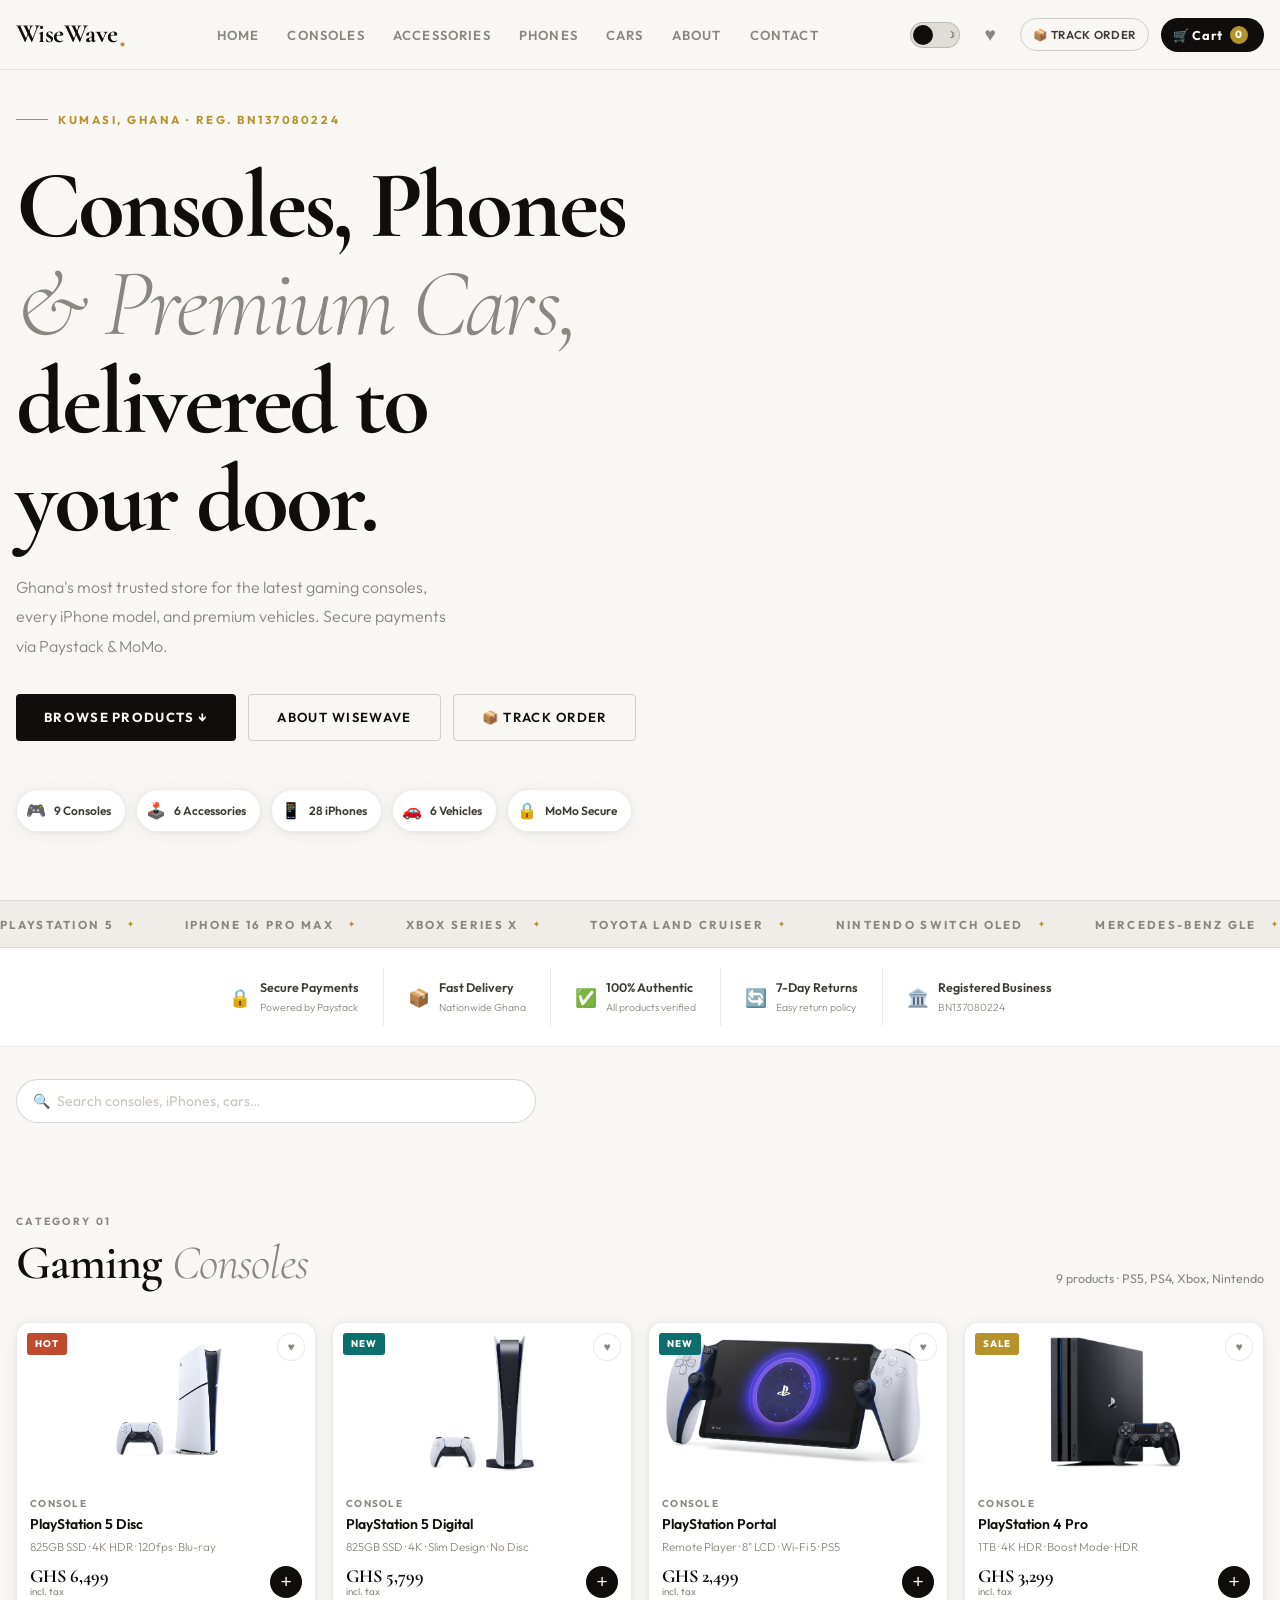
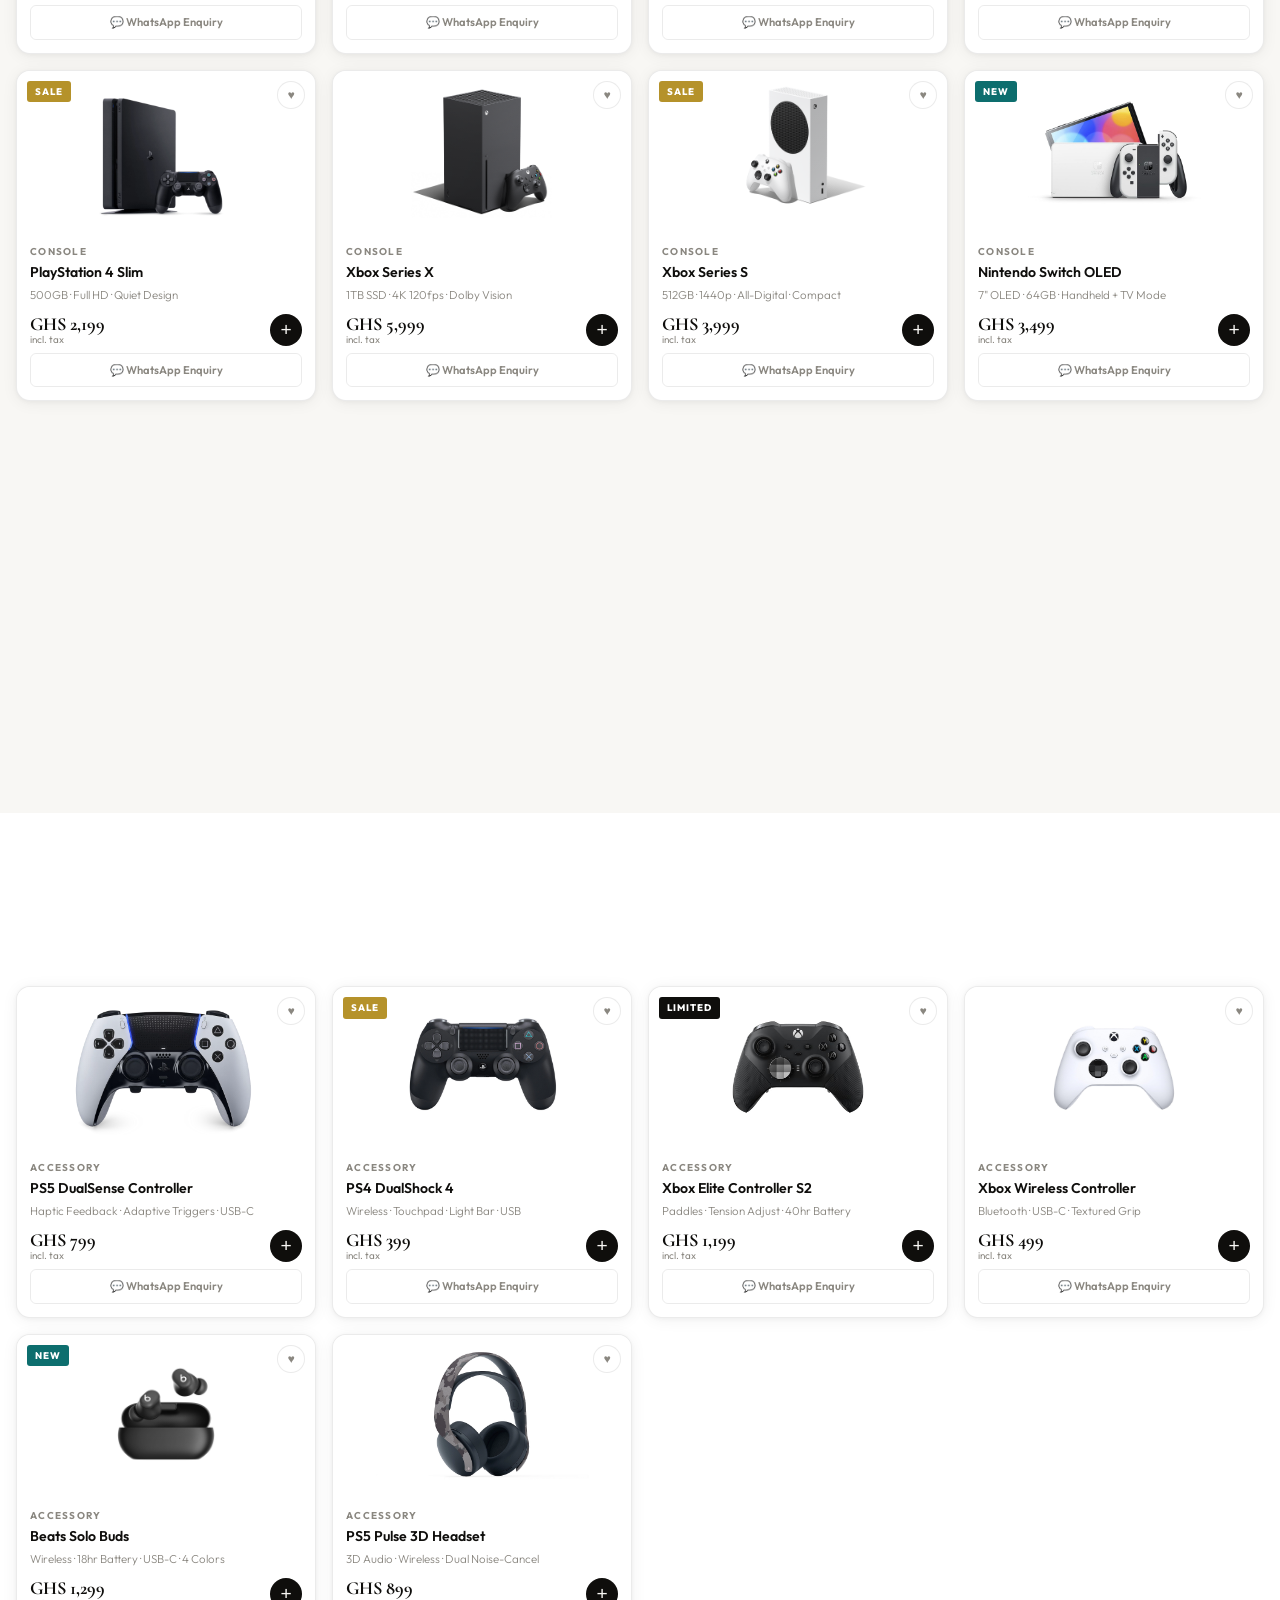
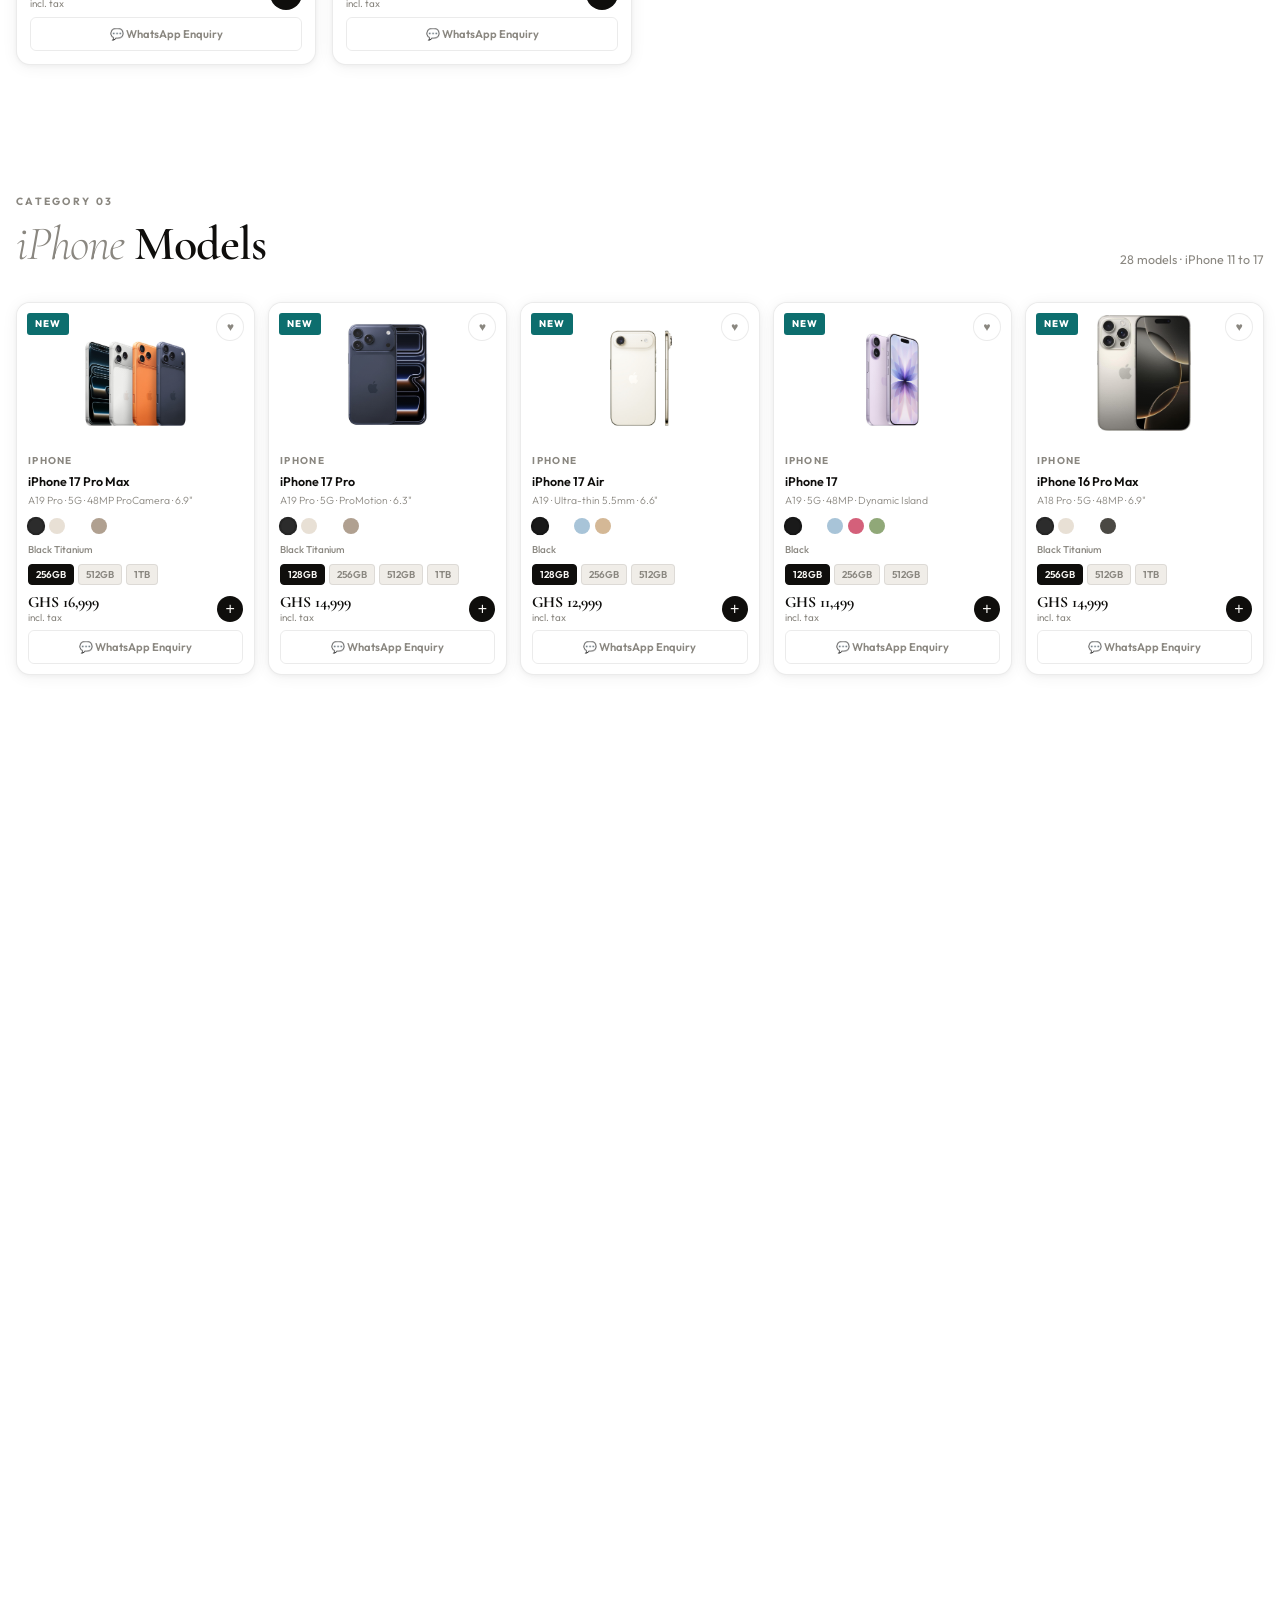
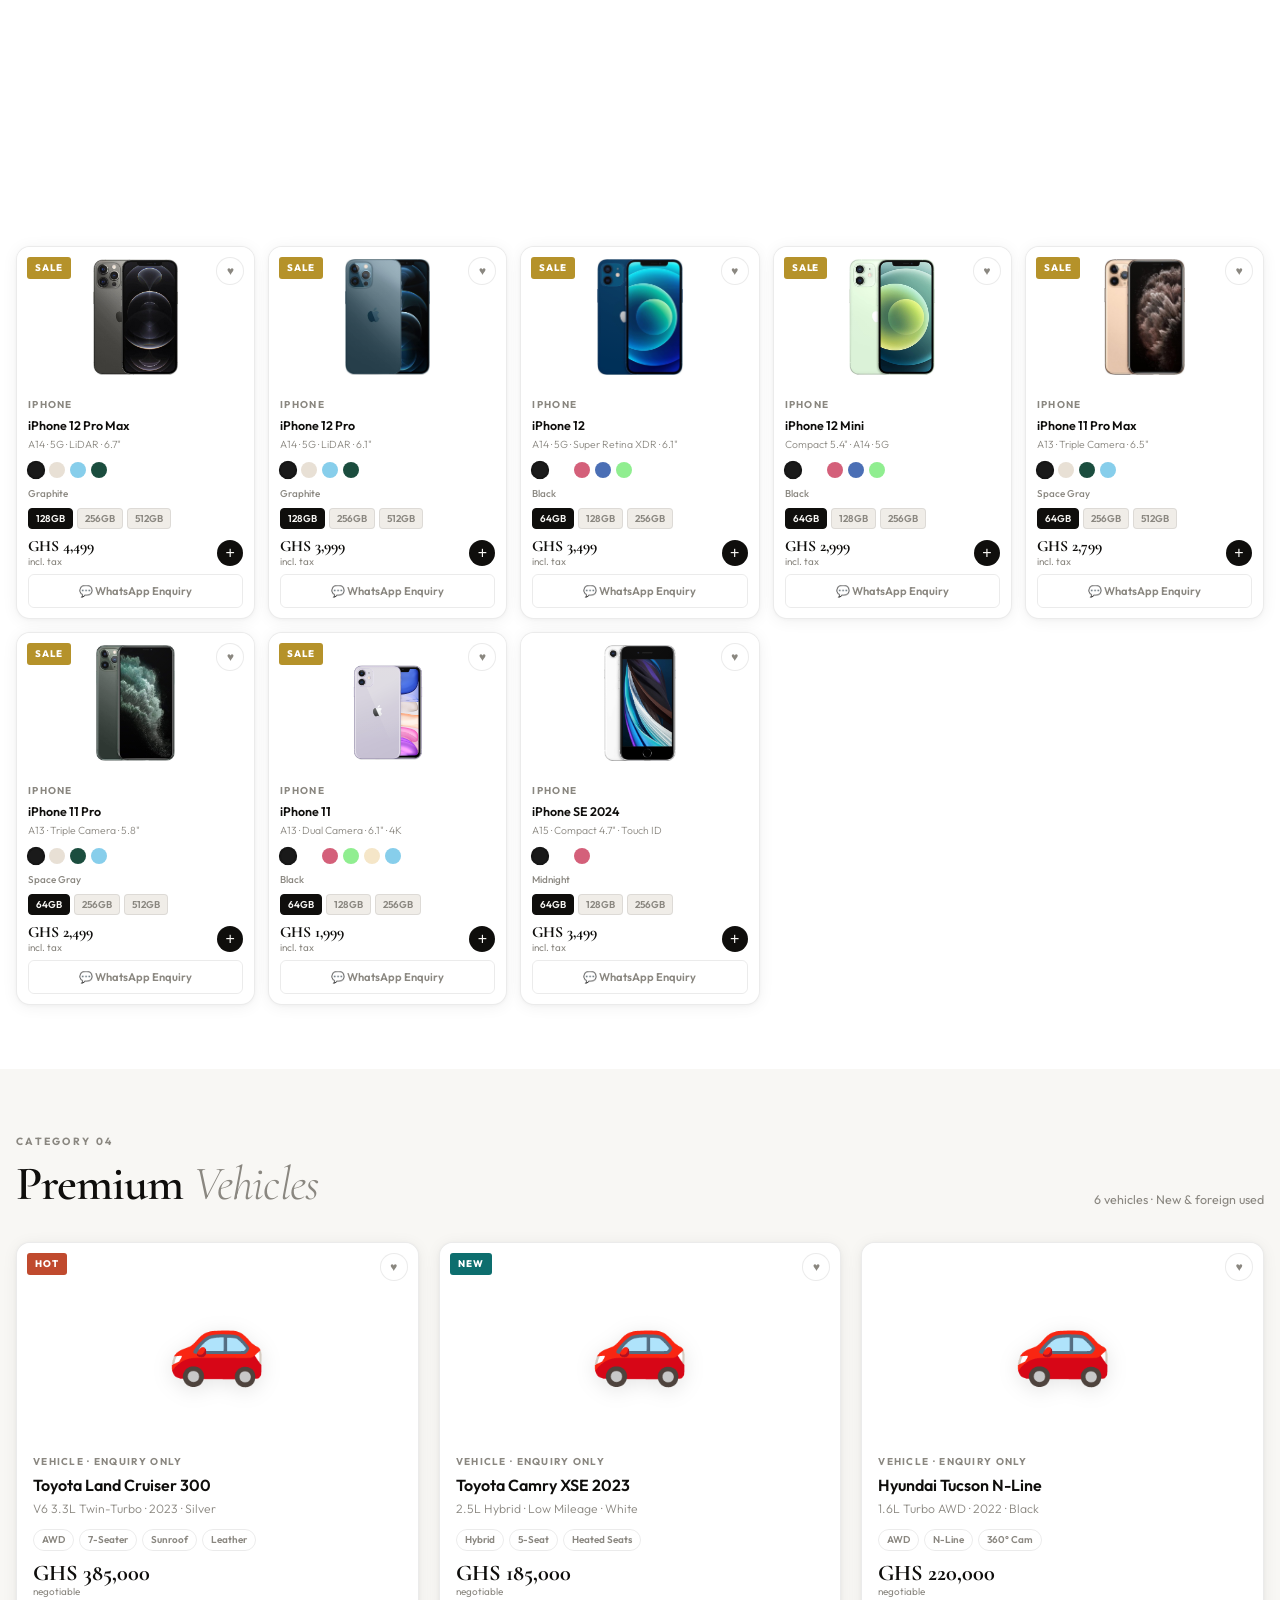
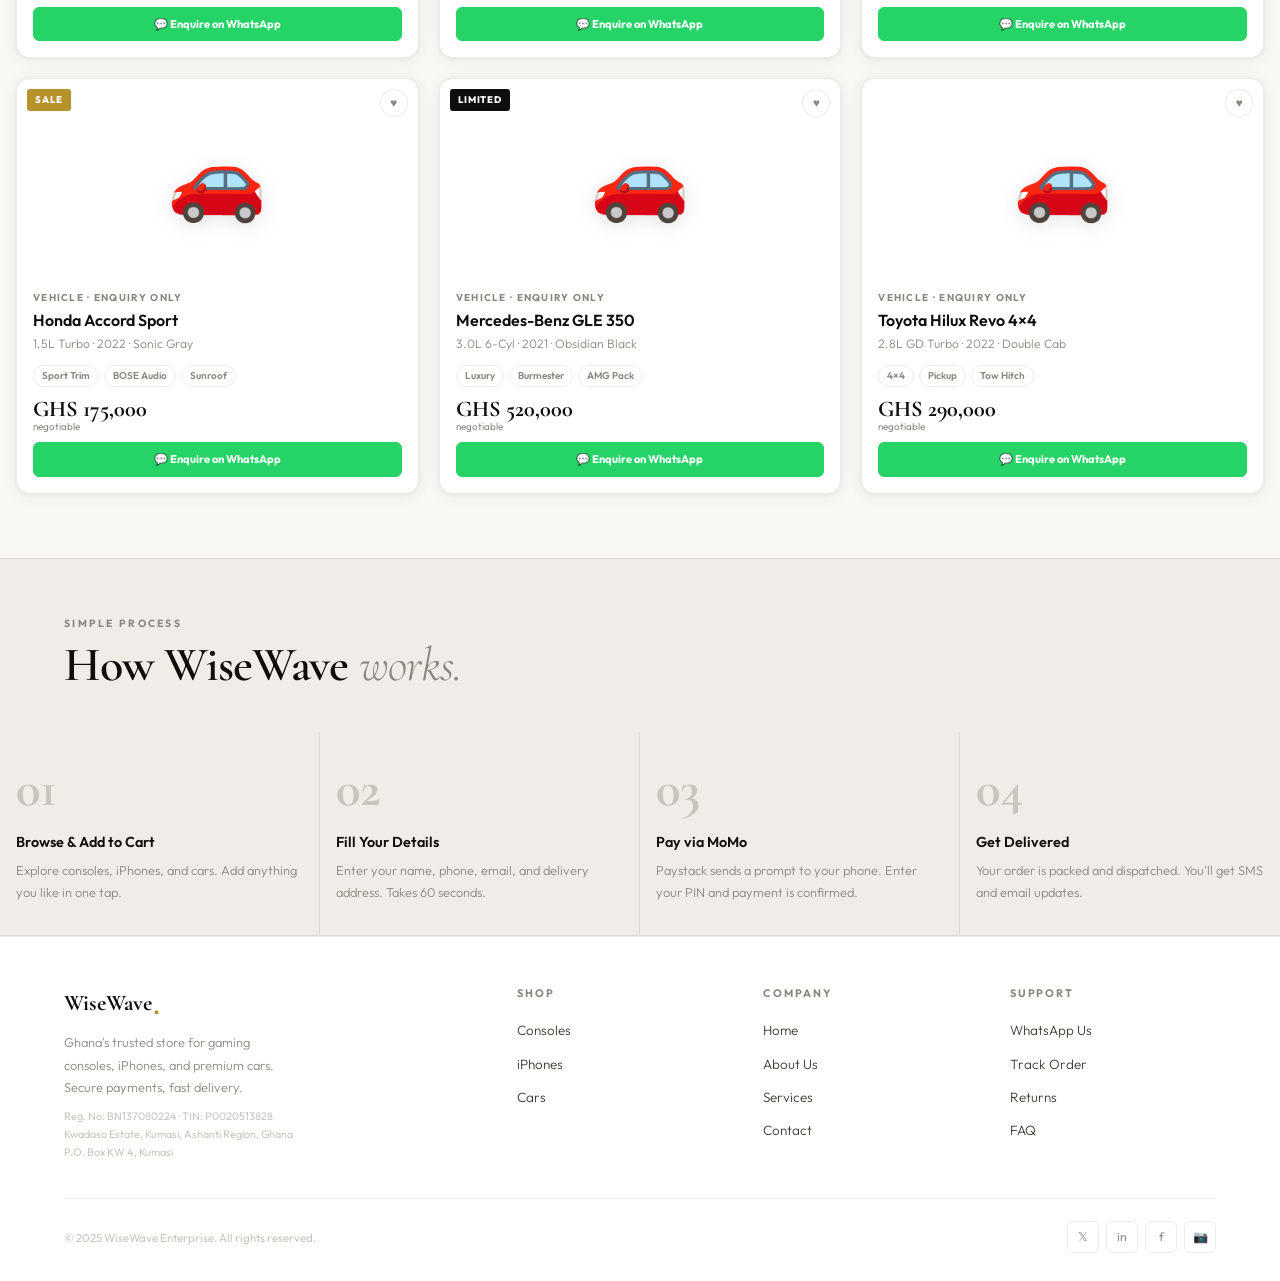
<file: index.html>
<!DOCTYPE html>
<html lang="en" data-theme="light">
<head>
<meta charset="UTF-8">
<meta name="viewport" content="width=device-width, initial-scale=1.0, viewport-fit=cover">
<title>WiseWave — Shop</title>
<link href="https://fonts.googleapis.com/css2?family=Cormorant+Garamond:ital,wght@0,300;0,400;0,600;0,700;1,300;1,400&family=Outfit:wght@300;400;500;600;700&display=swap" rel="stylesheet">
<style>
/* ══════════════ TOKENS ══════════════ */
:root{--tr:.35s cubic-bezier(.4,0,.2,1);}
[data-theme="light"]{
  --bg:#f8f7f4;--bg2:#ffffff;--bg3:#f0ede8;--bg4:#e8e4de;
  --surface:#fff;--card:#fff;
  --border:rgba(0,0,0,.08);--border2:rgba(0,0,0,.16);
  --text:#0f0e0c;--text2:#3d3b35;--muted:#8a8780;--faint:#c8c5be;
  --gold:#b5922a;--gold-light:rgba(181,146,42,.1);--gold-border:rgba(181,146,42,.25);
  --teal:#0d6e6e;--teal-light:rgba(13,110,110,.1);
  --coral:#c04a2e;
  --nav-bg:rgba(248,247,244,.92);
  --tog-bg:#e0ddd6;--tog-k:#0f0e0c;
  --sh:0 2px 16px rgba(0,0,0,.06),0 1px 4px rgba(0,0,0,.04);
  --sh-h:0 16px 48px rgba(0,0,0,.13),0 2px 8px rgba(0,0,0,.06);
  --sh-lg:0 24px 64px rgba(0,0,0,.15);
}
[data-theme="dark"]{
  --bg:#0c0c0f;--bg2:#141418;--bg3:#1a1a20;--bg4:#212128;
  --surface:#141418;--card:#1c1c24;
  --border:rgba(255,255,255,.07);--border2:rgba(255,255,255,.15);
  --text:#f2f0eb;--text2:#c0bdb5;--muted:#7a7870;--faint:#3a3830;
  --gold:#d4aa50;--gold-light:rgba(212,170,80,.12);--gold-border:rgba(212,170,80,.25);
  --teal:#4db8b8;--teal-light:rgba(77,184,184,.12);
  --coral:#e07060;
  --nav-bg:rgba(12,12,15,.92);
  --tog-bg:#2a2a35;--tog-k:#e8d5a3;
  --sh:0 2px 16px rgba(0,0,0,.4);
  --sh-h:0 16px 48px rgba(0,0,0,.65);
  --sh-lg:0 24px 64px rgba(0,0,0,.75);
}

*,*::before,*::after{box-sizing:border-box;margin:0;padding:0;}
html{scroll-behavior:smooth;-webkit-tap-highlight-color:transparent;}
body{background:var(--bg);color:var(--text);font-family:'Outfit',sans-serif;font-weight:400;line-height:1.65;overflow-x:hidden;transition:background var(--tr),color var(--tr);}
::selection{background:var(--gold);color:#fff;}

/* ══════════════ NAV ══════════════ */
.nav{position:fixed;top:0;left:0;right:0;z-index:200;height:70px;background:var(--nav-bg);backdrop-filter:blur(20px) saturate(180%);-webkit-backdrop-filter:blur(20px) saturate(180%);border-bottom:1px solid var(--border);display:flex;align-items:center;padding:0 5%;gap:16px;transition:background var(--tr),border-color var(--tr);}
.logo{font-family:'Cormorant Garamond',serif;font-size:1.65rem;font-weight:700;color:var(--text);letter-spacing:-.02em;display:flex;align-items:baseline;gap:.04em;white-space:nowrap;text-decoration:none;}
.logo-dot{color:var(--gold);font-size:2.1rem;line-height:0;position:relative;top:4px;}
.nav-links{display:flex;gap:.25rem;list-style:none;flex:1;justify-content:center;}
.nav-links a{color:var(--muted);font-size:.82rem;font-weight:600;letter-spacing:.09em;text-transform:uppercase;padding:.4rem .75rem;border-radius:4px;transition:color .2s,background .2s;text-decoration:none;}
.nav-links a:hover{color:var(--text);background:var(--bg3);}
.nav-links a.active{color:var(--gold);}
.nav-right{display:flex;align-items:center;gap:.75rem;margin-left:auto;}
/* toggle */
.tog{width:50px;height:26px;background:var(--tog-bg);border-radius:50px;border:1px solid var(--border2);cursor:pointer;position:relative;transition:background var(--tr);flex-shrink:0;}
.tog::after{content:'';position:absolute;top:2px;left:2px;width:20px;height:20px;border-radius:50%;background:var(--tog-k);transition:transform var(--tr);}
[data-theme="dark"] .tog::after{transform:translateX(24px);}
.tog-sun{position:absolute;top:50%;left:5px;transform:translateY(-50%);font-size:9px;pointer-events:none;}
.tog-moon{position:absolute;top:50%;right:4px;transform:translateY(-50%);font-size:9px;pointer-events:none;}
/* cart btn */
.cart-btn{display:flex;align-items:center;gap:7px;background:var(--text);color:var(--bg);border:none;border-radius:50px;padding:8px 16px 8px 12px;font-family:'Outfit',sans-serif;font-size:.8rem;font-weight:700;letter-spacing:.05em;cursor:pointer;transition:opacity .2s,transform .15s;white-space:nowrap;}
.cart-btn:hover{opacity:.82;transform:translateY(-1px);}
/* track order button */
.nav-track-btn{background:transparent;color:var(--text2);border:1px solid var(--border2);border-radius:50px;padding:6px 12px;font-family:'Outfit',sans-serif;font-size:.72rem;font-weight:600;letter-spacing:.06em;text-transform:uppercase;cursor:pointer;transition:all .2s;white-space:nowrap;text-decoration:none;display:inline-flex;align-items:center;gap:4px;}
.nav-track-btn:hover{background:var(--text);color:var(--bg);border-color:var(--text);}
.cart-pill{background:var(--gold);color:#fff;border-radius:50px;font-size:.65rem;font-weight:800;min-width:18px;height:18px;padding:0 4px;display:flex;align-items:center;justify-content:center;}
/* wishlist icon button */
.wish-icon-btn{position:relative;background:none;border:none;cursor:pointer;width:36px;height:36px;display:flex;align-items:center;justify-content:center;color:var(--muted);font-size:1.2rem;border-radius:50%;transition:background .2s,color .2s;flex-shrink:0;}
.wish-icon-btn:hover{background:var(--bg3);color:var(--coral);}
.wish-icon-btn .wish-count-pill{position:absolute;top:0;right:0;background:var(--coral);color:#fff;border-radius:50px;font-size:.52rem;font-weight:800;min-width:15px;height:15px;padding:0 3px;display:none;align-items:center;justify-content:center;line-height:1;}
/* hamburger */
.ham{display:none;background:none;border:none;color:var(--text);cursor:pointer;padding:4px 6px;font-size:1.5rem;line-height:1;-webkit-tap-highlight-color:transparent;flex-shrink:0;}

/* mobile menu */
.mob-menu{display:none;position:fixed;top:70px;left:0;right:0;z-index:199;background:var(--surface);border-bottom:1px solid var(--border);padding:14px 20px 18px;flex-direction:column;gap:2px;box-shadow:var(--sh-lg);}
.mob-menu.open{display:flex;}
.mob-menu a{color:var(--text2);font-size:.92rem;font-weight:500;padding:11px 0;border-bottom:1px solid var(--border);text-decoration:none;transition:color .2s;}
.mob-menu a:last-child{border-bottom:none;}
.mob-menu a:hover{color:var(--text);}

/* ══════════════ HERO ══════════════ */
.hero{min-height:100svh;display:flex;flex-direction:column;justify-content:center;padding:90px 5% 48px;position:relative;overflow:hidden;}
.hero-orb{position:absolute;border-radius:50%;filter:blur(90px);pointer-events:none;}
.orb1{width:600px;height:600px;right:-120px;top:-120px;background:rgba(181,146,42,.05);}
.orb2{width:420px;height:420px;left:5%;bottom:-80px;background:rgba(13,110,110,.05);}
.hero>*{position:relative;z-index:1;}
.hero-inner{max-width:1440px;margin:0 auto;width:100%;}
.hero-ey{display:flex;align-items:center;gap:10px;font-size:.72rem;letter-spacing:.22em;text-transform:uppercase;color:var(--gold);font-weight:700;margin-bottom:28px;}
.hero-ey-line{width:32px;height:1px;background:var(--gold);}
.hero h1{font-family:'Cormorant Garamond',serif;font-size:clamp(3rem,7.5vw,6.5rem);font-weight:300;line-height:1.02;letter-spacing:-.03em;max-width:840px;margin-bottom:24px;}
.hero h1 strong{font-weight:700;}
.hero h1 em{font-style:italic;color:var(--muted);}
.hero-sub{color:var(--muted);font-size:clamp(.88rem,1.5vw,1rem);font-weight:300;max-width:440px;margin-bottom:32px;line-height:1.85;}
.hero-ctas{display:flex;gap:12px;flex-wrap:wrap;align-items:center;margin-bottom:48px;}
.btn-primary{background:var(--text);color:var(--bg);border:none;border-radius:4px;padding:13px 28px;font-family:'Outfit',sans-serif;font-size:.82rem;font-weight:700;letter-spacing:.1em;text-transform:uppercase;cursor:pointer;text-decoration:none;display:inline-block;transition:transform .15s,opacity .2s;}
.btn-primary:hover{transform:translateY(-2px);opacity:.88;}
.btn-ghost{background:transparent;color:var(--text);border:1.5px solid var(--border2);border-radius:4px;padding:12px 28px;font-family:'Outfit',sans-serif;font-size:.82rem;font-weight:600;letter-spacing:.1em;text-transform:uppercase;cursor:pointer;text-decoration:none;display:inline-block;transition:all .2s;}
.btn-ghost:hover{background:var(--text);color:var(--bg);border-color:var(--text);}
/* pills */
.hero-pills{display:flex;gap:10px;flex-wrap:wrap;}
.hero-pill{display:flex;align-items:center;gap:8px;background:var(--card);border:1px solid var(--border);border-radius:50px;padding:7px 14px 7px 9px;font-size:.75rem;font-weight:600;color:var(--text2);box-shadow:var(--sh);}
.hero-pill-ic{font-size:1rem;}

/* ══════════════ TICKER ══════════════ */
.ticker{border-top:1px solid var(--border);border-bottom:1px solid var(--border);padding:.85rem 0;overflow:hidden;background:var(--bg3);transition:background var(--tr);}
.ticker-track{display:flex;gap:3rem;width:max-content;animation:tick 35s linear infinite;}
.tick-item{font-size:.72rem;font-weight:700;letter-spacing:.2em;text-transform:uppercase;color:var(--muted);white-space:nowrap;display:flex;align-items:center;gap:.9rem;}
.tick-item::after{content:'✦';color:var(--gold);font-size:.5rem;}
@keyframes tick{to{transform:translateX(-50%);}}

/* ══════════════ TRUST BAR ══════════════ */
.trust-bar{padding:20px 5%;display:flex;justify-content:center;gap:0;flex-wrap:wrap;border-bottom:1px solid var(--border);background:var(--bg2);transition:background var(--tr);}
.trust-item{display:flex;align-items:center;gap:9px;padding:10px 24px;border-right:1px solid var(--border);}
.trust-item:last-child{border-right:none;}
.trust-icon{font-size:1.1rem;}
.trust-ttl{font-size:.78rem;font-weight:600;color:var(--text2);}
.trust-sub{font-size:.65rem;color:var(--muted);font-weight:300;}

/* ══════════════ SECTION ══════════════ */
.section{padding:64px 5%;}
.section-inner{max-width:1440px;margin:0 auto;}
.section-alt{background:var(--bg2);transition:background var(--tr);}
.sec-head{display:flex;align-items:flex-end;justify-content:space-between;margin-bottom:32px;gap:16px;flex-wrap:wrap;}
.sec-kicker{font-size:.65rem;letter-spacing:.22em;text-transform:uppercase;color:var(--muted);font-weight:700;margin-bottom:7px;}
.sec-title{font-family:'Cormorant Garamond',serif;font-size:clamp(1.9rem,4vw,3rem);font-weight:600;letter-spacing:-.02em;line-height:1.1;}
.sec-title em{font-style:italic;color:var(--muted);font-weight:300;}
.sec-meta{color:var(--muted);font-size:.78rem;font-weight:400;}

/* ══════════════ GRIDS ══════════════ */
/* CONSOLES: 4 col → 2 col mobile */
.grid-consoles{display:grid;grid-template-columns:repeat(4,1fr);gap:16px;}
/* ACCESSORIES: 4 col → 2 col mobile */
.grid-accessories{display:grid;grid-template-columns:repeat(4,1fr);gap:16px;}
/* PHONES: 5 col → 3 col tablet → 2 col mobile */
.grid-phones{display:grid;grid-template-columns:repeat(5,1fr);gap:13px;}
/* CARS: 3 col → 2 col tablet → 1 col mobile */
.grid-cars{display:grid;grid-template-columns:repeat(3,1fr);gap:20px;}

/* ══════════════ PRODUCT CARD ══════════════ */
.pcard{background:var(--card);border:1px solid var(--border);border-radius:14px;overflow:hidden;display:flex;flex-direction:column;transition:transform .3s,box-shadow .3s,border-color .3s;box-shadow:var(--sh);position:relative;}
.pcard:hover{transform:translateY(-6px);box-shadow:var(--sh-h);border-color:var(--border2);}

/* Thumb */
.pthumb{display:flex;align-items:center;justify-content:center;position:relative;overflow:hidden;flex-shrink:0;}
 .pthumb-console{height:160px;background:#ffffff;}
 .pthumb-phone{height:140px;background:#ffffff;}
 .pthumb-car{height:195px;background:#ffffff;}
.pthumb-em{font-size:3.8rem;transition:transform .3s;filter:drop-shadow(0 4px 10px rgba(0,0,0,.1));}
.pthumb-console .pthumb-em{font-size:4rem;}
.pthumb-car .pthumb-em{font-size:5rem;}
.pcard:hover .pthumb-em{transform:scale(1.06) translateY(-4px);}
.pthumb-shine{position:absolute;inset:0;background:radial-gradient(circle at 50% 0%,rgba(255,255,255,.07) 0%,transparent 65%);pointer-events:none;}
/* Real product image inside thumb */
.pthumb-img{width:100%;height:100%;object-fit:contain;padding:12px;transition:transform .3s;}
.pcard:hover .pthumb-img{transform:scale(1.05);}
.pthumb-img.cover{object-fit:cover;padding:0;}

/* Badge */
.pbadge{position:absolute;top:10px;left:10px;z-index:2;font-size:.6rem;font-weight:800;letter-spacing:.1em;text-transform:uppercase;padding:3px 8px;border-radius:3px;color:#fff;}
.pb-new{background:var(--teal);}
.pb-hot{background:var(--coral);}
.pb-sale{background:var(--gold);}
.pb-ltd{background:var(--text);}

/* Wishlist */
.pwish{position:absolute;top:10px;right:10px;z-index:2;width:28px;height:28px;border-radius:50%;background:var(--bg2);border:1px solid var(--border);display:flex;align-items:center;justify-content:center;font-size:.75rem;cursor:pointer;transition:all .2s;color:var(--muted);}
.pwish:hover,.pwish.on{background:#fee2e2;color:#dc2626;border-color:#dc2626;}

/* Info */
.pinfo{padding:13px;flex:1;display:flex;flex-direction:column;}
.pcat{font-size:.62rem;color:var(--muted);text-transform:uppercase;letter-spacing:.13em;font-weight:700;margin-bottom:4px;}
.pname{font-size:.88rem;font-weight:600;line-height:1.25;margin-bottom:4px;color:var(--text);}
.pspec{font-size:.72rem;color:var(--muted);font-weight:300;line-height:1.5;flex:1;margin-bottom:11px;}
.pfoot{display:flex;align-items:center;justify-content:space-between;gap:8px;margin-top:auto;}
.pprice{font-family:'Cormorant Garamond',serif;font-size:1.15rem;font-weight:700;color:var(--text);line-height:1;}
.pprice-sub{font-family:'Outfit',sans-serif;font-size:.62rem;color:var(--muted);font-weight:400;display:block;margin-top:2px;}
.padd{width:32px;height:32px;border-radius:50%;background:var(--text);color:var(--bg);border:none;font-size:1.2rem;font-weight:300;cursor:pointer;display:flex;align-items:center;justify-content:center;flex-shrink:0;transition:transform .15s,opacity .18s;}
.padd:hover{transform:scale(1.12);opacity:.8;}
.padd:active{transform:scale(.94);}

/* ─── COLOR SWATCHES ─── */
.color-swatches{display:flex;gap:5px;flex-wrap:wrap;margin-bottom:8px;}
.cswatch{width:16px;height:16px;border-radius:50%;border:2px solid transparent;cursor:pointer;transition:transform .15s,border-color .15s;flex-shrink:0;}
.cswatch:hover{transform:scale(1.2);}
.cswatch.active{border-color:var(--border2);transform:scale(1.15);}
.cselected{font-size:.62rem;color:var(--muted);margin-bottom:6px;font-weight:500;}

/* ─── STORAGE BUTTONS ─── */
.storage-opts{display:flex;gap:4px;flex-wrap:wrap;margin-bottom:10px;}
.storebtn{background:var(--bg3);border:1px solid var(--border);border-radius:4px;padding:3px 7px;font-size:.62rem;font-weight:600;cursor:pointer;color:var(--muted);transition:all .18s;font-family:'Outfit',sans-serif;}
.storebtn:hover{border-color:var(--border2);color:var(--text);}
.storebtn.active{background:var(--text);color:var(--bg);border-color:var(--text);}

/* ─── ENQUIRY BUTTON ─── */
.penq{display:flex;align-items:center;justify-content:center;gap:5px;width:100%;background:transparent;border:1px solid var(--border);border-radius:6px;padding:7px;font-family:'Outfit',sans-serif;font-size:.7rem;font-weight:600;color:var(--muted);cursor:pointer;margin-top:7px;transition:all .18s;text-decoration:none;}
.penq:hover{background:#25d366;color:#fff;border-color:#25d366;}

/* Phone compact overrides */
.pcard-phone .pinfo{padding:10px 11px;}
.pcard-phone .pname{font-size:.78rem;}
.pcard-phone .pspec{font-size:.65rem;margin-bottom:9px;}
.pcard-phone .pprice{font-size:.98rem;}
.pcard-phone .padd{width:26px;height:26px;font-size:1rem;}

/* Car expanded overrides */
.pcard-car .pinfo{padding:16px;}
.pcard-car .pname{font-size:1rem;margin-bottom:5px;}
.pcard-car .pspec{font-size:.76rem;}
.pcard-car .pprice{font-size:1.4rem;}
.pcard-car .padd{width:38px;height:38px;font-size:1.3rem;}
.car-tags{display:flex;gap:5px;flex-wrap:wrap;margin-bottom:11px;}
.car-tag{font-size:.62rem;padding:2px 8px;border-radius:50px;border:1px solid var(--border);color:var(--muted);font-weight:600;}

/* ══════════════ HOW SECTION ══════════════ */
.how-section{background:var(--bg3);border-top:1px solid var(--border);border-bottom:1px solid var(--border);transition:background var(--tr);}
.how-inner{max-width:1440px;margin:0 auto;}
.how-header{padding:56px 5% 0;}
.how-grid{display:grid;grid-template-columns:repeat(4,1fr);}
.how-step{padding:32px 5%;border-right:1px solid var(--border);transition:background .2s;}
.how-step:last-child{border-right:none;}
.how-step:hover{background:var(--bg2);}
.step-n{font-family:'Cormorant Garamond',serif;font-size:3.2rem;font-weight:700;line-height:1;color:var(--faint);margin-bottom:16px;display:block;}
.step-ttl{font-weight:600;font-size:.9rem;margin-bottom:5px;}
.step-dsc{font-size:.8rem;color:var(--muted);font-weight:300;line-height:1.7;}

/* ══════════════ CART DRAWER ══════════════ */
.overlay{position:fixed;inset:0;background:rgba(0,0,0,.55);z-index:300;opacity:0;pointer-events:none;transition:opacity .3s;backdrop-filter:blur(4px);}
.overlay.open{opacity:1;pointer-events:all;}
.drawer{position:fixed;top:0;right:-110%;height:100dvh;width:460px;max-width:100vw;background:var(--surface);border-left:1px solid var(--border);z-index:301;display:flex;flex-direction:column;transition:right .38s cubic-bezier(.4,0,.2,1);box-shadow:var(--sh-lg);}
.drawer.open{right:0;}
.drawer-head{padding:22px 22px 18px;border-bottom:1px solid var(--border);display:flex;justify-content:space-between;align-items:flex-start;}
.drawer-title{font-family:'Cormorant Garamond',serif;font-size:1.5rem;font-weight:600;}
.drawer-sub{font-size:.72rem;color:var(--muted);margin-top:2px;}
.close-x{background:none;border:none;color:var(--muted);font-size:1.15rem;cursor:pointer;line-height:1;padding:3px;transition:color .2s;}
.close-x:hover{color:var(--text);}
.drawer-body{flex:1;overflow-y:auto;padding:16px 22px;display:flex;flex-direction:column;gap:11px;}
.drawer-body::-webkit-scrollbar{width:4px;}
.drawer-body::-webkit-scrollbar-thumb{background:var(--faint);border-radius:4px;}
.cart-item{display:flex;align-items:center;gap:11px;background:var(--bg3);border:1px solid var(--border);border-radius:10px;padding:12px;}
.ci-ic{font-size:1.7rem;min-width:38px;text-align:center;}
.ci-info{flex:1;min-width:0;}
.ci-name{font-size:.82rem;font-weight:600;white-space:nowrap;overflow:hidden;text-overflow:ellipsis;margin-bottom:2px;}
.ci-price{font-family:'Cormorant Garamond',serif;font-size:.95rem;color:var(--muted);}
.ci-qty{display:flex;align-items:center;gap:6px;margin-top:5px;}
.qb{background:var(--bg4);border:none;width:22px;height:22px;border-radius:5px;cursor:pointer;font-size:.9rem;color:var(--text);display:flex;align-items:center;justify-content:center;transition:background .15s;}
.qb:hover{background:var(--border2);}
.qn{font-size:.8rem;font-weight:700;min-width:16px;text-align:center;}
.ci-del{background:none;border:none;color:var(--faint);cursor:pointer;font-size:.88rem;padding:4px;transition:color .18s;flex-shrink:0;}
.ci-del:hover{color:#dc2626;}
.empty-cart{text-align:center;padding:60px 20px;color:var(--muted);flex:1;display:flex;flex-direction:column;align-items:center;justify-content:center;}
.empty-ic{font-size:2.8rem;opacity:.4;margin-bottom:10px;}
.empty-txt{font-size:.85rem;}
.drawer-foot{padding:16px 22px;border-top:1px solid var(--border);}
.d-sub-row{display:flex;justify-content:space-between;font-size:.75rem;color:var(--muted);margin-bottom:4px;}
.d-total-row{display:flex;justify-content:space-between;margin-bottom:16px;}
.d-total-lbl{font-weight:600;font-size:.8rem;}
.d-total-amt{font-family:'Cormorant Garamond',serif;font-size:1.5rem;font-weight:700;}
.checkout-btn{width:100%;background:var(--text);color:var(--bg);border:none;border-radius:7px;padding:14px;font-family:'Outfit',sans-serif;font-size:.8rem;font-weight:800;letter-spacing:.09em;text-transform:uppercase;cursor:pointer;transition:opacity .2s,transform .15s;display:flex;align-items:center;justify-content:center;gap:8px;}
.checkout-btn:hover{opacity:.82;transform:translateY(-1px);}
.sec-note{text-align:center;margin-top:8px;font-size:.68rem;color:var(--muted);display:flex;align-items:center;justify-content:center;gap:4px;}

/* ══════════════ SHOP SEARCH ══════════════ */
.shop-search-bar{padding:20px 5% 0;max-width:1440px;margin:0 auto;}
.shop-search-wrap{position:relative;max-width:520px;}
.shop-search-input{width:100%;background:var(--bg2);border:1.5px solid var(--border2);color:var(--text);padding:12px 44px 12px 16px;border-radius:50px;font-family:'Outfit',sans-serif;font-size:.88rem;outline:none;transition:border-color .2s,box-shadow .2s;}
.shop-search-input:focus{border-color:var(--gold);box-shadow:0 0 0 3px var(--gold-light);}
.shop-search-input::placeholder{color:var(--faint);}
.shop-search-icon{position:absolute;right:14px;top:50%;transform:translateY(-50%);font-size:1rem;pointer-events:none;opacity:.5;}
.shop-search-clear{position:absolute;right:14px;top:50%;transform:translateY(-50%);background:none;border:none;color:var(--muted);font-size:.85rem;cursor:pointer;padding:2px;display:none;}
.shop-search-results{font-size:.74rem;color:var(--muted);margin-top:8px;margin-left:4px;min-height:18px;}
.no-results-msg{text-align:center;padding:48px 20px;color:var(--muted);}
.no-results-msg .nr-ic{font-size:2.5rem;margin-bottom:10px;opacity:.4;}
.no-results-msg p{font-size:.88rem;}

/* ══════════════ WISHLIST DRAWER ══════════════ */
.wish-drawer{position:fixed;top:0;left:-110%;height:100dvh;width:400px;max-width:100vw;background:var(--surface);border-right:1px solid var(--border);z-index:301;display:flex;flex-direction:column;transition:left .38s cubic-bezier(.4,0,.2,1);box-shadow:var(--sh-lg);}
.wish-drawer.open{left:0;}
.wish-btn{background:transparent;border:1px solid var(--border2);color:var(--text2);border-radius:50px;padding:6px 12px;font-family:'Outfit',sans-serif;font-size:.72rem;font-weight:600;cursor:pointer;transition:all .2s;white-space:nowrap;display:inline-flex;align-items:center;gap:4px;}
.wish-btn:hover{background:var(--text);color:var(--bg);border-color:var(--text);}
.wish-count-pill{background:var(--coral);color:#fff;border-radius:50px;font-size:.6rem;font-weight:800;min-width:16px;height:16px;padding:0 3px;display:inline-flex;align-items:center;justify-content:center;}
.modal-wrap{position:fixed;inset:0;z-index:400;background:rgba(0,0,0,.7);display:none;align-items:center;justify-content:center;padding:16px;backdrop-filter:blur(6px);}
.modal-wrap.open{display:flex;}
.modal{background:var(--surface);border:1px solid var(--border);border-radius:16px;width:100%;max-width:520px;max-height:92dvh;overflow-y:auto;box-shadow:var(--sh-lg);animation:modalIn .3s cubic-bezier(.4,0,.2,1);position:relative;}
@keyframes modalIn{from{transform:scale(.95) translateY(10px);opacity:0;}to{transform:scale(1) translateY(0);opacity:1;}}
.modal-head{padding:24px 24px 18px;border-bottom:1px solid var(--border);position:sticky;top:0;background:var(--surface);z-index:1;}
.modal-head h2{font-family:'Cormorant Garamond',serif;font-size:1.65rem;font-weight:600;margin-bottom:2px;}
.modal-head p{color:var(--muted);font-size:.75rem;}
.mclose{position:absolute;top:20px;right:20px;background:none;border:none;color:var(--muted);font-size:1.1rem;cursor:pointer;padding:3px;transition:color .2s;}
.mclose:hover{color:var(--text);}
.modal-body{padding:20px 22px;}
.modal-foot{padding:0 22px 22px;}
.ord-box{background:var(--bg3);border:1px solid var(--border);border-radius:10px;padding:15px;margin-bottom:16px;}
.ord-box-ttl{font-size:.62rem;font-weight:800;letter-spacing:.14em;text-transform:uppercase;color:var(--muted);margin-bottom:10px;}
.ord-line{display:flex;justify-content:space-between;font-size:.8rem;padding:3px 0;color:var(--text2);}
.ord-total{display:flex;justify-content:space-between;border-top:1px solid var(--border);margin-top:9px;padding-top:9px;font-weight:700;}
.ord-total span:last-child{font-family:'Cormorant Garamond',serif;font-size:1.1rem;}
.pay-note{background:var(--teal-light);border:1px solid rgba(13,110,110,.18);border-radius:8px;padding:11px 13px;margin-bottom:16px;font-size:.76rem;color:var(--teal);display:flex;gap:8px;line-height:1.55;}
[data-theme="dark"] .pay-note{border-color:rgba(77,184,184,.2);}
.fsec{font-size:.62rem;font-weight:800;letter-spacing:.14em;text-transform:uppercase;color:var(--muted);margin-bottom:10px;margin-top:16px;}
.fg{margin-bottom:11px;}
.fl{display:block;font-size:.76rem;font-weight:600;color:var(--text2);margin-bottom:5px;}
.fi{width:100%;background:var(--bg3);border:1px solid var(--border);color:var(--text);padding:10px 13px;border-radius:8px;font-family:'Outfit',sans-serif;font-size:.86rem;outline:none;transition:border-color .2s,box-shadow .2s;}
.fi:focus{border-color:var(--border2);}
.fi::placeholder{color:var(--faint);}
.fi.err{border-color:#dc2626;box-shadow:0 0 0 3px rgba(220,38,38,.12);}
.fi.err:focus{border-color:#dc2626;}
.fl.err{color:#dc2626;}
/* phone prefix wrapper */
.ph-wrap{display:flex;align-items:stretch;gap:0;}
.ph-pre{background:var(--bg4);border:1px solid var(--border);border-right:none;border-radius:8px 0 0 8px;padding:0 10px;font-size:.82rem;font-weight:700;color:var(--muted);display:flex;align-items:center;white-space:nowrap;flex-shrink:0;}
.ph-wrap .fi{border-radius:0 8px 8px 0;}

/* ── ADDRESS AUTOCOMPLETE ── */
.ac-wrap{position:relative;flex:1;}
.ac-dropdown{position:absolute;top:calc(100% + 4px);left:0;right:0;background:var(--surface);border:1px solid var(--border2);border-radius:10px;box-shadow:var(--sh-h);z-index:600;overflow:hidden;display:none;max-height:240px;overflow-y:auto;}
.ac-dropdown.open{display:block;}
.ac-dropdown::-webkit-scrollbar{width:4px;}
.ac-dropdown::-webkit-scrollbar-thumb{background:var(--faint);border-radius:4px;}
.ac-item{display:flex;align-items:flex-start;gap:10px;padding:10px 13px;cursor:pointer;border-bottom:1px solid var(--border);transition:background .15s;}
.ac-item:last-child{border-bottom:none;}
.ac-item:hover,.ac-item.focused{background:var(--bg3);}
.ac-icon{font-size:1rem;flex-shrink:0;margin-top:1px;opacity:.65;}
.ac-main{font-size:.82rem;font-weight:600;color:var(--text);line-height:1.3;}
.ac-sub{font-size:.72rem;color:var(--muted);font-weight:400;margin-top:1px;}
.ac-loading{padding:12px 13px;font-size:.78rem;color:var(--muted);display:flex;align-items:center;gap:8px;}
.ac-spinner{width:14px;height:14px;border:2px solid var(--border2);border-top-color:var(--gold);border-radius:50%;animation:spin .7s linear infinite;flex-shrink:0;}
@keyframes spin{to{transform:rotate(360deg);}}
.frow{display:grid;grid-template-columns:1fr 1fr;gap:10px;}
.place-btn{width:100%;background:var(--text);color:var(--bg);border:none;border-radius:8px;padding:14px;font-family:'Outfit',sans-serif;font-size:.82rem;font-weight:800;letter-spacing:.09em;text-transform:uppercase;cursor:pointer;transition:opacity .2s,transform .15s;display:flex;align-items:center;justify-content:center;gap:6px;}
.place-btn:hover{opacity:.82;transform:translateY(-1px);}
/* success */
.success-wrap{text-align:center;padding:40px 20px;}
.suc-ic{font-size:4.5rem;animation:popBounce .5s cubic-bezier(.4,0,.2,1);margin-bottom:14px;}
@keyframes popBounce{0%{transform:scale(0);}65%{transform:scale(1.12);}100%{transform:scale(1);}}
.suc-ttl{font-family:'Cormorant Garamond',serif;font-size:1.9rem;font-weight:600;margin-bottom:10px;}
.suc-txt{color:var(--muted);font-size:.82rem;line-height:1.75;}
.ord-ref{display:inline-block;margin-top:14px;background:var(--bg3);border-radius:50px;padding:5px 16px;font-size:.7rem;font-weight:700;letter-spacing:.1em;color:var(--muted);}

/* ══════════════ TOAST ══════════════ */
.toast-rack{position:fixed;bottom:20px;right:20px;z-index:500;display:flex;flex-direction:column;gap:8px;align-items:flex-end;pointer-events:none;}
.toast{background:var(--text);color:var(--bg);padding:10px 15px;border-radius:7px;font-size:.78rem;font-weight:600;box-shadow:var(--sh-lg);transform:translateX(120%);opacity:0;transition:transform .32s cubic-bezier(.4,0,.2,1),opacity .32s;max-width:280px;}
.toast.show{transform:translateX(0);opacity:1;}

/* ══════════════ FOOTER ══════════════ */
.footer{border-top:1px solid var(--border);padding:48px 5% 28px;background:var(--bg2);transition:background var(--tr);}
.footer-grid{max-width:1440px;margin:0 auto;display:grid;grid-template-columns:2fr 1fr 1fr 1fr;gap:40px;margin-bottom:36px;}
.footer-logo{font-family:'Cormorant Garamond',serif;font-size:1.4rem;font-weight:700;display:flex;align-items:baseline;gap:.04em;margin-bottom:9px;}
.footer-tag{font-size:.8rem;color:var(--muted);font-weight:300;max-width:230px;line-height:1.75;margin-bottom:10px;}
.footer-reg{font-size:.68rem;color:var(--faint);line-height:1.65;}
.footer-col-ttl{font-size:.68rem;letter-spacing:.18em;text-transform:uppercase;color:var(--muted);font-weight:700;margin-bottom:13px;}
.footer-list{list-style:none;display:flex;flex-direction:column;gap:7px;}
.footer-list a{color:var(--text2);font-size:.84rem;font-weight:300;transition:color .2s;text-decoration:none;}
.footer-list a:hover{color:var(--text);}
.footer-bot{max-width:1440px;margin:0 auto;display:flex;justify-content:space-between;align-items:center;padding-top:22px;border-top:1px solid var(--border);flex-wrap:wrap;gap:12px;}
.footer-copy{font-size:.72rem;color:var(--faint);}
.footer-soc{display:flex;gap:7px;}
.fsoc{width:32px;height:32px;border:1px solid var(--border);border-radius:6px;display:flex;align-items:center;justify-content:center;font-size:.76rem;color:var(--muted);text-decoration:none;transition:all .2s;}
.fsoc:hover{border-color:var(--border2);color:var(--text);}

/* ══════════════ FADE IN ══════════════ */
.fade-in{opacity:0;transform:translateY(18px);transition:opacity .6s,transform .6s;}
.fade-in.visible{opacity:1;transform:translateY(0);}

/* ══════════════ RESPONSIVE ══════════════ */

/* Large tablet */
@media(max-width:1200px){
  .grid-phones{grid-template-columns:repeat(4,1fr);}
  .footer-grid{grid-template-columns:1fr 1fr;}
}

/* Tablet */
@media(max-width:960px){
  .nav{padding:0 20px;}
  .nav-links{display:none;}
  .ham{display:flex;}
  .nav-track-btn{display:none;}
  .hero{padding:80px 20px 40px;}
  .section{padding:48px 20px;}
  .grid-consoles{grid-template-columns:repeat(2,1fr);gap:13px;}
  .grid-accessories{grid-template-columns:repeat(2,1fr);gap:13px;}
  .grid-phones{grid-template-columns:repeat(3,1fr);gap:11px;}
  .grid-cars{grid-template-columns:repeat(2,1fr);gap:15px;}
  .how-grid{grid-template-columns:repeat(2,1fr);}
  .how-step{border-right:none;border-bottom:1px solid var(--border);padding:24px 20px;}
  .how-step:nth-child(odd){border-right:1px solid var(--border);}
  .how-step:nth-child(3),.how-step:nth-child(4){border-bottom:none;}
  .how-header{padding:48px 20px 0;}
  .trust-item{padding:10px 16px;}
  .footer{padding:40px 20px 24px;}
}

/* Mobile */
@media(max-width:600px){
  .nav{padding:0 16px;height:62px;gap:8px;}
  .logo{font-size:1.4rem;}
  .logo-dot{font-size:1.8rem;}
  .cart-btn{padding:7px 10px 7px 8px;font-size:.75rem;gap:5px;}
  .mob-menu{top:62px;}

  .hero{padding:74px 16px 36px;min-height:100svh;}
  .orb1,.orb2{display:none;}
  .hero-ey{font-size:.65rem;margin-bottom:20px;}
  .hero h1{font-size:clamp(2.6rem,11vw,3.8rem);margin-bottom:18px;}
  .hero-sub{font-size:.88rem;margin-bottom:24px;}
  .hero-ctas{flex-direction:column;align-items:stretch;gap:10px;margin-bottom:32px;}
  .btn-primary,.btn-ghost{text-align:center;padding:13px 20px;}
  .hero-pills{gap:8px;}
  .hero-pill{font-size:.7rem;padding:6px 11px 6px 8px;}
  .hero-pill-ic{font-size:.9rem;}

  .section{padding:40px 16px;}
  .sec-head{flex-direction:column;align-items:flex-start;gap:8px;margin-bottom:24px;}
  .sec-title{font-size:clamp(1.7rem,6vw,2.2rem);}

  /* CONSOLES: 2 col on mobile */
  .grid-consoles{grid-template-columns:repeat(2,1fr);gap:11px;}
  .pthumb-console{height:120px;}
  .pthumb-console .pthumb-em{font-size:3rem;}

  /* ACCESSORIES: 2 col on mobile */
  .grid-accessories{grid-template-columns:repeat(2,1fr);gap:11px;}

  /* PHONES: 2 col on mobile */
  .grid-phones{grid-template-columns:repeat(2,1fr);gap:9px;}
  .pthumb-phone{height:108px;}
  .pthumb-phone .pthumb-em{font-size:2.8rem;}
  .pcard-phone .pinfo{padding:9px 10px;}
  .pcard-phone .pname{font-size:.72rem;}
  .pcard-phone .pspec{font-size:.6rem;margin-bottom:7px;}
  .pcard-phone .pprice{font-size:.88rem;}
  .pcard-phone .padd{width:24px;height:24px;font-size:.9rem;}

  /* CARS: 1 col on mobile */
  .grid-cars{grid-template-columns:1fr;gap:14px;}
  .pthumb-car{height:170px;}
  .pthumb-car .pthumb-em{font-size:4.5rem;}
  .pcard-car .pinfo{padding:14px;}

  /* How section */
  .how-grid{grid-template-columns:1fr;}
  .how-step{border-right:none!important;border-bottom:1px solid var(--border);}
  .how-step:last-child{border-bottom:none;}
  .step-n{font-size:2.8rem;}

  /* Trust bar */
  .trust-bar{flex-direction:column;padding:14px 16px;gap:0;}
  .trust-item{border-right:none;border-bottom:1px solid var(--border);padding:11px 0;justify-content:flex-start;}
  .trust-item:last-child{border-bottom:none;}

  /* Ticker */
  .ticker{padding:.7rem 0;}
  .tick-item{font-size:.65rem;gap:.7rem;}

  /* Footer */
  .footer{padding:36px 16px 20px;}
  .footer-grid{grid-template-columns:1fr;gap:26px;}

  /* Drawer full width on mobile */
  .drawer{width:100vw;border-left:none;}
  .drawer-head{padding:18px 18px 14px;}
  .drawer-body{padding:14px 18px;}
  .drawer-foot{padding:14px 18px;}

  /* Modal */
  .modal{border-radius:14px;max-height:96dvh;}
  .modal-head{padding:20px 18px 14px;}
  .modal-body{padding:16px 18px;}
  .modal-foot{padding:0 18px 18px;}
  .frow{grid-template-columns:1fr;}

  /* Toast */
  .toast-rack{bottom:72px;right:12px;left:12px;align-items:stretch;}
  .toast{max-width:100%;}
}

/* Very small phones */
@media(max-width:360px){
  .hero h1{font-size:2.4rem;}
  .grid-consoles{grid-template-columns:1fr;}
  .grid-phones{grid-template-columns:1fr;}
  .pthumb-console{height:140px;}
  .pthumb-phone{height:130px;}
}

/* Safe area insets for notched phones */
@supports(padding:max(0px)){
  .nav{padding-left:max(16px,env(safe-area-inset-left));padding-right:max(16px,env(safe-area-inset-right));}
  .hero{padding-left:max(16px,env(safe-area-inset-left));padding-right:max(16px,env(safe-area-inset-right));}
  .section{padding-left:max(16px,env(safe-area-inset-left));padding-right:max(16px,env(safe-area-inset-right));}
  .drawer-foot{padding-bottom:max(16px,env(safe-area-inset-bottom));}
  .modal-wrap{padding-bottom:max(16px,env(safe-area-inset-bottom));}
}
</style>
</head>
<body>

<!-- NAV -->
<nav class="nav">
  <a href="home.html" class="logo">WiseWave<span class="logo-dot">.</span></a>
  <ul class="nav-links">
    <li><a href="home.html">Home</a></li>
    <li><a href="#consoles">Consoles</a></li>
    <li><a href="#accessories">Accessories</a></li>
    <li><a href="#phones">Phones</a></li>
    <li><a href="#cars">Cars</a></li>
    <li><a href="about.html">About</a></li>
    <li><a href="contact.html">Contact</a></li>
  </ul>
  <div class="nav-right">
    <button class="tog" onclick="toggleTheme()" aria-label="Toggle theme">
      <span class="tog-sun">☀</span><span class="tog-moon">☽</span>
    </button>
    <button class="wish-icon-btn" onclick="openWishlist()" aria-label="Wishlist" title="Wishlist">
      ♥<span class="wish-count-pill" id="wishCount">0</span>
    </button>
    <a href="track.html" class="nav-track-btn">📦 Track Order</a>
    <button class="cart-btn" onclick="openCart()">
      🛒 Cart <span class="cart-pill" id="cartCount">0</span>
    </button>
  </div>
  <button class="ham" onclick="toggleMob()" aria-label="Menu">☰</button>
</nav>

<!-- MOBILE MENU -->
<div class="mob-menu" id="mobMenu">
  <a href="home.html" onclick="closeMob()">Home</a>
  <a href="#consoles" onclick="closeMob()">Consoles</a>
  <a href="#accessories" onclick="closeMob()">Accessories</a>
  <a href="#phones" onclick="closeMob()">Phones</a>
  <a href="#cars" onclick="closeMob()">Cars</a>
  <a href="about.html" onclick="closeMob()">About</a>
  <a href="contact.html" onclick="closeMob()">Contact</a>
  <a href="track.html" onclick="closeMob()" style="color:var(--teal);font-weight:600;">📦 Track Your Order</a>
  <a href="#" onclick="closeMob();openWishlist();" style="color:var(--coral);font-weight:600;">♥ Wishlist</a>
  <a href="index.html" onclick="closeMob()">🛒 Shop Now</a>
</div>

<!-- HERO -->
<section class="hero" id="top">
  <div class="hero-inner">
    <div class="hero-ey"><span class="hero-ey-line"></span>Kumasi, Ghana · Reg. BN137080224</div>
    <h1>
      <strong>Consoles, Phones</strong><br>
      <em>&amp; Premium Cars,</em><br>
      <strong>delivered to<br>your door.</strong>
    </h1>
    <p class="hero-sub">Ghana's most trusted store for the latest gaming consoles, every iPhone model, and premium vehicles. Secure payments via Paystack &amp; MoMo.</p>
    <div class="hero-ctas">
      <a href="#consoles" class="btn-primary">Browse Products ↓</a>
      <a href="about.html" class="btn-ghost">About WiseWave</a>
      <a href="track.html" class="btn-ghost" style="display:inline-flex;align-items:center;gap:6px;">📦 Track Order</a>
    </div>
    <div class="hero-pills">
      <div class="hero-pill"><span class="hero-pill-ic">🎮</span> 9 Consoles</div>
      <div class="hero-pill"><span class="hero-pill-ic">🕹️</span> 6 Accessories</div>
      <div class="hero-pill"><span class="hero-pill-ic">📱</span> 28 iPhones</div>
      <div class="hero-pill"><span class="hero-pill-ic">🚗</span> 6 Vehicles</div>
      <div class="hero-pill"><span class="hero-pill-ic">🔒</span> MoMo Secure</div>
    </div>
  </div>
</section>

<!-- TICKER -->
<div class="ticker">
  <div class="ticker-track">
    <span class="tick-item">PlayStation 5</span>
    <span class="tick-item">iPhone 16 Pro Max</span>
    <span class="tick-item">Xbox Series X</span>
    <span class="tick-item">Toyota Land Cruiser</span>
    <span class="tick-item">Nintendo Switch OLED</span>
    <span class="tick-item">Mercedes-Benz GLE</span>
    <span class="tick-item">Secure MoMo Payments</span>
    <span class="tick-item">Kumasi · Nationwide</span>
    <span class="tick-item">PlayStation 5</span>
    <span class="tick-item">iPhone 16 Pro Max</span>
    <span class="tick-item">Xbox Series X</span>
    <span class="tick-item">Toyota Land Cruiser</span>
    <span class="tick-item">Nintendo Switch OLED</span>
    <span class="tick-item">Mercedes-Benz GLE</span>
    <span class="tick-item">Secure MoMo Payments</span>
    <span class="tick-item">Kumasi · Nationwide</span>
  </div>
</div>

<!-- TRUST BAR -->
<div class="trust-bar fade-in">
  <div class="trust-item"><span class="trust-icon">🔒</span><div><div class="trust-ttl">Secure Payments</div><div class="trust-sub">Powered by Paystack</div></div></div>
  <div class="trust-item"><span class="trust-icon">📦</span><div><div class="trust-ttl">Fast Delivery</div><div class="trust-sub">Nationwide Ghana</div></div></div>
  <div class="trust-item"><span class="trust-icon">✅</span><div><div class="trust-ttl">100% Authentic</div><div class="trust-sub">All products verified</div></div></div>
  <div class="trust-item"><span class="trust-icon">🔄</span><div><div class="trust-ttl">7-Day Returns</div><div class="trust-sub">Easy return policy</div></div></div>
  <div class="trust-item"><span class="trust-icon">🏛️</span><div><div class="trust-ttl">Registered Business</div><div class="trust-sub">BN137080224</div></div></div>
</div>

<!-- SHOP SEARCH -->
<div class="section" style="padding-top:32px;padding-bottom:0;" id="shopSearch">
  <div class="section-inner">
    <div class="shop-search-wrap">
      <input class="shop-search-input" type="text" id="shopSearchInput" placeholder="🔍  Search consoles, iPhones, cars…" oninput="runShopSearch(this.value)" autocomplete="off">
      <button class="shop-search-clear" id="searchClearBtn" onclick="clearSearch()">✕</button>
    </div>
    <div class="shop-search-results" id="searchResults"></div>
  </div>
</div>

<!-- ═══ CONSOLES ═══ -->
<section class="section" id="consoles">
  <div class="section-inner">
    <div class="sec-head fade-in">
      <div>
        <div class="sec-kicker">Category 01</div>
        <h2 class="sec-title">Gaming <em>Consoles</em></h2>
      </div>
      <span class="sec-meta">9 products · PS5, PS4, Xbox, Nintendo</span>
    </div>
    <div class="grid-consoles" id="consoleGrid"></div>
  </div>
</section>

<!-- ═══ ACCESSORIES ═══ -->
<section class="section section-alt" id="accessories">
  <div class="section-inner">
    <div class="sec-head fade-in">
      <div>
        <div class="sec-kicker">Category 02</div>
        <h2 class="sec-title">Gaming <em>Accessories</em></h2>
      </div>
      <span class="sec-meta" id="accMeta">— products · Controllers &amp; Audio</span>
    </div>
    <div class="grid-accessories" id="accessoryGrid"></div>
  </div>
</section>

<!-- ═══ PHONES ═══ -->
<section class="section section-alt" id="phones">
  <div class="section-inner">
    <div class="sec-head fade-in">
      <div>
        <div class="sec-kicker">Category 03</div>
        <h2 class="sec-title"><em>iPhone</em> Models</h2>
      </div>
      <span class="sec-meta">28 models · iPhone 11 to 17</span>
    </div>
    <div class="grid-phones" id="phoneGrid"></div>
  </div>
</section>

<!-- ═══ CARS ═══ -->
<section class="section" id="cars">
  <div class="section-inner">
    <div class="sec-head fade-in">
      <div>
        <div class="sec-kicker">Category 04</div>
        <h2 class="sec-title">Premium <em>Vehicles</em></h2>
      </div>
      <span class="sec-meta">6 vehicles · New &amp; foreign used</span>
    </div>
    <div class="grid-cars" id="carGrid"></div>
  </div>
</section>

<!-- HOW IT WORKS -->
<section class="how-section" id="how">
  <div class="how-inner">
    <div class="how-header fade-in">
      <div class="sec-kicker">Simple process</div>
      <h2 class="sec-title" style="font-size:clamp(2rem,4vw,3rem);margin-bottom:40px;">How WiseWave <em>works.</em></h2>
    </div>
    <div class="how-grid">
      <div class="how-step fade-in"><span class="step-n">01</span><div class="step-ttl">Browse &amp; Add to Cart</div><div class="step-dsc">Explore consoles, iPhones, and cars. Add anything you like in one tap.</div></div>
      <div class="how-step fade-in"><span class="step-n">02</span><div class="step-ttl">Fill Your Details</div><div class="step-dsc">Enter your name, phone, email, and delivery address. Takes 60 seconds.</div></div>
      <div class="how-step fade-in"><span class="step-n">03</span><div class="step-ttl">Pay via MoMo</div><div class="step-dsc">Paystack sends a prompt to your phone. Enter your PIN and payment is confirmed.</div></div>
      <div class="how-step fade-in"><span class="step-n">04</span><div class="step-ttl">Get Delivered</div><div class="step-dsc">Your order is packed and dispatched. You'll get SMS and email updates.</div></div>
    </div>
  </div>
</section>

<!-- FOOTER -->
<footer class="footer">
  <div class="footer-grid">
    <div>
      <div class="footer-logo">WiseWave<span class="logo-dot">.</span></div>
      <p class="footer-tag">Ghana's trusted store for gaming consoles, iPhones, and premium cars. Secure payments, fast delivery.</p>
      <div class="footer-reg">Reg. No: BN137080224 · TIN: P0020513828<br>Kwadaso Estate, Kumasi, Ashanti Region, Ghana<br>P.O. Box KW 4, Kumasi</div>
    </div>
    <div>
      <div class="footer-col-ttl">Shop</div>
      <ul class="footer-list">
        <li><a href="#consoles">Consoles</a></li>
        <li><a href="#phones">iPhones</a></li>
        <li><a href="#cars">Cars</a></li>
      </ul>
    </div>
    <div>
      <div class="footer-col-ttl">Company</div>
      <ul class="footer-list">
        <li><a href="home.html">Home</a></li>
        <li><a href="about.html">About Us</a></li>
        <li><a href="services.html">Services</a></li>
        <li><a href="contact.html">Contact</a></li>
      </ul>
    </div>
    <div>
      <div class="footer-col-ttl">Support</div>
      <ul class="footer-list">
        <li><a href="contact.html">WhatsApp Us</a></li>
        <li><a href="contact.html">Track Order</a></li>
        <li><a href="contact.html">Returns</a></li>
        <li><a href="contact.html">FAQ</a></li>
      </ul>
    </div>
  </div>
  <div class="footer-bot">
    <div class="footer-copy">© 2025 WiseWave Enterprise. All rights reserved.</div>
    <div class="footer-soc">
      <a href="#" class="fsoc">𝕏</a>
      <a href="#" class="fsoc">in</a>
      <a href="#" class="fsoc">f</a>
      <a href="#" class="fsoc">📷</a>
    </div>
  </div>
</footer>

<!-- WISHLIST DRAWER -->
<div class="wish-drawer" id="wishDrawer">
  <div class="drawer-head">
    <div>
      <div class="drawer-title">♥ Wishlist</div>
      <div class="drawer-sub" id="wishSub">0 items saved</div>
    </div>
    <button class="close-x" onclick="closeWishlist()">✕</button>
  </div>
  <div class="drawer-body" id="wishBody"></div>
</div>

<!-- OVERLAY + CART DRAWER -->
<div class="overlay" id="overlay" onclick="closeCart();closeWishlist();"></div>
<div class="drawer" id="drawer">
  <div class="drawer-head">
    <div>
      <div class="drawer-title">Your Cart</div>
      <div class="drawer-sub" id="drawerSub">0 items</div>
    </div>
    <button class="close-x" onclick="closeCart()">✕</button>
  </div>
  <div class="drawer-body" id="drawerBody"></div>
  <div class="drawer-foot" id="drawerFoot" style="display:none;">
    <div class="d-sub-row"><span>Subtotal</span><span id="drawerSubtotal">GHS 0</span></div>
    <div class="d-total-row">
      <span class="d-total-lbl">Total</span>
      <span class="d-total-amt" id="drawerTotal">GHS 0</span>
    </div>
    <button class="checkout-btn" onclick="openCheckout()">Checkout → Pay with MoMo</button>
    <div class="sec-note">🔒 Secured by Paystack · MoMo accepted</div>
  </div>
</div>

<!-- CHECKOUT MODAL -->
<div class="modal-wrap" id="checkoutWrap">
  <div class="modal">
    <div class="modal-head">
      <h2>Complete Your Order</h2>
      <p>Fill in your details and pay securely via MoMo</p>
      <button class="mclose" onclick="closeCheckout()">✕</button>
    </div>
    <div class="modal-body" id="modalBody">
      <div class="ord-box" id="ordSummary"></div>
      <div class="pay-note">🔒 Encrypted by Paystack. A MoMo prompt will be sent to your phone after submitting.</div>
      <div class="fsec">Your Details</div>
      <div class="fg"><label class="fl" id="lName">Full Name *</label><input class="fi" type="text" id="cName" placeholder="e.g. Kwame Mensah"></div>
      <div class="frow">
        <div class="fg"><label class="fl" id="lPhone">Phone / WhatsApp *</label>
          <div class="ph-wrap">
            <span class="ph-pre">🇬🇭 +233</span>
            <input class="fi" type="tel" id="cPhone" placeholder="24 XXX XXXX" maxlength="10">
          </div>
        </div>
        <div class="fg"><label class="fl" id="lEmail">Email *</label><input class="fi" type="email" id="cEmail" placeholder="you@email.com"></div>
      </div>
      <div class="fsec">Delivery Details</div>

      <!-- REGION DROPDOWN -->
      <div class="fg">
        <label class="fl">Ghana Region *</label>
        <select class="fi" id="cRegion" onchange="updateDeliveryEstimate()" style="cursor:pointer;">
          <option value="">Select your region…</option>
          <option value="Ashanti">Ashanti Region</option>
          <option value="Greater Accra">Greater Accra Region</option>
          <option value="Western">Western Region</option>
          <option value="Eastern">Eastern Region</option>
          <option value="Central">Central Region</option>
          <option value="Volta">Volta Region</option>
          <option value="Brong-Ahafo">Brong-Ahafo Region</option>
          <option value="Northern">Northern Region</option>
          <option value="Upper East">Upper East Region</option>
          <option value="Upper West">Upper West Region</option>
          <option value="Oti">Oti Region</option>
          <option value="Bono East">Bono East Region</option>
          <option value="Ahafo">Ahafo Region</option>
          <option value="Savannah">Savannah Region</option>
          <option value="North East">North East Region</option>
          <option value="Western North">Western North Region</option>
        </select>
        <div id="deliveryEstimate" style="display:none;margin-top:6px;background:var(--teal-light);border:1px solid rgba(13,110,110,.18);border-radius:6px;padding:8px 12px;font-size:.74rem;color:var(--teal);">
          🚚 Estimated delivery: <strong id="estimateText"></strong>
        </div>
      </div>

      <!-- ADDRESS with GPS + Autocomplete -->
      <div class="fg">
        <label class="fl">Street / Area *</label>
        <div style="display:flex;gap:8px;align-items:flex-start;">
          <div class="ac-wrap" id="addrWrap">
            <input class="fi" type="text" id="cAddr" placeholder="Start typing your street or area…" autocomplete="off">
            <div class="ac-dropdown" id="addrDropdown"></div>
          </div>
          <button type="button" onclick="getGPSLocation()" id="gpsBtn"
            style="background:var(--bg3);border:1px solid var(--border2);border-radius:8px;padding:0 12px;height:42px;
                   cursor:pointer;font-size:.75rem;font-weight:600;color:var(--text2);white-space:nowrap;
                   transition:all .2s;flex-shrink:0;">
            📍 GPS
          </button>
        </div>
        <div id="gpsStatus" style="display:none;font-size:.7rem;color:var(--muted);margin-top:5px;"></div>
      </div>

      <div class="frow">
        <div class="fg">
          <label class="fl">City / Town</label>
          <div class="ac-wrap" id="cityWrap">
            <input class="fi" type="text" id="cCity" placeholder="e.g. Kumasi" autocomplete="off">
            <div class="ac-dropdown" id="cityDropdown"></div>
          </div>
        </div>
        <div class="fg"><label class="fl">Note (optional)</label><input class="fi" type="text" id="cNote" placeholder="Landmark, colour of gate…"></div>
      </div>
    </div>
    <div class="modal-foot" id="modalFoot">
      <button class="place-btn" onclick="submitOrder()">🔒 Place Order &amp; Pay with MoMo</button>
    </div>
  </div>
</div>

<!-- TOAST -->
<div class="toast-rack" id="toastRack"></div>

<script>
/* ─── THEME ─── */
(function(){ document.documentElement.dataset.theme = localStorage.getItem('ww-theme') || 'light'; })();

/* ─── DELIVERY ESTIMATES ─── */
const DELIVERY_ESTIMATES = {
  'Ashanti':       {label:'Same day – 1 business day'},
  'Greater Accra': {label:'1–2 business days'},
  'Western':       {label:'2–3 business days'},
  'Eastern':       {label:'2–3 business days'},
  'Central':       {label:'2–3 business days'},
  'Volta':         {label:'3–4 business days'},
  'Brong-Ahafo':   {label:'3–4 business days'},
  'Bono East':     {label:'3–4 business days'},
  'Ahafo':         {label:'3–4 business days'},
  'Western North': {label:'3–4 business days'},
  'Northern':      {label:'4–5 business days'},
  'Oti':           {label:'4–5 business days'},
  'Savannah':      {label:'5–6 business days'},
  'North East':    {label:'5–6 business days'},
  'Upper East':    {label:'5–6 business days'},
  'Upper West':    {label:'5–6 business days'},
};
function updateDeliveryEstimate(){
  const region = document.getElementById('cRegion').value;
  const box    = document.getElementById('deliveryEstimate');
  const txt    = document.getElementById('estimateText');
  if(region && DELIVERY_ESTIMATES[region]){
    txt.textContent = DELIVERY_ESTIMATES[region].label;
    box.style.display = 'block';
  } else {
    box.style.display = 'none';
  }
  // Re-trigger address search scoped to the newly selected region
  const addrInput = document.getElementById('cAddr');
  const cityInput = document.getElementById('cCity');
  if(addrInput && addrInput.value.trim().length >= 2) addrInput.dispatchEvent(new Event('input'));
  if(cityInput && cityInput.value.trim().length >= 2) cityInput.dispatchEvent(new Event('input'));
}

/* ─── ADDRESS AUTOCOMPLETE ─── */
// Debounce helper
function _acDebounce(fn, ms){ let t; return (...a) => { clearTimeout(t); t = setTimeout(() => fn(...a), ms); }; }

// Search Nominatim restricted to Ghana, optionally scoped to a region
async function _acSearch(query, region){
  // If a region is selected, append it to the query to bias results toward that region
  const q = region ? `${query}, ${region} Region, Ghana` : query;
  const url = `https://nominatim.openstreetmap.org/search?q=${encodeURIComponent(q)}&countrycodes=gh&format=json&limit=6&addressdetails=1`;
  const res = await fetch(url, { headers:{'Accept-Language':'en'} });
  return res.json();
}

function _acFormat(place){
  const a = place.address || {};
  const main = a.road || a.pedestrian || a.footway || a.suburb || a.neighbourhood || a.quarter || place.display_name.split(',')[0];
  const city  = a.city || a.town || a.village || a.municipality || '';
  const state = a.state || '';
  const sub   = [city, state].filter(Boolean).join(', ') || place.display_name;
  return { main, sub, city, state, road: a.road||a.suburb||a.neighbourhood||a.quarter||main };
}

let _acInitDone = false;
function initAddressAutocomplete(){
  if(_acInitDone) return;
  _acInitDone = true;

  function setupAC(inputId, dropdownId, isCityMode){
    const input    = document.getElementById(inputId);
    const dropdown = document.getElementById(dropdownId);
    if(!input || !dropdown) return;
    let focusIdx = -1;

    const closeDD = () => { dropdown.classList.remove('open'); dropdown.innerHTML=''; focusIdx=-1; };
    const openDD  = (html) => { dropdown.innerHTML=html; dropdown.classList.add('open'); focusIdx=-1; };

    function pick(place){
      const f = _acFormat(place);
      if(isCityMode){
        input.value = f.city || f.main;
      } else {
        input.value = f.road;
        const cityEl = document.getElementById('cCity');
        if(cityEl && !cityEl.value && f.city) cityEl.value = f.city;
      }
      // Auto-select region + show delivery estimate
      const regionEl = document.getElementById('cRegion');
      if(regionEl && !regionEl.value && f.state){
        const sl = f.state.toLowerCase();
        const match = Object.keys(DELIVERY_ESTIMATES).find(r => sl.includes(r.toLowerCase().split(' ')[0]));
        if(match){ regionEl.value = match; updateDeliveryEstimate(); }
      }
      closeDD();
      input.focus();
    }

    const doSearch = _acDebounce(async (q) => {
      if(q.length < 2){ closeDD(); return; }
      const region = (document.getElementById('cRegion') || {}).value || '';
      const scopeLabel = region ? `${region} Region` : 'Ghana';
      openDD(`<div class="ac-loading"><div class="ac-spinner"></div> Searching ${scopeLabel}…</div>`);
      try {
        const results = await _acSearch(q, region);
        if(!results || !results.length){
          openDD(`<div class="ac-loading">No results found — try a different term.</div>`);
          return;
        }
        dropdown.__results = results;
        dropdown.__pick    = pick;
        openDD(results.map((r,i) => {
          const f = _acFormat(r);
          return `<div class="ac-item" onmousedown="event.preventDefault()" onclick="document.getElementById('${dropdownId}').__pick(document.getElementById('${dropdownId}').__results[${i}])">
            <span class="ac-icon">📍</span>
            <div><div class="ac-main">${f.main}</div><div class="ac-sub">${f.sub}</div></div>
          </div>`;
        }).join(''));
      } catch(e){ closeDD(); }
    }, 380);

    input.addEventListener('input',  e => doSearch(e.target.value.trim()));
    input.addEventListener('blur',   ()  => setTimeout(closeDD, 180));
    input.addEventListener('focus',  e  => { if(e.target.value.trim().length >= 2) doSearch(e.target.value.trim()); });
    input.addEventListener('keydown', e => {
      const items = dropdown.querySelectorAll('.ac-item');
      if(!items.length) return;
      if(e.key==='ArrowDown'){ e.preventDefault(); focusIdx=Math.min(focusIdx+1,items.length-1); items.forEach((el,i)=>el.classList.toggle('focused',i===focusIdx)); items[focusIdx]?.scrollIntoView({block:'nearest'}); }
      else if(e.key==='ArrowUp'){ e.preventDefault(); focusIdx=Math.max(focusIdx-1,0); items.forEach((el,i)=>el.classList.toggle('focused',i===focusIdx)); items[focusIdx]?.scrollIntoView({block:'nearest'}); }
      else if(e.key==='Enter'&&focusIdx>=0){ e.preventDefault(); if(dropdown.__results) pick(dropdown.__results[focusIdx]); }
      else if(e.key==='Escape'){ closeDD(); }
    });
  }

  setupAC('cAddr', 'addrDropdown', false);
  setupAC('cCity', 'cityDropdown',  true);
}

/* ─── GPS LOCATION ─── */
function getGPSLocation(){
  const btn    = document.getElementById('gpsBtn');
  const status = document.getElementById('gpsStatus');
  const addrInput = document.getElementById('cAddr');

  if(!navigator.geolocation){
    status.style.display = 'block';
    status.textContent   = '⚠ GPS not supported on this device.';
    return;
  }

  btn.textContent    = '📍 Locating…';
  btn.disabled       = true;
  status.style.display = 'block';
  status.textContent = 'Getting your location…';

  navigator.geolocation.getCurrentPosition(
    async (pos) => {
      const { latitude, longitude, accuracy } = pos.coords;
      status.textContent = `📍 Found! Accuracy: ~${Math.round(accuracy)}m. Fetching address…`;

      try {
        // Use OpenStreetMap Nominatim (free, no API key needed)
        const res  = await fetch(
          `https://nominatim.openstreetmap.org/reverse?lat=${latitude}&lon=${longitude}&format=json`,
          { headers: { 'Accept-Language': 'en' } }
        );
        const data = await res.json();
        const addr = data.address || {};

        // Build a readable address from parts
        const parts = [
          addr.road || addr.pedestrian || addr.footway,
          addr.suburb || addr.neighbourhood || addr.quarter,
          addr.city_district || addr.county,
        ].filter(Boolean);

        const fullAddr = parts.join(', ') || `${latitude.toFixed(5)}, ${longitude.toFixed(5)}`;

        addrInput.value = fullAddr;

        // Auto-fill city if empty
        const cityInput = document.getElementById('cCity');
        if(!cityInput.value){
          cityInput.value = addr.city || addr.town || addr.village || '';
        }

        // Try to match Ghana region
        const regionInput = document.getElementById('cRegion');
        if(!regionInput.value){
          const stateRaw = (addr.state || '').toLowerCase();
          const matched  = Object.keys(DELIVERY_ESTIMATES).find(r => stateRaw.includes(r.toLowerCase().split(' ')[0]));
          if(matched){
            regionInput.value = matched;
            updateDeliveryEstimate();
          }
        }

        status.textContent = `✅ Location set: ${fullAddr}`;
        status.style.color = 'var(--teal)';
      } catch(e) {
        // Fallback: just show coordinates
        addrInput.value    = `Coordinates: ${latitude.toFixed(5)}, ${longitude.toFixed(5)}`;
        status.textContent = '✅ Location captured (coordinates).';
        status.style.color = 'var(--teal)';
      }
      btn.textContent = '✅ Located';
      btn.disabled    = false;
    },
    (err) => {
      const msgs = {1:'Location permission denied.', 2:'Location unavailable.', 3:'Location request timed out.'};
      status.textContent = '⚠ ' + (msgs[err.code] || 'Could not get location.');
      status.style.color = 'var(--coral)';
      btn.textContent    = '📍 Use GPS';
      btn.disabled       = false;
    },
    { timeout: 10000, enableHighAccuracy: true }
  );
}
function toggleTheme(){
  const t = document.documentElement.dataset.theme === 'light' ? 'dark' : 'light';
  document.documentElement.dataset.theme = t;
  localStorage.setItem('ww-theme', t);
}

/* ─── MOBILE NAV ─── */
function toggleMob(){
  document.getElementById('mobMenu').classList.toggle('open');
}
function closeMob(){
  document.getElementById('mobMenu').classList.remove('open');
}

/* ─── DATA ─── */
const CONSOLES = [
  // ── PlayStation 5 ──
  {id:'c1',  name:'PlayStation 5 Disc',        spec:'825GB SSD · 4K HDR · 120fps · Blu-ray',      price:6499, ic:'🎮', badge:'hot', img:'images/PlayStation 5 Disc.jpg'},
  {id:'c2',  name:'PlayStation 5 Digital',     spec:'825GB SSD · 4K · Slim Design · No Disc',     price:5799, ic:'🕹️', badge:'new', img:'images/PlayStation 5 Digital.jpg'},
  {id:'c9',  name:'PlayStation Portal',        spec:'Remote Player · 8" LCD · Wi-Fi 5 · PS5',     price:2499, ic:'🎮', badge:'new', img:'images/PlayStation Portal.webp'},
  // ── PlayStation 4 ──
  {id:'c11', name:'PlayStation 4 Pro',         spec:'1TB · 4K HDR · Boost Mode · HDR',            price:3299, ic:'🎮', badge:'sale',img:'images/PlayStation 4 Pro2.webp'},
  {id:'c12', name:'PlayStation 4 Slim',        spec:'500GB · Full HD · Quiet Design',             price:2199, ic:'🕹️', badge:'sale',img:'images/PlayStation 4 Slim.webp'},
  // ── Xbox ──
  {id:'c3',  name:'Xbox Series X',             spec:'1TB SSD · 4K 120fps · Dolby Vision',         price:5999, ic:'🎮', badge:null,  img:'images/Xbox Series X.png'},
  {id:'c4',  name:'Xbox Series S',             spec:'512GB · 1440p · All-Digital · Compact',      price:3999, ic:'🕹️', badge:'sale',img:'images/Xbox Series S.png'},
  // ── Nintendo ──
  {id:'c5',  name:'Nintendo Switch OLED',      spec:'7" OLED · 64GB · Handheld + TV Mode',        price:3499, ic:'🃏', badge:'new', img:'images/Nintendo Switch OLED.jpg'},
  {id:'c6',  name:'Nintendo Switch Lite',      spec:'5.5" LCD · 32GB · Handheld Only',            price:2499, ic:'🎲', badge:null,  img:'images/Nintendo Switch Lite.jpg'},
];

const ACCESSORIES = [
  // ── Controllers ──
  {id:'a1',  name:'PS5 DualSense Controller',  spec:'Haptic Feedback · Adaptive Triggers · USB-C', price:799,  ic:'🕹️', badge:null, img:'images/PS5 DualSense Controller.webp'},
  {id:'a2',  name:'PS4 DualShock 4',           spec:'Wireless · Touchpad · Light Bar · USB',       price:399,  ic:'🕹️', badge:'sale',img:'images/PS4 DualShock 4.webp'},
  {id:'a3',  name:'Xbox Elite Controller S2',  spec:'Paddles · Tension Adjust · 40hr Battery',    price:1199, ic:'🎮', badge:'ltd', img:'images/Xbox Elite Controller S2.jpg'},
  {id:'a4',  name:'Xbox Wireless Controller',  spec:'Bluetooth · USB-C · Textured Grip',          price:499,  ic:'🎮', badge:null,  img:'images/Xbox Wireless Controller.jpg'},
  // ── Audio ──
  {id:'a5',  name:'Beats Solo Buds',           spec:'Wireless · 18hr Battery · USB-C · 4 Colors', price:1299, ic:'🎧', badge:'new', img:'images/Beats Solo Buds.jpg'},
  {id:'a6',  name:'PS5 Pulse 3D Headset',      spec:'3D Audio · Wireless · Dual Noise-Cancel',    price:899,  ic:'🎧', badge:null,  img:'images/PS5 Pulse 3D Headset.webp'},
];
const PHONES = [
  // ── iPhone 17 series ──
  {id:'p17pm',name:'iPhone 17 Pro Max',spec:'A19 Pro · 5G · 48MP ProCamera · 6.9"',price:16999,badge:'new',img:'images/iphone-17promax.jpg',
   colors:['#2C2C2C','#E8E0D5','#FFFFFF','#B0A090'],colorNames:['Black Titanium','Desert Titanium','White Titanium','Natural Titanium'],
   storage:['256GB','512GB','1TB'],storagePrice:[0,2000,4000]},
  {id:'p17p',name:'iPhone 17 Pro',spec:'A19 Pro · 5G · ProMotion · 6.3"',price:14999,badge:'new',img:'images/iphone-17promax.1.jpg',
   colors:['#2C2C2C','#E8E0D5','#FFFFFF','#B0A090'],colorNames:['Black Titanium','Desert Titanium','White Titanium','Natural Titanium'],
   storage:['128GB','256GB','512GB','1TB'],storagePrice:[0,1500,3000,5000]},
  {id:'p17a',name:'iPhone 17 Air',spec:'A19 · Ultra-thin 5.5mm · 6.6"',price:12999,badge:'new',img:'images/iphone-air.3.jpg',
   colors:['#1A1A1A','#FFFFFF','#A8C4D8','#D4B896'],colorNames:['Black','White','Sky Blue','Sand'],
   storage:['128GB','256GB','512GB'],storagePrice:[0,1500,3000]},
  {id:'p17',name:'iPhone 17',spec:'A19 · 5G · 48MP · Dynamic Island',price:11499,badge:'new',img:'images/iphone-17.1.jpg',
   colors:['#1A1A1A','#FFFFFF','#A8C4D8','#D4607A','#90A878'],colorNames:['Black','White','Sky Blue','Pink','Sage'],
   storage:['128GB','256GB','512GB'],storagePrice:[0,1500,3000]},
  // ── iPhone 16 series ──
  {id:'p1',name:'iPhone 16 Pro Max',spec:'A18 Pro · 5G · 48MP · 6.9"',price:14999,badge:'new',img:'images/iphone-16-promax.jpg',
   colors:['#2C2C2C','#E8E0D5','#FFFFFF','#4A4843'],colorNames:['Black Titanium','Desert Titanium','White Titanium','Natural Titanium'],
   storage:['256GB','512GB','1TB'],storagePrice:[0,2000,4000]},
  {id:'p2',name:'iPhone 16 Pro',spec:'A18 Pro · 5G · ProMotion · 6.3"',price:12999,badge:'new',img:'images/iphone-16-pro.jpg',
   colors:['#2C2C2C','#E8E0D5','#FFFFFF','#4A4843'],colorNames:['Black Titanium','Desert Titanium','White Titanium','Natural Titanium'],
   storage:['128GB','256GB','512GB','1TB'],storagePrice:[0,1500,3000,5000]},
  {id:'p3',name:'iPhone 16 Plus',spec:'A18 · 5G · Dynamic Island · 6.7"',price:10999,badge:'new',img:'images/iphone16plus.1.jpg',
   colors:['#1A1A1A','#FFFFFF','#C9B8A8','#4A90A4','#D4607A'],colorNames:['Black','White','Ultramarine','Teal','Pink'],
   storage:['128GB','256GB','512GB'],storagePrice:[0,1500,3000]},
  {id:'p4',name:'iPhone 16',spec:'A18 · 5G · Dynamic Island · 6.1"',price:9499,badge:'new',img:'images/iphone16.jpg',
   colors:['#1A1A1A','#FFFFFF','#C9B8A8','#4A90A4','#D4607A'],colorNames:['Black','White','Ultramarine','Teal','Pink'],
   storage:['128GB','256GB','512GB'],storagePrice:[0,1500,3000]},
  // ── iPhone 15 series ──
  {id:'p5',name:'iPhone 15 Pro Max',spec:'A17 Pro · Titanium · USB-C · 6.7"',price:11500,badge:null,img:'images/iphone15-promax.2.jpg',
   colors:['#2C2C2C','#E8E0D5','#FFFFFF','#4A4843'],colorNames:['Black','Natural','White','Blue'],
   storage:['256GB','512GB','1TB'],storagePrice:[0,2000,4000]},
  {id:'p6',name:'iPhone 15 Pro',spec:'A17 Pro · ProMotion · USB-C · 6.1"',price:9999,badge:null,img:'images/iphone15-pro.2.jpg',
   colors:['#2C2C2C','#E8E0D5','#FFFFFF','#4A4843'],colorNames:['Black','Natural','White','Blue'],
   storage:['128GB','256GB','512GB','1TB'],storagePrice:[0,1500,3000,5000]},
  {id:'p7',name:'iPhone 15 Plus',spec:'48MP · Dynamic Island · 5G · 6.7"',price:8499,badge:null,img:'images/iphone15-plus.jpg',
   colors:['#1A1A1A','#FFFFFF','#F5E6C8','#87CEEB','#90EE90'],colorNames:['Black','White','Yellow','Blue','Green'],
   storage:['128GB','256GB','512GB'],storagePrice:[0,1500,3000]},
  {id:'p8',name:'iPhone 15',spec:'Dynamic Island · A16 · 5G · 6.1"',price:7499,badge:'sale',img:'images/iphone15.jpg',
   colors:['#1A1A1A','#FFFFFF','#F5E6C8','#87CEEB','#90EE90'],colorNames:['Black','White','Yellow','Blue','Green'],
   storage:['128GB','256GB','512GB'],storagePrice:[0,1500,3000]},
  // ── iPhone 14 series ──
  {id:'p9',name:'iPhone 14 Pro Max',spec:'A16 · Always-On · ProRAW · 6.7"',price:9000,badge:null,img:'images/iphone14-promax.jpg',
   colors:['#2C2C2C','#8B7355','#FFFFFF','#4A4A6A'],colorNames:['Space Black','Gold','Silver','Deep Purple'],
   storage:['128GB','256GB','512GB','1TB'],storagePrice:[0,1500,3000,5000]},
  {id:'p10',name:'iPhone 14 Pro',spec:'A16 · Always-On · 120Hz · 6.1"',price:7999,badge:'sale',img:'images/iphone14-pro.jpg',
   colors:['#2C2C2C','#8B7355','#FFFFFF','#4A4A6A'],colorNames:['Space Black','Gold','Silver','Deep Purple'],
   storage:['128GB','256GB','512GB','1TB'],storagePrice:[0,1500,3000,5000]},
  {id:'p11',name:'iPhone 14 Plus',spec:'6.7" Super Retina XDR · 5G · A15',price:6999,badge:null,img:'images/iphone14-plus.jpg',
   colors:['#1A1A1A','#FFFFFF','#4B6FB5','#D4607A','#F5E6C8'],colorNames:['Midnight','Starlight','Blue','Red','Yellow'],
   storage:['128GB','256GB','512GB'],storagePrice:[0,1500,3000]},
  {id:'p12',name:'iPhone 14',spec:'A15 · Crash Detection · 5G · 6.1"',price:5999,badge:'sale',img:'images/iphone14.jpg',
   colors:['#1A1A1A','#FFFFFF','#4B6FB5','#D4607A','#F5E6C8'],colorNames:['Midnight','Starlight','Blue','Red','Yellow'],
   storage:['128GB','256GB','512GB'],storagePrice:[0,1500,3000]},
  // ── iPhone 13 series ──
  {id:'p13',name:'iPhone 13 Pro Max',spec:'A15 · ProMotion · 3x Zoom · 6.7"',price:6499,badge:'sale',img:'images/iphone13-promax.jpg',
   colors:['#1A1A1A','#E8E0D5','#D4607A','#1B4D3E','#87CEEB'],colorNames:['Graphite','Gold','Sierra Blue','Alpine Green','Silver'],
   storage:['128GB','256GB','512GB','1TB'],storagePrice:[0,1000,2000,3500]},
  {id:'p13p',name:'iPhone 13 Pro',spec:'A15 · ProMotion · Macro · 6.1"',price:5999,badge:'sale',img:'images/iphone13-pro.jpg',
   colors:['#1A1A1A','#E8E0D5','#D4607A','#1B4D3E','#87CEEB'],colorNames:['Graphite','Gold','Sierra Blue','Alpine Green','Silver'],
   storage:['128GB','256GB','512GB','1TB'],storagePrice:[0,1000,2000,3500]},
  {id:'p13s',name:'iPhone 13',spec:'A15 · Dual 12MP · 5G · 6.1"',price:4999,badge:'sale',img:'images/iphone-13.jpg',
   colors:['#1A1A1A','#FFFFFF','#D4607A','#4B6FB5','#90EE90','#FFC0CB'],colorNames:['Midnight','Starlight','Red','Blue','Green','Pink'],
   storage:['128GB','256GB','512GB'],storagePrice:[0,1000,2000]},
  {id:'p14m',name:'iPhone 13 Mini',spec:'Compact 5.4" · A15 · 5G',price:4199,badge:'sale',img:'images/iphone-13-mini.jpg',
   colors:['#1A1A1A','#FFFFFF','#D4607A','#4B6FB5','#90EE90','#FFC0CB'],colorNames:['Midnight','Starlight','Red','Blue','Green','Pink'],
   storage:['128GB','256GB','512GB'],storagePrice:[0,1000,2000]},
  // ── iPhone 12 series ──
  {id:'p12pm',name:'iPhone 12 Pro Max',spec:'A14 · 5G · LiDAR · 6.7"',price:4499,badge:'sale',img:'images/iphone-12-promax.jpg',
   colors:['#1A1A1A','#E8E0D5','#87CEEB','#1B4D3E'],colorNames:['Graphite','Gold','Pacific Blue','Silver'],
   storage:['128GB','256GB','512GB'],storagePrice:[0,800,1600]},
  {id:'p12p',name:'iPhone 12 Pro',spec:'A14 · 5G · LiDAR · 6.1"',price:3999,badge:'sale',img:'images/iphone-12-pro.jpg',
   colors:['#1A1A1A','#E8E0D5','#87CEEB','#1B4D3E'],colorNames:['Graphite','Gold','Pacific Blue','Silver'],
   storage:['128GB','256GB','512GB'],storagePrice:[0,800,1600]},
  {id:'p12s',name:'iPhone 12',spec:'A14 · 5G · Super Retina XDR · 6.1"',price:3499,badge:'sale',img:'images/iphone-12.jpg',
   colors:['#1A1A1A','#FFFFFF','#D4607A','#4B6FB5','#90EE90'],colorNames:['Black','White','Red','Blue','Green'],
   storage:['64GB','128GB','256GB'],storagePrice:[0,600,1200]},
  {id:'p12m',name:'iPhone 12 Mini',spec:'Compact 5.4" · A14 · 5G',price:2999,badge:'sale',img:'images/iphone-12.1.jpg',
   colors:['#1A1A1A','#FFFFFF','#D4607A','#4B6FB5','#90EE90'],colorNames:['Black','White','Red','Blue','Green'],
   storage:['64GB','128GB','256GB'],storagePrice:[0,600,1200]},
  // ── iPhone 11 series ──
  {id:'p11pm',name:'iPhone 11 Pro Max',spec:'A13 · Triple Camera · 6.5"',price:2799,badge:'sale',img:'images/iphone11-promax.jpg',
   colors:['#1A1A1A','#E8E0D5','#1B4D3E','#87CEEB'],colorNames:['Space Gray','Gold','Midnight Green','Silver'],
   storage:['64GB','256GB','512GB'],storagePrice:[0,600,1200]},
  {id:'p11p',name:'iPhone 11 Pro',spec:'A13 · Triple Camera · 5.8"',price:2499,badge:'sale',img:'images/iphone-11-pro.jpg',
   colors:['#1A1A1A','#E8E0D5','#1B4D3E','#87CEEB'],colorNames:['Space Gray','Gold','Midnight Green','Silver'],
   storage:['64GB','256GB','512GB'],storagePrice:[0,600,1200]},
  {id:'p11s',name:'iPhone 11',spec:'A13 · Dual Camera · 6.1" · 4K',price:1999,badge:'sale',img:'images/761px-IPhone_11.png',
   colors:['#1A1A1A','#FFFFFF','#D4607A','#90EE90','#F5E6C8','#87CEEB'],colorNames:['Black','White','Red','Green','Yellow','Purple'],
   storage:['64GB','128GB','256GB'],storagePrice:[0,400,800]},
  // ── iPhone SE ──
  {id:'p15',name:'iPhone SE 2024',spec:'A15 · Compact 4.7" · Touch ID',price:3499,badge:null,img:'images/iphone-SE-2024.jpg',
   colors:['#1A1A1A','#FFFFFF','#D4607A'],colorNames:['Midnight','Starlight','Red'],
   storage:['64GB','128GB','256GB'],storagePrice:[0,800,1600]},
];
const CARS = [
  {id:'v1',name:'Toyota Land Cruiser 300',spec:'V6 3.3L Twin-Turbo · 2023 · Silver',price:385000,badge:'hot',tags:['AWD','7-Seater','Sunroof','Leather']},
  {id:'v2',name:'Toyota Camry XSE 2023',spec:'2.5L Hybrid · Low Mileage · White',price:185000,badge:'new',tags:['Hybrid','5-Seat','Heated Seats']},
  {id:'v3',name:'Hyundai Tucson N-Line',spec:'1.6L Turbo AWD · 2022 · Black',price:220000,badge:null,tags:['AWD','N-Line','360° Cam']},
  {id:'v4',name:'Honda Accord Sport',spec:'1.5L Turbo · 2022 · Sonic Gray',price:175000,badge:'sale',tags:['Sport Trim','BOSE Audio','Sunroof']},
  {id:'v5',name:'Mercedes-Benz GLE 350',spec:'3.0L 6-Cyl · 2021 · Obsidian Black',price:520000,badge:'ltd',tags:['Luxury','Burmester','AMG Pack']},
  {id:'v6',name:'Toyota Hilux Revo 4×4',spec:'2.8L GD Turbo · 2022 · Double Cab',price:290000,badge:null,tags:['4×4','Pickup','Tow Hitch']},
];

/* ─── CART STATE ─── */
let cart = JSON.parse(localStorage.getItem('ww-cart') || '{}'); // #4 persist cart
const cartTotal = () => Object.values(cart).reduce((s,i)=>s+i.price*i.qty,0);
const cartCount = () => Object.values(cart).reduce((s,i)=>s+i.qty,0);
function saveCart(){ localStorage.setItem('ww-cart', JSON.stringify(cart)); }

function addToCart(id, name, price, ic){
  cart[id] ? cart[id].qty++ : (cart[id] = {name, price, ic, qty:1});
  saveCart(); renderCart();
  toast(ic + ' ' + name + ' added to cart!');
}
function removeFromCart(id){ delete cart[id]; saveCart(); renderCart(); }
function changeQty(id, d){
  if(!cart[id]) return;
  cart[id].qty += d;
  if(cart[id].qty <= 0) delete cart[id];
  saveCart(); renderCart();
}

function renderCart(){
  const c = cartCount(), t = cartTotal();
  document.getElementById('cartCount').textContent = c;
  document.getElementById('drawerSub').textContent = c + ' item' + (c!==1?'s':'');
  const body = document.getElementById('drawerBody');
  const foot = document.getElementById('drawerFoot');
  if(c === 0){
    body.innerHTML = '<div class="empty-cart"><div class="empty-ic">🛒</div><div class="empty-txt">Your cart is empty</div></div>';
    foot.style.display = 'none';
    return;
  }
  body.innerHTML = Object.entries(cart).map(([id,item]) => `
    <div class="cart-item">
      <div class="ci-ic">${item.ic}</div>
      <div class="ci-info">
        <div class="ci-name">${item.name}</div>
        <div class="ci-price">GHS ${(item.price*item.qty).toLocaleString()}</div>
        <div class="ci-qty">
          <button class="qb" onclick="changeQty('${id}',-1)">−</button>
          <span class="qn">${item.qty}</span>
          <button class="qb" onclick="changeQty('${id}',1)">+</button>
        </div>
      </div>
      <button class="ci-del" onclick="removeFromCart('${id}')">🗑</button>
    </div>`).join('');
  document.getElementById('drawerSubtotal').textContent = 'GHS ' + t.toLocaleString();
  document.getElementById('drawerTotal').textContent = 'GHS ' + t.toLocaleString();
  foot.style.display = 'block';
}

function openCart(){
  document.getElementById('drawer').classList.add('open');
  document.getElementById('overlay').classList.add('open');
  document.body.style.overflow = 'hidden';
}
function closeCart(){
  document.getElementById('drawer').classList.remove('open');
  document.getElementById('overlay').classList.remove('open');
  document.body.style.overflow = '';
}

/* ─── CHECKOUT ─── */
let _savedModalBody = null; // #2 fix: save lazily, not at page load
function openCheckout(){
  closeCart();
  if(!cartCount()) return;
  // Save the pristine modal HTML the very first time (before autocomplete modifies it)
  if(!_savedModalBody) _savedModalBody = document.getElementById('modalBody').innerHTML;
  const t = cartTotal();
  document.getElementById('ordSummary').innerHTML =
    '<div class="ord-box-ttl">Order Summary</div>' +
    Object.values(cart).map(i =>
      `<div class="ord-line"><span>${i.ic} ${i.name} ×${i.qty}</span><span>GHS ${(i.price*i.qty).toLocaleString()}</span></div>`
    ).join('') +
    `<div class="ord-total"><span>Total</span><span>GHS ${t.toLocaleString()}</span></div>`;
  document.getElementById('checkoutWrap').classList.add('open');
  document.body.style.overflow = 'hidden';
  setTimeout(initAddressAutocomplete, 50);
}
function closeCheckout(){
  document.getElementById('checkoutWrap').classList.remove('open');
  document.body.style.overflow = '';
  setTimeout(() => {
    if(_savedModalBody) document.getElementById('modalBody').innerHTML = _savedModalBody;
    document.getElementById('modalFoot').style.display = '';
    _acInitDone = false;
  }, 350);
}
async function submitOrder(){
  // #3 — clear previous error states
  ['cName','cPhone','cEmail','cAddr'].forEach(id=>{
    const el=document.getElementById(id); if(el) el.classList.remove('err');
  });
  ['lName','lPhone','lEmail'].forEach(id=>{
    const el=document.getElementById(id); if(el) el.classList.remove('err');
  });

  const n  = document.getElementById('cName').value.trim();
  const ph = document.getElementById('cPhone').value.trim();
  const em = document.getElementById('cEmail').value.trim();
  const ad = document.getElementById('cAddr').value.trim();

  let hasErr = false;
  function markErr(inputId, labelId){
    const inp=document.getElementById(inputId); if(inp) inp.classList.add('err');
    const lbl=document.getElementById(labelId);  if(lbl) lbl.classList.add('err');
    hasErr=true;
  }
  if(!n)  markErr('cName','lName');
  if(!ph || ph.replace(/\s/g,'').length < 9) markErr('cPhone','lPhone');
  if(!em || !em.includes('@')) markErr('cEmail','lEmail');
  if(!ad) markErr('cAddr',null);

  if(hasErr){ toast('⚠ Please fill in all highlighted fields'); return; }

  // #5 — format phone: strip leading 0, prefix +233
  let rawPhone = ph.replace(/\s/g,'');
  if(rawPhone.startsWith('0')) rawPhone = rawPhone.slice(1);
  const fullPhone = '+233' + rawPhone;

  const btn = document.querySelector('.place-btn');
  btn.textContent = 'Placing order…';
  btn.disabled = true;

  const items = Object.entries(cart).map(([id,item])=>({
    id, name:item.name, price:item.price, qty:item.qty, icon:item.ic,
  }));

  const payload = {
    customer_name:    n,
    customer_phone:   fullPhone,
    customer_email:   em,
    delivery_address: ad,
    delivery_region:  document.getElementById('cRegion').value || null,
    city:             document.getElementById('cCity').value.trim() || null,
    note:             document.getElementById('cNote').value.trim() || null,
    items,
    total_amount: cartTotal(),
  };

  try {
    const res  = await fetch('http://127.0.0.1:8000/orders',{method:'POST',headers:{'Content-Type':'application/json'},body:JSON.stringify(payload)});
    const data = await res.json();

    if(!res.ok){
      console.error('Backend error:',data);
      const detail=data.detail?.[0]?.msg||data.detail||'Something went wrong.';
      toast('❌ '+detail);
      btn.textContent='🔒 Place Order & Pay with MoMo';
      btn.disabled=false; return;
    }

    if(data.payment_url){
      cart={}; saveCart(); renderCart();
      document.getElementById('modalBody').innerHTML=`
        <div class="success-wrap">
          <div class="suc-ic">🔒</div>
          <div class="suc-ttl">Redirecting to Paystack…</div>
          <p class="suc-txt">Completing your MoMo payment securely.<br>
          Order ref: <strong>${data.reference}</strong><br>
          After payment you will receive a full receipt.</p>
        </div>`;
      document.getElementById('modalFoot').style.display='none';
      setTimeout(()=>{ window.location.href=data.payment_url; },1800);
    } else {
      cart={}; saveCart(); renderCart();
      document.getElementById('modalBody').innerHTML=`
        <div class="success-wrap">
          <div class="suc-ic">🎉</div>
          <div class="suc-ttl">Order Confirmed!</div>
          <p class="suc-txt">Thank you, <strong>${n}</strong>!<br>
          A MoMo prompt will be sent to <strong>${fullPhone}</strong> shortly.<br>
          Receipt going to <strong>${em}</strong>.</p>
          <div class="ord-ref">Ref: ${data.reference}</div>
          ${data.estimated_delivery?`<p style="margin-top:12px;font-size:.78rem;color:var(--teal);">🚚 Estimated delivery: <strong>${data.estimated_delivery}</strong></p>`:''}
          <a href="track.html?ref=${data.reference}" style="display:inline-block;margin-top:16px;background:var(--text);color:var(--bg);padding:10px 20px;border-radius:6px;font-size:.78rem;font-weight:700;text-decoration:none;">Track Your Order →</a>
        </div>`;
      document.getElementById('modalFoot').style.display='none';
    }
  } catch(err){
    console.error('Network error:',err);
    toast('❌ Could not reach the server. Is the backend running?');
    btn.textContent='🔒 Place Order & Pay with MoMo';
    btn.disabled=false;
  }
}

/* ─── RENDER PRODUCTS ─── */
function mkBadge(b){
  if(!b) return '';
  const cls = {hot:'pb-hot',new:'pb-new',sale:'pb-sale',ltd:'pb-ltd'};
  const lbl = {hot:'Hot',new:'New',sale:'Sale',ltd:'Limited'};
  return `<div class="pbadge ${cls[b]||''}">${lbl[b]||b}</div>`;
}

// #9 Wishlist state (persisted)
let wishlist = JSON.parse(localStorage.getItem('ww-wish') || '{}');
function saveWish(){ localStorage.setItem('ww-wish', JSON.stringify(wishlist)); }
function toggleWish(id, name, price, ic, el){
  event.stopPropagation();
  if(wishlist[id]){ delete wishlist[id]; el.classList.remove('on'); }
  else { wishlist[id] = {name, price, ic}; el.classList.add('on'); toast('♥ Added to wishlist!'); }
  saveWish(); renderWishCount();
}
function renderWishCount(){
  const n = Object.keys(wishlist).length;
  const pill = document.getElementById('wishCount');
  if(pill){ pill.textContent = n; pill.style.display = n > 0 ? 'inline-flex' : 'none'; }
}
function openWishlist(){
  const body = document.getElementById('wishBody');
  const sub  = document.getElementById('wishSub');
  const keys = Object.keys(wishlist);
  sub.textContent = keys.length + ' item' + (keys.length!==1?'s':'') + ' saved';
  body.innerHTML = keys.length === 0
    ? '<div class="empty-cart"><div class="empty-ic">♥</div><div class="empty-txt">Your wishlist is empty.<br><small style="font-size:.72rem;color:var(--faint)">Tap ♥ on any product to save it.</small></div></div>'
    : keys.map(id => {
        const item = wishlist[id];
        const waMsg = encodeURIComponent(`Hi WiseWave! I'm interested in the ${item.name}. Can you tell me more?`);
        return `<div class="cart-item">
          <div class="ci-ic">${item.ic}</div>
          <div class="ci-info">
            <div class="ci-name">${item.name}</div>
            <div class="ci-price">GHS ${item.price.toLocaleString()}</div>
            <div class="ci-qty" style="margin-top:6px;gap:8px;">
              <button class="qb" style="width:auto;padding:0 10px;border-radius:50px;font-size:.68rem;font-weight:700;"
                onclick="addToCart('${id}','${item.name}',${item.price},'${item.ic}');closeWishlist();">+ Add to Cart</button>
              <a href="https://wa.me/233595650930?text=${waMsg}" target="_blank"
                style="font-size:.68rem;color:var(--teal);font-weight:600;text-decoration:none;">💬 Enquire</a>
            </div>
          </div>
          <button class="ci-del" onclick="toggleWishById('${id}',this)">🗑</button>
        </div>`;
      }).join('');
  document.getElementById('wishDrawer').classList.add('open');
  document.getElementById('overlay').classList.add('open');
  document.body.style.overflow = 'hidden';
}
function toggleWishById(id, el){
  delete wishlist[id]; saveWish(); renderWishCount(); openWishlist();
}
function closeWishlist(){
  document.getElementById('wishDrawer').classList.remove('open');
  document.getElementById('overlay').classList.remove('open');
  document.body.style.overflow = '';
}

function mkWish(id, name, price, ic){
  const on = wishlist[id] ? 'on' : '';
  return `<button class="pwish ${on}" onclick="toggleWish('${id}','${name.replace(/'/g,"\\'")}',${price},'${ic}',this)">♥</button>`;
}

function renderConsoles(){
  document.getElementById('consoleGrid').innerHTML = CONSOLES.map(p => {
    const waMsg = encodeURIComponent(`Hi WiseWave! I'm interested in the ${p.name}. Can you tell me more?`);
    return `
    <div class="pcard" data-search="${p.name} ${p.spec} console gaming">
      <div class="pthumb pthumb-console">${mkBadge(p.badge)}${mkWish(p.id,p.name,p.price,p.ic)}<div class="pthumb-shine"></div>${p.img?`<img class="pthumb-img" src="${p.img}" alt="${p.name}" onerror="this.style.display='none';this.nextElementSibling.style.display='flex'"><span class="pthumb-em" style="display:none">${p.ic}</span>`:`<span class="pthumb-em">${p.ic}</span>`}</div>
      <div class="pinfo">
        <div class="pcat">Console</div>
        <div class="pname">${p.name}</div>
        <div class="pspec">${p.spec}</div>
        <div class="pfoot">
          <div class="pprice">GHS ${p.price.toLocaleString()}<span class="pprice-sub">incl. tax</span></div>
          <button class="padd" onclick="addToCart('${p.id}','${p.name}',${p.price},'${p.ic}')">+</button>
        </div>
        <a class="penq" href="https://wa.me/233595650930?text=${waMsg}" target="_blank">💬 WhatsApp Enquiry</a>
      </div>
    </div>`;
  }).join('');
}

function renderPhones(){
  document.getElementById('phoneGrid').innerHTML = PHONES.map(p => {
    const swatches = (p.colors||[]).map((c,i)=>
      `<div class="cswatch" style="background:${c};" title="${p.colorNames[i]}" onclick="selectPhoneColor('${p.id}',${i},this)" data-ci="${i}"></div>`
    ).join('');
    const storeOpts = (p.storage||[]).map((s,i)=>
      `<button class="storebtn ${i===0?'active':''}" onclick="selectStorage('${p.id}',${i},${p.storagePrice[i]},this)">${s}</button>`
    ).join('');
    const waMsg = encodeURIComponent(`Hi WiseWave! I'm interested in the ${p.name}. Can you tell me more?`);
    return `
    <div class="pcard pcard-phone" id="pc-${p.id}" data-search="${p.name} iphone phone ${p.spec}">
      <div class="pthumb pthumb-phone">${mkBadge(p.badge)}${mkWish(p.id,p.name,p.price,'📱')}<div class="pthumb-shine"></div>${p.img?`<img class="pthumb-img" src="${p.img}" alt="${p.name}" onerror="this.style.display='none';this.nextElementSibling.style.display='flex'"><span class="pthumb-em" style="display:none">📱</span>`:`<span class="pthumb-em">📱</span>`}</div>
      <div class="pinfo">
        <div class="pcat">iPhone</div>
        <div class="pname">${p.name}</div>
        <div class="pspec">${p.spec}</div>
        ${p.colors?`<div class="color-swatches" id="swatches-${p.id}">${swatches}</div><div class="cselected" id="cname-${p.id}">${p.colorNames[0]}</div>`:''}
        ${p.storage?`<div class="storage-opts" id="storage-${p.id}">${storeOpts}</div>`:''}
        <div class="pfoot">
          <div class="pprice" id="price-${p.id}">GHS ${p.price.toLocaleString()}<span class="pprice-sub">incl. tax</span></div>
          <button class="padd" onclick="addPhoneToCart('${p.id}')">+</button>
        </div>
        <a class="penq" href="https://wa.me/233595650930?text=${waMsg}" target="_blank">💬 WhatsApp Enquiry</a>
      </div>
    </div>`;
  }).join('');
  PHONES.forEach(p => {
    const first = document.querySelector(`#swatches-${p.id} .cswatch`);
    if(first) first.classList.add('active');
  });
}

// Per-phone selected state
const phoneState = {};
function selectPhoneColor(pid,ci,el){
  if(!phoneState[pid]) phoneState[pid]={ci:0,si:0};
  phoneState[pid].ci=ci;
  document.querySelectorAll(`#swatches-${pid} .cswatch`).forEach(s=>s.classList.remove('active'));
  el.classList.add('active');
  const p=PHONES.find(x=>x.id===pid);
  document.getElementById(`cname-${pid}`).textContent=p.colorNames[ci];
}
function selectStorage(pid,si,extraPrice,el){
  if(!phoneState[pid]) phoneState[pid]={ci:0,si:0};
  phoneState[pid].si=si; phoneState[pid].extra=extraPrice;
  document.querySelectorAll(`#storage-${pid} .storebtn`).forEach(b=>b.classList.remove('active'));
  el.classList.add('active');
  const p=PHONES.find(x=>x.id===pid);
  const tot=p.price+extraPrice;
  document.getElementById(`price-${pid}`).innerHTML=`GHS ${tot.toLocaleString()}<span class="pprice-sub">incl. tax</span>`;
}
function addPhoneToCart(pid){
  const p=PHONES.find(x=>x.id===pid);
  const state=phoneState[pid]||{ci:0,si:0,extra:0};
  const color=p.colorNames?p.colorNames[state.ci||0]:'';
  const stor=p.storage?p.storage[state.si||0]:'';
  const extra=state.extra||0;
  const price=p.price+extra;
  const label=[p.name,color,stor].filter(Boolean).join(' · ');
  addToCart(pid+'-'+(state.ci||0)+'-'+(state.si||0),label,price,'📱');
}

// #8 Cars — enquiry only (no add to cart)
function renderCars(){
  document.getElementById('carGrid').innerHTML = CARS.map(p => {
    const waMsg = encodeURIComponent(`Hi WiseWave! I want to enquire about the ${p.name}. Can you share more details, availability, and pricing?`);
    return `
    <div class="pcard pcard-car" data-search="${p.name} car vehicle ${p.spec} ${p.tags.join(' ')}">
      <div class="pthumb pthumb-car">${mkBadge(p.badge)}${mkWish(p.id,p.name,p.price,'🚗')}<div class="pthumb-shine"></div>${p.img?`<img class="pthumb-img cover" src="${p.img}" alt="${p.name}" onerror="this.style.display='none';this.nextElementSibling.style.display='flex'"><span class="pthumb-em" style="display:none">🚗</span>`:`<span class="pthumb-em">🚗</span>`}</div>
      <div class="pinfo">
        <div class="pcat">Vehicle · Enquiry Only</div>
        <div class="pname">${p.name}</div>
        <div class="pspec">${p.spec}</div>
        <div class="car-tags">${p.tags.map(t=>`<span class="car-tag">${t}</span>`).join('')}</div>
        <div class="pfoot">
          <div class="pprice">GHS ${p.price.toLocaleString()}<span class="pprice-sub">negotiable</span></div>
        </div>
        <a class="penq" href="https://wa.me/233595650930?text=${waMsg}" target="_blank"
          style="background:#25d366;color:#fff;border-color:#25d366;font-weight:700;margin-top:10px;">
          💬 Enquire on WhatsApp
        </a>
      </div>
    </div>`;
  }).join('');
}

/* ─── #7 SHOP SEARCH ─── */
function runShopSearch(q){
  const clearBtn = document.getElementById('searchClearBtn');
  const resultsEl = document.getElementById('searchResults');
  q = q.trim().toLowerCase();
  clearBtn.style.display = q ? 'block' : 'none';
  const all = document.querySelectorAll('.pcard');
  if(!q){
    all.forEach(el=>{ el.style.display=''; });
    // show all section headers
    document.querySelectorAll('.sec-head').forEach(el=>el.style.display='');
    resultsEl.textContent=''; return;
  }
  let shown=0;
  all.forEach(el=>{
    const txt=(el.dataset.search||el.textContent).toLowerCase();
    const match=txt.includes(q);
    el.style.display=match?'':'none';
    if(match) shown++;
  });
  resultsEl.textContent = shown===0 ? 'No products found.' : `${shown} product${shown!==1?'s':''} found`;
  // hide empty section labels
  ['consoleGrid','accessoryGrid','phoneGrid','carGrid'].forEach(gid=>{
    const grid=document.getElementById(gid);
    if(!grid) return;
    const visible=[...grid.children].some(c=>c.style.display!=='none');
    const sec=grid.closest('.section');
    if(sec) sec.querySelector('.sec-head') && (sec.querySelector('.sec-head').style.display=visible?'':'none');
  });
}
function clearSearch(){
  document.getElementById('shopSearchInput').value='';
  runShopSearch('');
}

/* ─── TOAST ─── */
function toast(msg){
  const rack=document.getElementById('toastRack');
  const el=document.createElement('div');
  el.className='toast'; el.textContent=msg;
  rack.appendChild(el);
  requestAnimationFrame(()=>requestAnimationFrame(()=>el.classList.add('show')));
  setTimeout(()=>{ el.classList.remove('show'); setTimeout(()=>el.remove(),400); },2800);
}

/* ─── SCROLL FADE ─── */
const obs=new IntersectionObserver(entries=>{
  entries.forEach(e=>{ if(e.isIntersecting) e.target.classList.add('visible'); });
},{threshold:.07});
document.querySelectorAll('.fade-in').forEach(el=>obs.observe(el));

/* ─── INIT ─── */
function renderAccessories(){
  const grid = document.getElementById('accessoryGrid');
  if(!grid) return;
  grid.innerHTML = ACCESSORIES.map(p => {
    const waMsg = encodeURIComponent(`Hi WiseWave! I'm interested in the ${p.name}. Can you tell me more?`);
    return `
    <div class="pcard" data-search="${p.name} ${p.spec} accessory controller headset audio">
      <div class="pthumb pthumb-console">${mkBadge(p.badge)}${mkWish(p.id,p.name,p.price,p.ic)}<div class="pthumb-shine"></div>${p.img?`<img class="pthumb-img" src="${p.img}" alt="${p.name}" onerror="this.style.display='none';this.nextElementSibling.style.display='flex'"><span class="pthumb-em" style="display:none">${p.ic}</span>`:`<span class="pthumb-em">${p.ic}</span>`}</div>
      <div class="pinfo">
        <div class="pcat">Accessory</div>
        <div class="pname">${p.name}</div>
        <div class="pspec">${p.spec}</div>
        <div class="pfoot">
          <div class="pprice">GHS ${p.price.toLocaleString()}<span class="pprice-sub">incl. tax</span></div>
          <button class="padd" onclick="addToCart('${p.id}','${p.name}',${p.price},'${p.ic}')">+</button>
        </div>
        <a class="penq" href="https://wa.me/233595650930?text=${waMsg}" target="_blank">💬 WhatsApp Enquiry</a>
      </div>
    </div>`;
  }).join('');
  // update section meta count
  const meta = document.getElementById('accMeta');
  if(meta) meta.textContent = `${ACCESSORIES.length} products · Controllers & Audio`;
}

renderConsoles(); renderAccessories(); renderPhones(); renderCars(); renderCart(); renderWishCount();

setTimeout(()=>{
  document.querySelectorAll('.pcard').forEach((el,i)=>{
    el.classList.add('fade-in');
    el.style.transitionDelay=(i%6)*0.06+'s';
    obs.observe(el);
  });
},60);
</script>
</body>
</html>
</file>
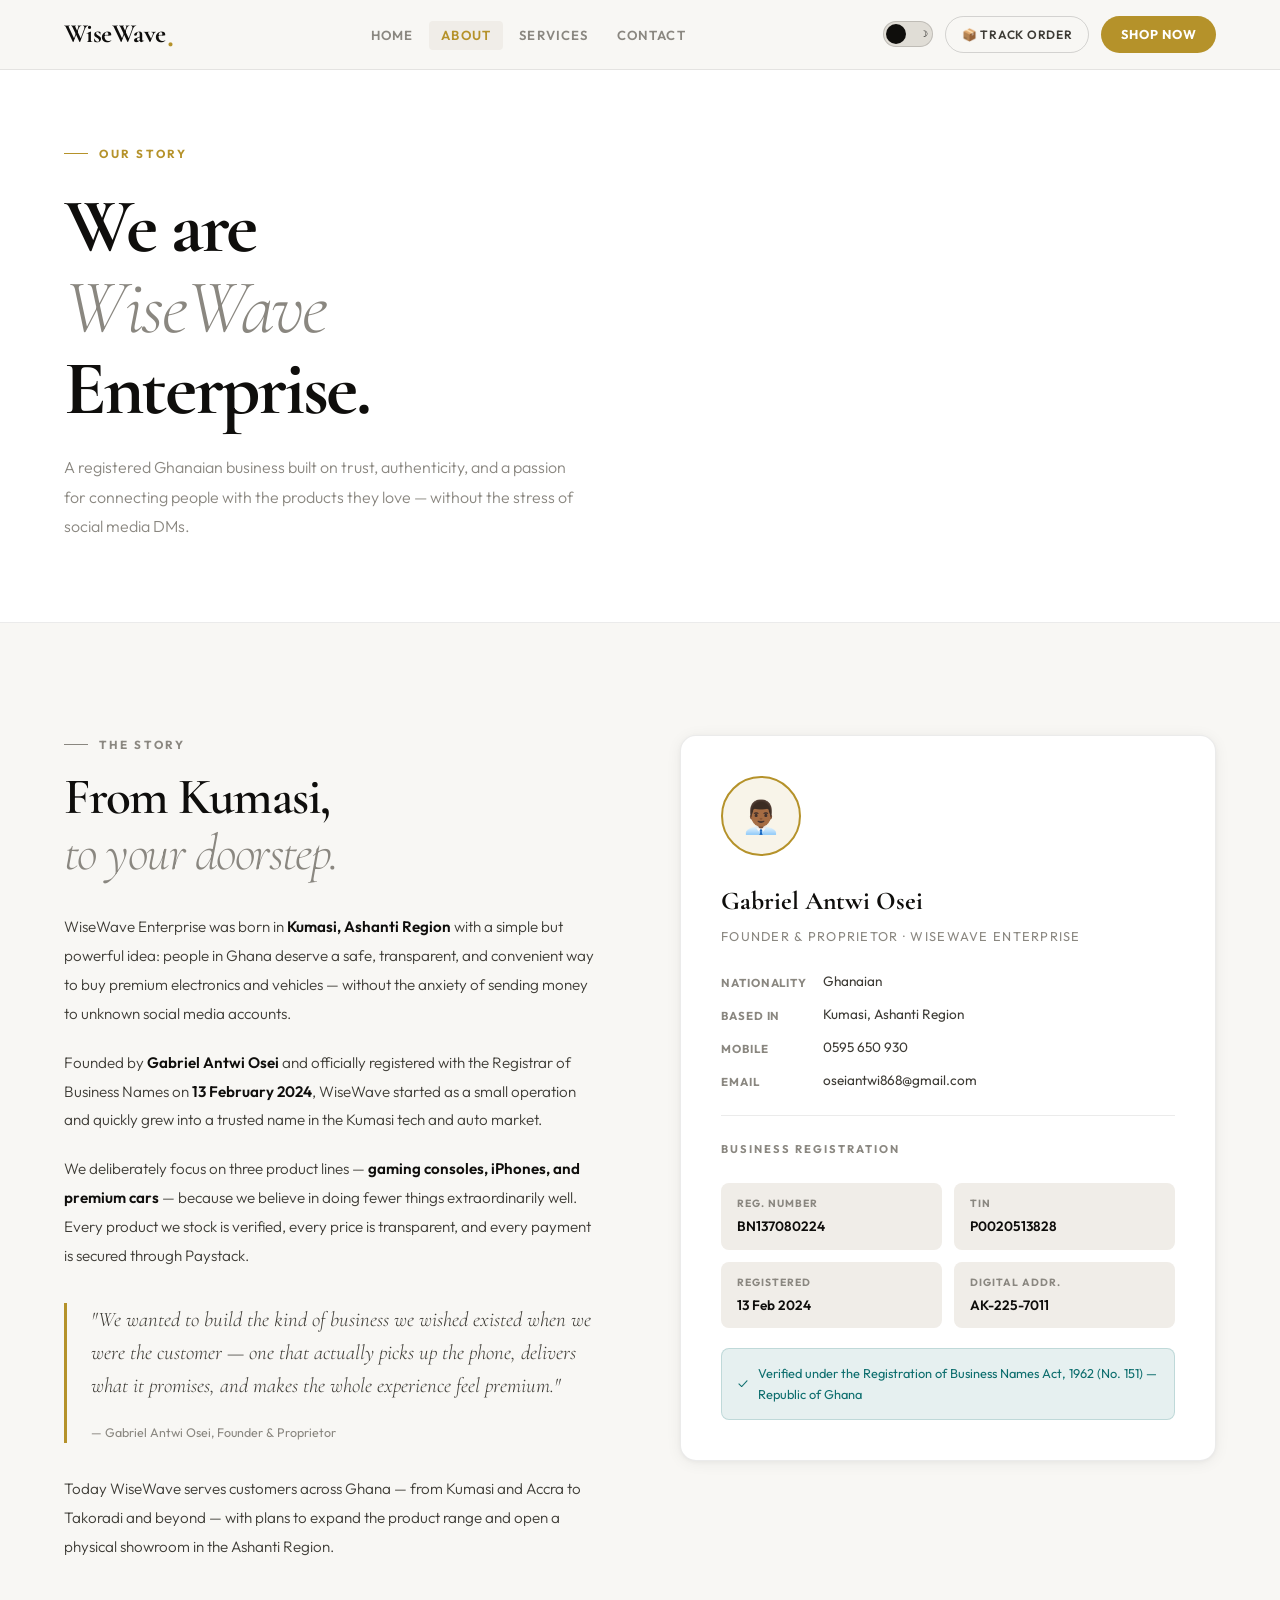
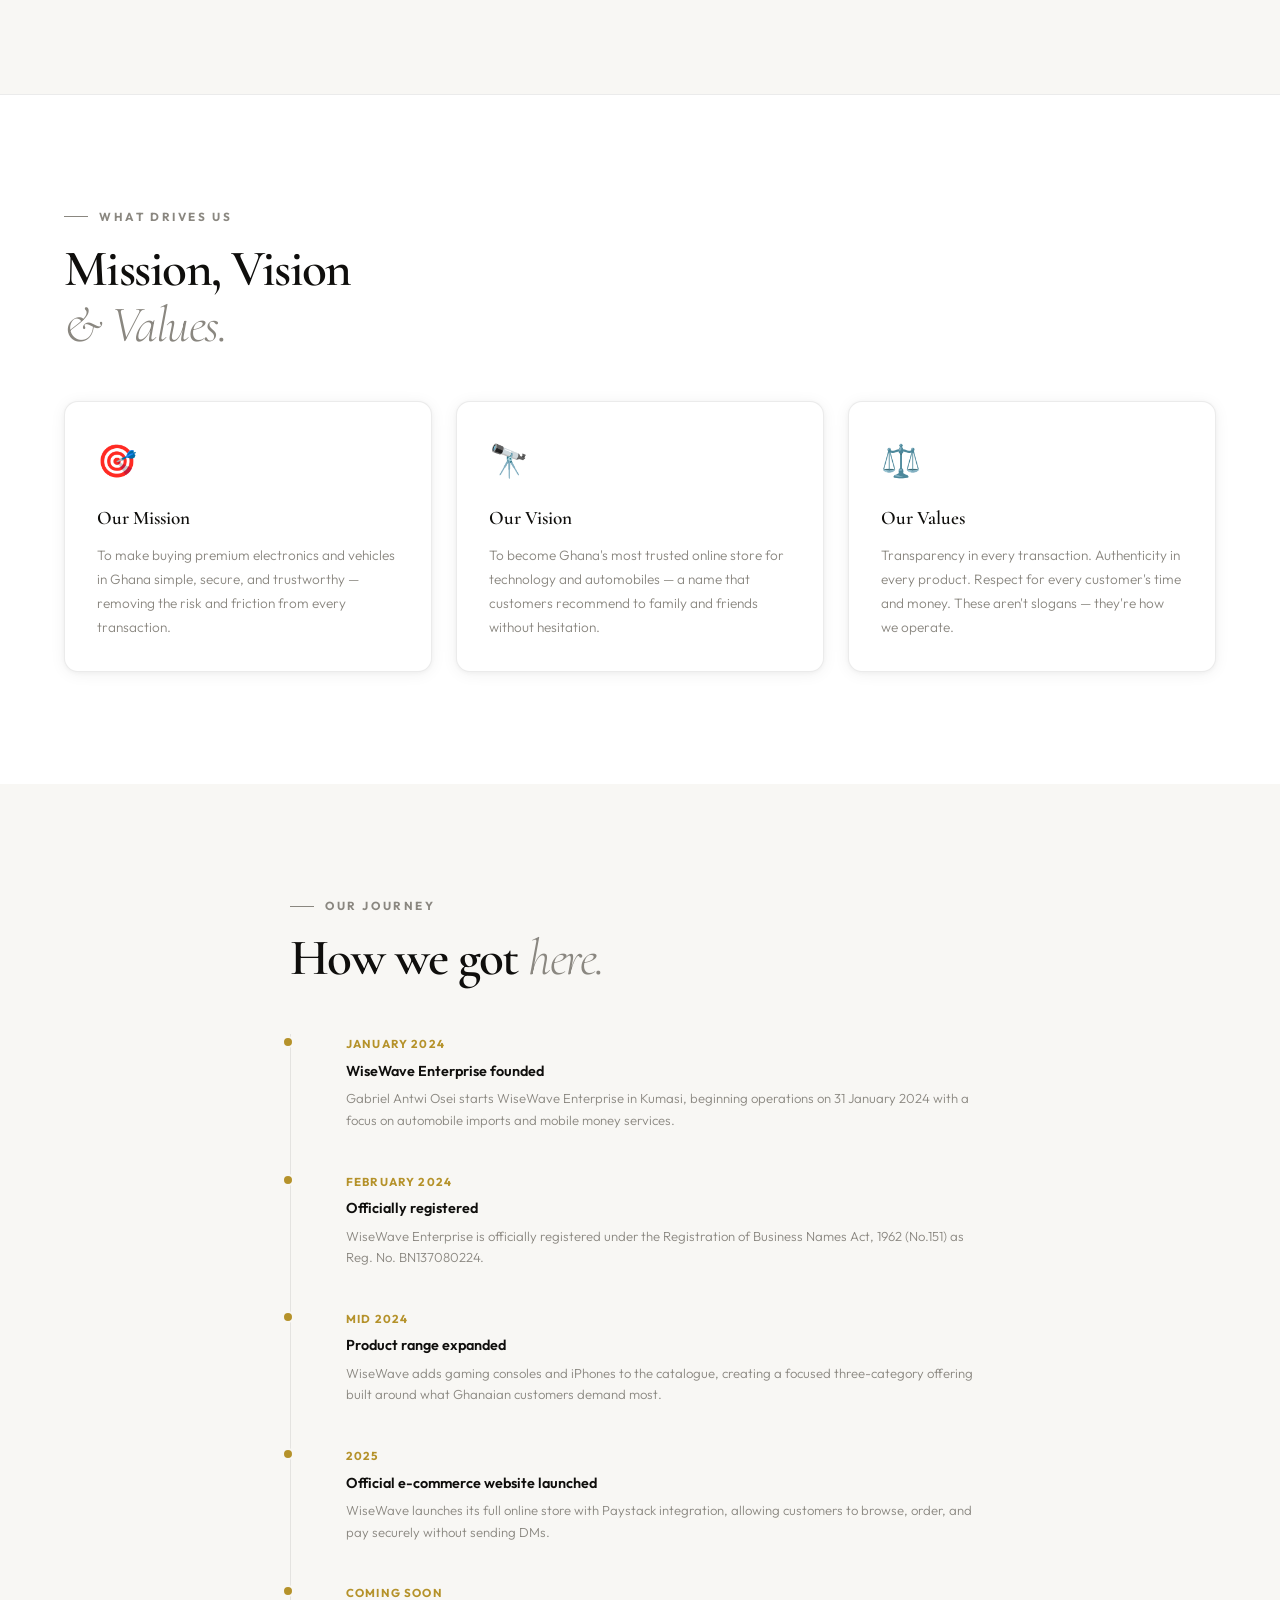
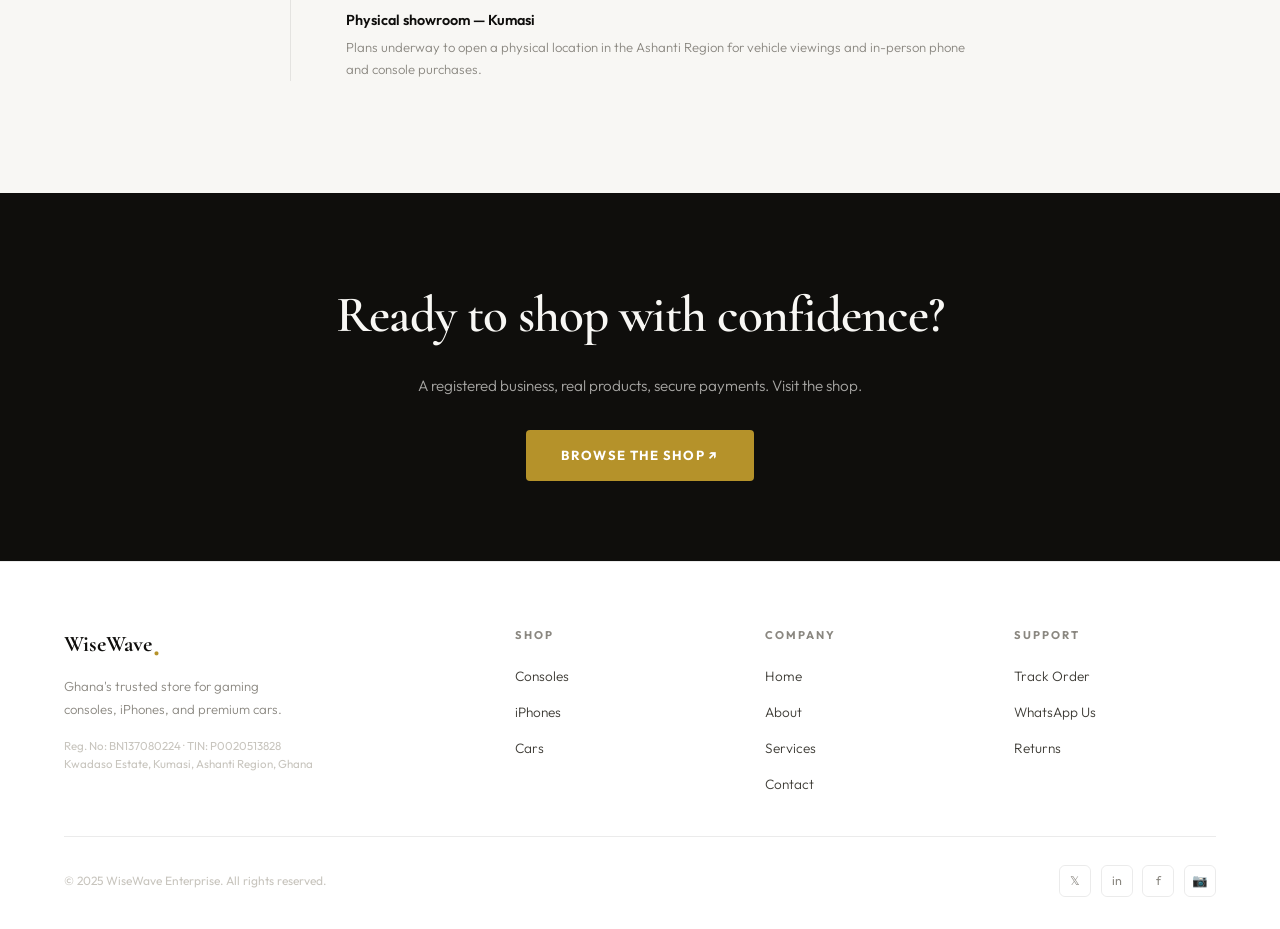
<file: about.html>
<!DOCTYPE html>
<html lang="en" data-theme="light">
<head>
<meta charset="UTF-8"><meta name="viewport" content="width=device-width,initial-scale=1.0">
<title>About — WiseWave Enterprise</title>
<link rel="stylesheet" href="shared.css">
<style>
.page-hero{padding:9rem 5% 5rem;background:var(--bg2);border-bottom:1px solid var(--border);transition:background var(--tr);}
.page-hero-inner{max-width:1400px;margin:auto;}
.ph-eyebrow{font-size:.73rem;letter-spacing:.22em;text-transform:uppercase;color:var(--gold);font-weight:700;margin-bottom:1.5rem;display:flex;align-items:center;gap:.7rem;}
.ph-eyebrow::before{content:'';width:24px;height:1px;background:var(--gold);}
.page-hero h1{font-family:'Cormorant Garamond',serif;font-size:clamp(3rem,6vw,5rem);font-weight:300;line-height:1.05;letter-spacing:-.03em;margin-bottom:1.5rem;}
.page-hero h1 strong{font-weight:700;}
.page-hero h1 em{font-style:italic;color:var(--muted);}
.page-hero p{color:var(--muted);font-size:1rem;font-weight:300;max-width:520px;line-height:1.85;}

/* STORY */
.story-grid{display:grid;grid-template-columns:1fr 1fr;gap:5rem;align-items:start;}
.story-text p{color:var(--text2);font-size:.95rem;font-weight:300;line-height:1.9;margin-bottom:1.25rem;}
.story-text p strong{font-weight:600;color:var(--text);}
.story-quote{border-left:3px solid var(--gold);padding-left:1.5rem;margin:2rem 0;}
.story-quote p{font-family:'Cormorant Garamond',serif;font-size:1.3rem;font-weight:300;font-style:italic;color:var(--text2);line-height:1.6;}
.story-quote cite{font-size:.78rem;color:var(--muted);font-style:normal;display:block;margin-top:.5rem;}

/* FOUNDER */
.founder-card{background:var(--card);border:1px solid var(--border);border-radius:16px;padding:2.5rem;box-shadow:var(--sh);}
.founder-avatar{width:80px;height:80px;border-radius:50%;background:var(--gold3);border:2px solid var(--gold);display:flex;align-items:center;justify-content:center;font-size:2rem;margin-bottom:1.5rem;}
.founder-name{font-family:'Cormorant Garamond',serif;font-size:1.6rem;font-weight:700;margin-bottom:.25rem;}
.founder-title{font-size:.8rem;color:var(--muted);text-transform:uppercase;letter-spacing:.1em;margin-bottom:1.5rem;}
.founder-row{display:flex;gap:.75rem;margin-bottom:.75rem;align-items:flex-start;}
.founder-row-lbl{font-size:.72rem;color:var(--muted);font-weight:700;text-transform:uppercase;letter-spacing:.08em;min-width:90px;padding-top:2px;}
.founder-row-val{font-size:.85rem;color:var(--text2);font-weight:400;line-height:1.5;}
.founder-divider{border:none;border-top:1px solid var(--border);margin:1.5rem 0;}
.reg-grid{display:grid;grid-template-columns:1fr 1fr;gap:.75rem;margin-top:1.5rem;}
.reg-item{background:var(--bg3);border-radius:8px;padding:.75rem 1rem;}
.reg-item-lbl{font-size:.65rem;color:var(--muted);text-transform:uppercase;letter-spacing:.1em;font-weight:700;margin-bottom:.2rem;}
.reg-item-val{font-size:.85rem;font-weight:600;color:var(--text);}

/* MISSION GRID */
.mission-grid{display:grid;grid-template-columns:repeat(3,1fr);gap:1.5rem;margin-top:3rem;}
.mission-card{background:var(--card);border:1px solid var(--border);border-radius:14px;padding:2rem;box-shadow:var(--sh);}
.mc-icon{font-size:2rem;margin-bottom:1rem;}
.mc-title{font-family:'Cormorant Garamond',serif;font-size:1.2rem;font-weight:600;margin-bottom:.6rem;}
.mc-desc{font-size:.85rem;color:var(--muted);font-weight:300;line-height:1.75;}

/* TIMELINE */
.timeline{margin-top:3rem;position:relative;padding-left:2rem;}
.timeline::before{content:'';position:absolute;left:0;top:0;bottom:0;width:1px;background:var(--border);}
.tl-item{position:relative;padding-bottom:2.5rem;padding-left:1.5rem;}
.tl-item:last-child{padding-bottom:0;}
.tl-dot{position:absolute;left:-2.5rem;top:2px;width:12px;height:12px;border-radius:50%;background:var(--gold);border:2px solid var(--bg);}
.tl-date{font-size:.72rem;color:var(--gold);font-weight:700;letter-spacing:.1em;text-transform:uppercase;margin-bottom:.4rem;}
.tl-title{font-weight:600;font-size:.9rem;margin-bottom:.3rem;}
.tl-desc{font-size:.82rem;color:var(--muted);font-weight:300;line-height:1.65;}

@media(max-width:900px){.story-grid{grid-template-columns:1fr;gap:3rem;}.mission-grid{grid-template-columns:1fr;}}
</style>
</head>
<body>

<nav class="ww-nav">
  <a href="home.html" class="ww-logo">WiseWave<span class="ww-logo-dot">.</span></a>
  <ul class="ww-nav-links">
    <li><a href="home.html">Home</a></li>
    <li><a href="about.html">About</a></li>
    <li><a href="services.html">Services</a></li>
    <li><a href="contact.html">Contact</a></li>
  </ul>
    <div class="ww-nav-r">
    <button class="tog" onclick="toggleTheme()"><span class="tog-sun">☀</span><span class="tog-moon">☽</span></button>
    <a href="track.html" class="nav-track-btn">📦 Track Order</a>
    <a href="index.html" class="nav-shop-btn">Shop Now</a>
  </div>
  <button class="hamburger" onclick="toggleMobile()">☰</button>
</nav>
<div class="mobile-menu" id="mobileMenu">
  <a href="home.html">Home</a>
  <a href="about.html">About</a>
  <a href="services.html">Services</a>
  <a href="contact.html">Contact</a>
  <a href="track.html" class="mob-track">📦 Track Your Order</a>
  <a href="index.html" style="color:var(--gold);font-weight:700;">🛒 Shop Now</a>
</div>

<!-- PAGE HERO -->
<section class="page-hero">
  <div class="page-hero-inner">
    <div class="ph-eyebrow">Our story</div>
    <h1><strong>We are</strong><br><em>WiseWave</em><br><strong>Enterprise.</strong></h1>
    <p>A registered Ghanaian business built on trust, authenticity, and a passion for connecting people with the products they love — without the stress of social media DMs.</p>
  </div>
</section>

<!-- STORY + FOUNDER -->
<section class="section">
  <div class="section-inner">
    <div class="story-grid fade-in">
      <div class="story-text">
        <div class="kicker">The story</div>
        <h2 class="sec-title" style="margin-bottom:2rem;">From Kumasi,<br><em>to your doorstep.</em></h2>
        <p>WiseWave Enterprise was born in <strong>Kumasi, Ashanti Region</strong> with a simple but powerful idea: people in Ghana deserve a safe, transparent, and convenient way to buy premium electronics and vehicles — without the anxiety of sending money to unknown social media accounts.</p>
        <p>Founded by <strong>Gabriel Antwi Osei</strong> and officially registered with the Registrar of Business Names on <strong>13 February 2024</strong>, WiseWave started as a small operation and quickly grew into a trusted name in the Kumasi tech and auto market.</p>
        <p>We deliberately focus on three product lines — <strong>gaming consoles, iPhones, and premium cars</strong> — because we believe in doing fewer things extraordinarily well. Every product we stock is verified, every price is transparent, and every payment is secured through Paystack.</p>
        <div class="story-quote">
          <p>"We wanted to build the kind of business we wished existed when we were the customer — one that actually picks up the phone, delivers what it promises, and makes the whole experience feel premium."</p>
          <cite>— Gabriel Antwi Osei, Founder &amp; Proprietor</cite>
        </div>
        <p>Today WiseWave serves customers across Ghana — from Kumasi and Accra to Takoradi and beyond — with plans to expand the product range and open a physical showroom in the Ashanti Region.</p>
      </div>
      <div>
        <div class="founder-card fade-in">
          <div class="founder-avatar">👨🏾‍💼</div>
          <div class="founder-name">Gabriel Antwi Osei</div>
          <div class="founder-title">Founder &amp; Proprietor · WiseWave Enterprise</div>
          <div class="founder-row"><span class="founder-row-lbl">Nationality</span><span class="founder-row-val">Ghanaian</span></div>
          <div class="founder-row"><span class="founder-row-lbl">Based in</span><span class="founder-row-val">Kumasi, Ashanti Region</span></div>
          <div class="founder-row"><span class="founder-row-lbl">Mobile</span><span class="founder-row-val">0595 650 930</span></div>
          <div class="founder-row"><span class="founder-row-lbl">Email</span><span class="founder-row-val">oseiantwi868@gmail.com</span></div>
          <hr class="founder-divider">
          <div class="ww-footer-col-ttl" style="margin-bottom:1rem;">Business Registration</div>
          <div class="reg-grid">
            <div class="reg-item"><div class="reg-item-lbl">Reg. Number</div><div class="reg-item-val">BN137080224</div></div>
            <div class="reg-item"><div class="reg-item-lbl">TIN</div><div class="reg-item-val">P0020513828</div></div>
            <div class="reg-item"><div class="reg-item-lbl">Registered</div><div class="reg-item-val">13 Feb 2024</div></div>
            <div class="reg-item"><div class="reg-item-lbl">Digital Addr.</div><div class="reg-item-val">AK-225-7011</div></div>
          </div>
          <div style="margin-top:1.25rem;background:var(--teal2);border:1px solid rgba(13,110,110,.18);border-radius:8px;padding:.85rem 1rem;font-size:.8rem;color:var(--teal);display:flex;gap:.6rem;align-items:center;">
            ✓ <span>Verified under the Registration of Business Names Act, 1962 (No. 151) — Republic of Ghana</span>
          </div>
        </div>
      </div>
    </div>
  </div>
</section>

<!-- MISSION / VISION / VALUES -->
<section class="section" style="background:var(--bg2);border-top:1px solid var(--border);transition:background var(--tr);">
  <div class="section-inner">
    <div class="fade-in">
      <div class="kicker">What drives us</div>
      <h2 class="sec-title">Mission, Vision<br><em>&amp; Values.</em></h2>
    </div>
    <div class="mission-grid">
      <div class="mission-card fade-in">
        <div class="mc-icon">🎯</div>
        <div class="mc-title">Our Mission</div>
        <p class="mc-desc">To make buying premium electronics and vehicles in Ghana simple, secure, and trustworthy — removing the risk and friction from every transaction.</p>
      </div>
      <div class="mission-card fade-in">
        <div class="mc-icon">🔭</div>
        <div class="mc-title">Our Vision</div>
        <p class="mc-desc">To become Ghana's most trusted online store for technology and automobiles — a name that customers recommend to family and friends without hesitation.</p>
      </div>
      <div class="mission-card fade-in">
        <div class="mc-icon">⚖️</div>
        <div class="mc-title">Our Values</div>
        <p class="mc-desc">Transparency in every transaction. Authenticity in every product. Respect for every customer's time and money. These aren't slogans — they're how we operate.</p>
      </div>
    </div>
  </div>
</section>

<!-- TIMELINE -->
<section class="section">
  <div class="section-inner" style="max-width:700px;">
    <div class="fade-in">
      <div class="kicker">Our journey</div>
      <h2 class="sec-title">How we got <em>here.</em></h2>
    </div>
    <div class="timeline fade-in">
      <div class="tl-item">
        <div class="tl-dot"></div>
        <div class="tl-date">January 2024</div>
        <div class="tl-title">WiseWave Enterprise founded</div>
        <div class="tl-desc">Gabriel Antwi Osei starts WiseWave Enterprise in Kumasi, beginning operations on 31 January 2024 with a focus on automobile imports and mobile money services.</div>
      </div>
      <div class="tl-item">
        <div class="tl-dot"></div>
        <div class="tl-date">February 2024</div>
        <div class="tl-title">Officially registered</div>
        <div class="tl-desc">WiseWave Enterprise is officially registered under the Registration of Business Names Act, 1962 (No.151) as Reg. No. BN137080224.</div>
      </div>
      <div class="tl-item">
        <div class="tl-dot"></div>
        <div class="tl-date">Mid 2024</div>
        <div class="tl-title">Product range expanded</div>
        <div class="tl-desc">WiseWave adds gaming consoles and iPhones to the catalogue, creating a focused three-category offering built around what Ghanaian customers demand most.</div>
      </div>
      <div class="tl-item">
        <div class="tl-dot"></div>
        <div class="tl-date">2025</div>
        <div class="tl-title">Official e-commerce website launched</div>
        <div class="tl-desc">WiseWave launches its full online store with Paystack integration, allowing customers to browse, order, and pay securely without sending DMs.</div>
      </div>
      <div class="tl-item">
        <div class="tl-dot"></div>
        <div class="tl-date">Coming Soon</div>
        <div class="tl-title">Physical showroom — Kumasi</div>
        <div class="tl-desc">Plans underway to open a physical location in the Ashanti Region for vehicle viewings and in-person phone and console purchases.</div>
      </div>
    </div>
  </div>
</section>

<section class="cta-band fade-in" style="background:var(--text);color:var(--bg);padding:5rem 5%;text-align:center;transition:background var(--tr),color var(--tr);">
  <h2 style="font-family:'Cormorant Garamond',serif;font-size:clamp(2rem,4vw,3.2rem);font-weight:600;letter-spacing:-.02em;margin-bottom:1rem;">Ready to shop with confidence?</h2>
  <p style="opacity:.65;max-width:480px;margin:0 auto 2rem;font-weight:300;font-size:.95rem;">A registered business, real products, secure payments. Visit the shop.</p>
  <a href="index.html" class="btn-gold" style="background:var(--gold);color:#fff;">Browse the Shop ↗</a>
</section>

<footer class="ww-footer">
  <div class="ww-footer-grid">
    <div>
      <div class="ww-footer-logo">WiseWave<span class="ww-logo-dot">.</span></div>
      <p class="ww-footer-tag">Ghana's trusted store for gaming consoles, iPhones, and premium cars.</p>
      <div class="ww-footer-reg">Reg. No: BN137080224 · TIN: P0020513828<br>Kwadaso Estate, Kumasi, Ashanti Region, Ghana</div>
    </div>
    <div><div class="ww-footer-col-ttl">Shop</div><ul class="ww-footer-list"><li><a href="index.html#consoles">Consoles</a></li><li><a href="index.html#phones">iPhones</a></li><li><a href="index.html#cars">Cars</a></li></ul></div>
    <div><div class="ww-footer-col-ttl">Company</div><ul class="ww-footer-list"><li><a href="home.html">Home</a></li><li><a href="about.html">About</a></li><li><a href="services.html">Services</a></li><li><a href="contact.html">Contact</a></li></ul></div>
    <div><div class="ww-footer-col-ttl">Support</div><ul class="ww-footer-list"><li><a href="track.html">Track Order</a></li><li><a href="contact.html">WhatsApp Us</a></li><li><a href="contact.html">Returns</a></li></ul></div>
  </div>
  <div class="ww-footer-bot">
    <div class="ww-footer-copy">© 2025 WiseWave Enterprise. All rights reserved.</div>
    <div class="ww-socials"><a href="#" class="ww-soc">𝕏</a><a href="#" class="ww-soc">in</a><a href="#" class="ww-soc">f</a><a href="#" class="ww-soc">📷</a></div>
  </div>
</footer>
<script src="shared.js"></script>
</body>
</html>
</file>
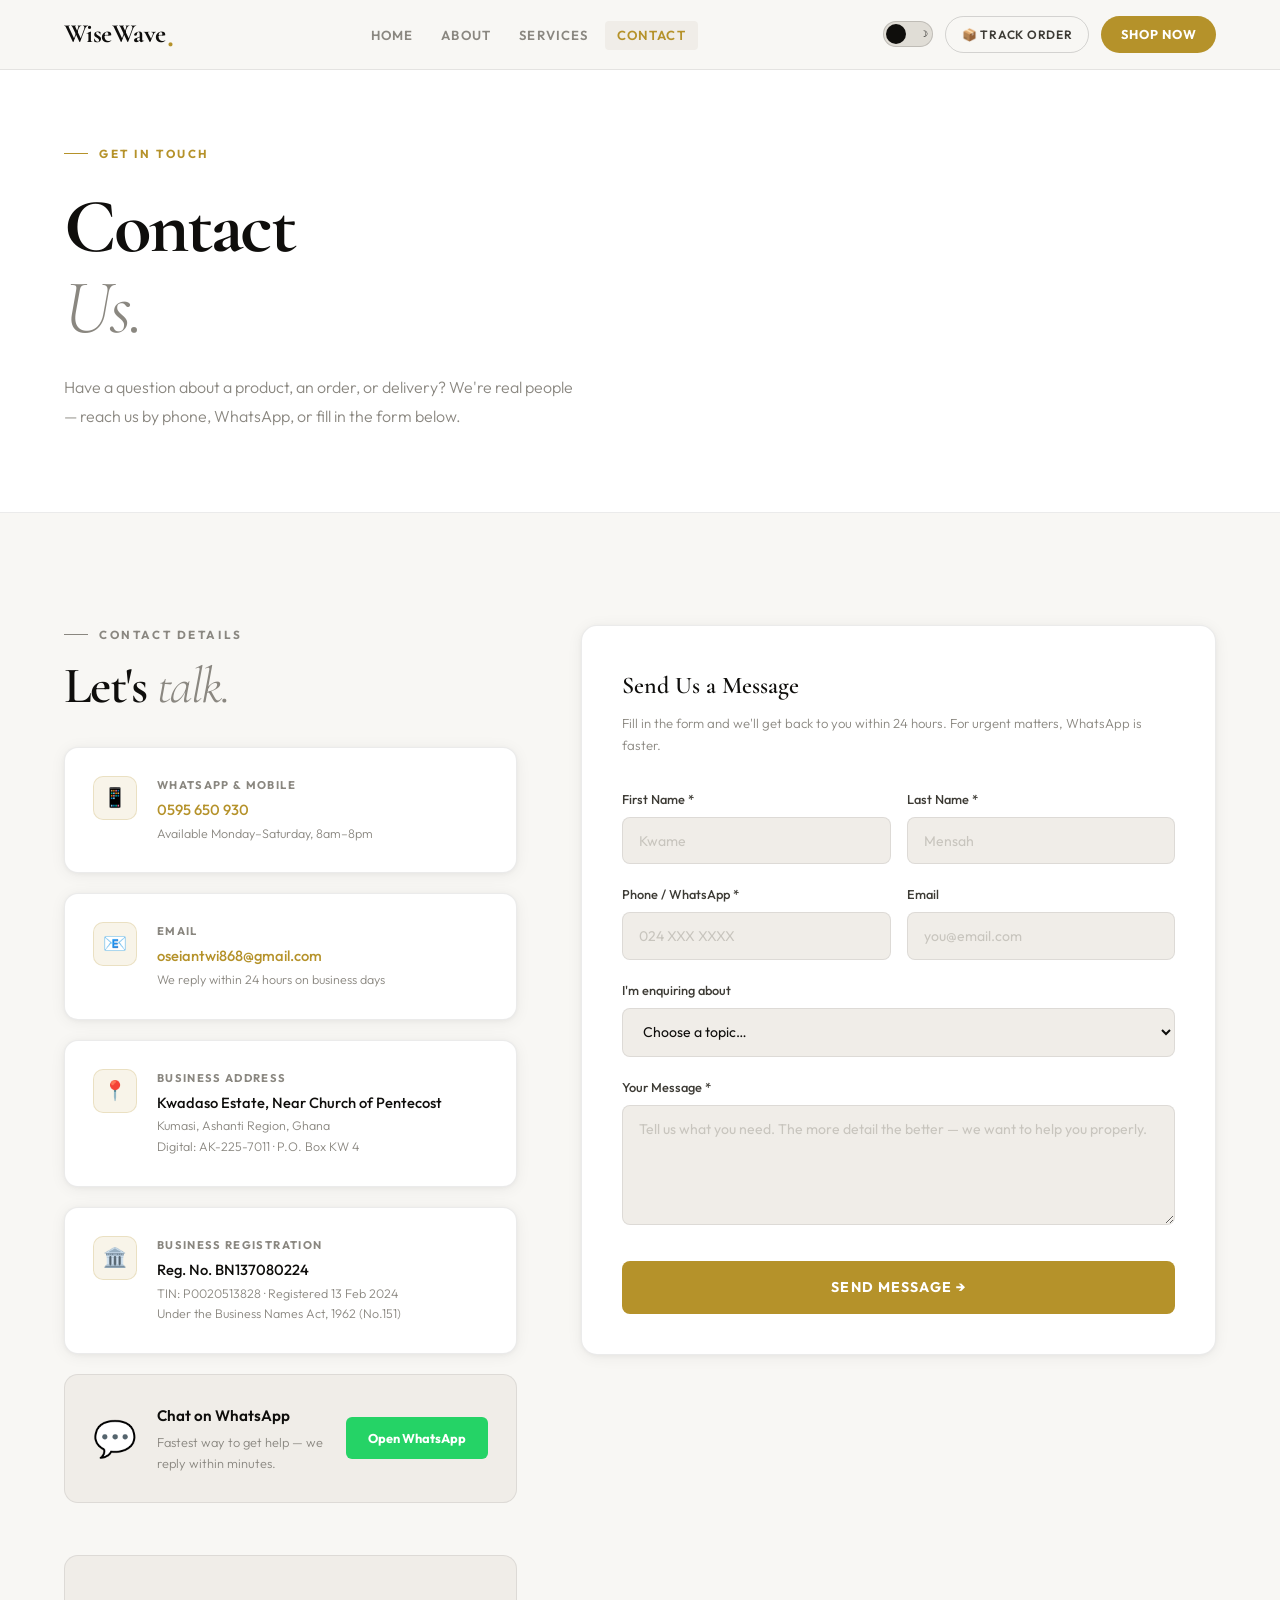
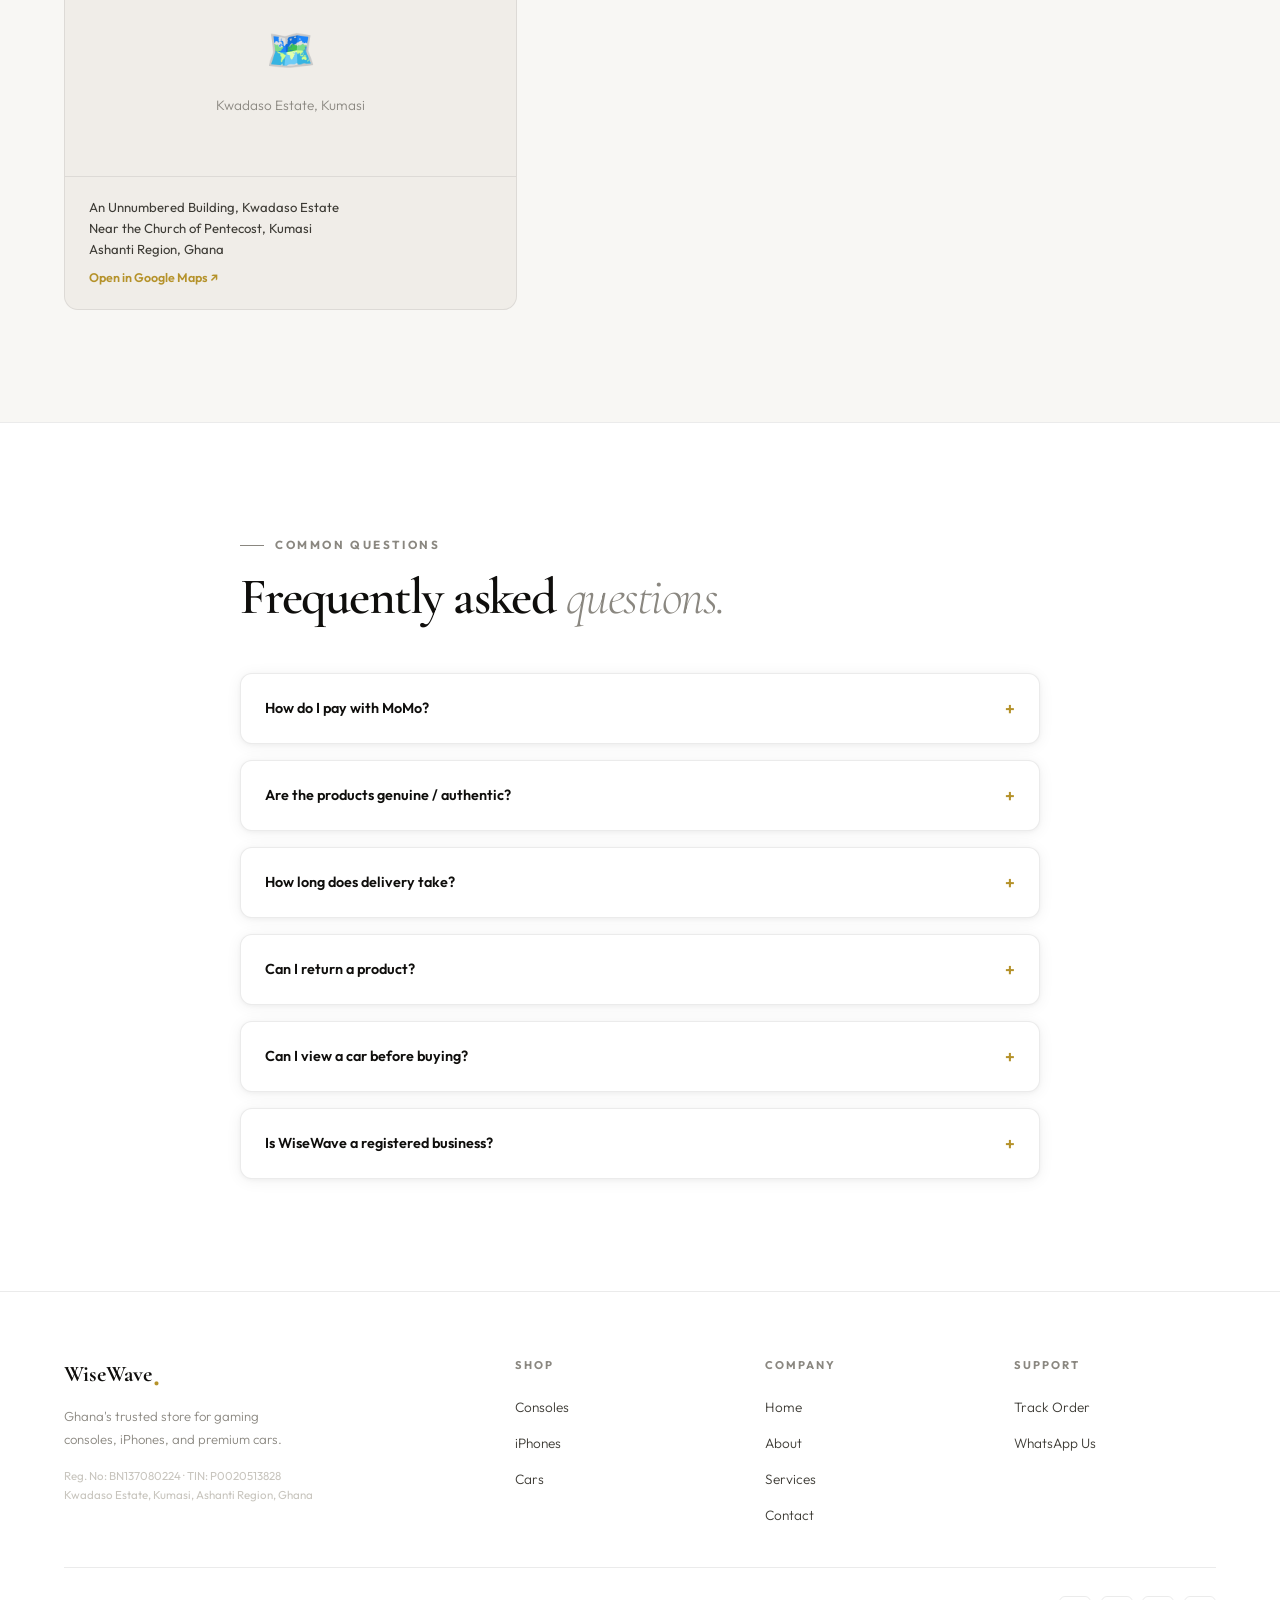
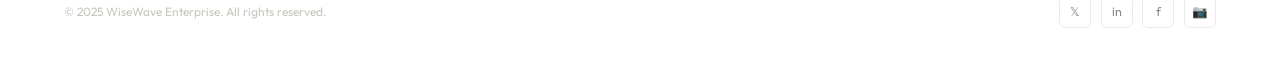
<file: contact.html>
<!DOCTYPE html>
<html lang="en" data-theme="light">
<head>
<meta charset="UTF-8"><meta name="viewport" content="width=device-width,initial-scale=1.0">
<title>Contact — WiseWave Enterprise</title>
<link rel="stylesheet" href="shared.css">
<style>
.page-hero{padding:9rem 5% 5rem;background:var(--bg2);border-bottom:1px solid var(--border);transition:background var(--tr);}
.page-hero-inner{max-width:1400px;margin:auto;}
.ph-eyebrow{font-size:.73rem;letter-spacing:.22em;text-transform:uppercase;color:var(--gold);font-weight:700;margin-bottom:1.5rem;display:flex;align-items:center;gap:.7rem;}
.ph-eyebrow::before{content:'';width:24px;height:1px;background:var(--gold);}
.page-hero h1{font-family:'Cormorant Garamond',serif;font-size:clamp(3rem,6vw,5rem);font-weight:300;line-height:1.05;letter-spacing:-.03em;margin-bottom:1.5rem;}
.page-hero h1 strong{font-weight:700;}
.page-hero h1 em{font-style:italic;color:var(--muted);}
.page-hero p{color:var(--muted);font-size:1rem;font-weight:300;max-width:520px;line-height:1.85;}

/* CONTACT GRID */
.contact-grid{display:grid;grid-template-columns:1fr 1.4fr;gap:4rem;align-items:start;}
/* Info column */
.contact-info{display:flex;flex-direction:column;gap:1.25rem;}
.info-card{background:var(--card);border:1px solid var(--border);border-radius:14px;padding:1.75rem;box-shadow:var(--sh);display:flex;gap:1.25rem;align-items:flex-start;transition:border-color .2s,transform .25s;}
.info-card:hover{border-color:var(--border2);transform:translateY(-3px);}
.info-icon{width:44px;height:44px;border-radius:10px;background:var(--gold3);border:1px solid rgba(181,146,42,.2);display:flex;align-items:center;justify-content:center;font-size:1.2rem;flex-shrink:0;}
.info-body{}
.info-lbl{font-size:.7rem;color:var(--muted);text-transform:uppercase;letter-spacing:.12em;font-weight:700;margin-bottom:.35rem;}
.info-val{font-size:.92rem;font-weight:500;color:var(--text);margin-bottom:.2rem;line-height:1.4;}
.info-sub{font-size:.78rem;color:var(--muted);font-weight:300;}
.info-link{color:var(--gold);text-decoration:none;transition:opacity .2s;}
.info-link:hover{opacity:.75;}

/* FORM */
.contact-form-wrap{background:var(--card);border:1px solid var(--border);border-radius:16px;padding:2.5rem;box-shadow:var(--sh);}
.cf-title{font-family:'Cormorant Garamond',serif;font-size:1.5rem;font-weight:600;margin-bottom:.5rem;}
.cf-sub{font-size:.82rem;color:var(--muted);font-weight:300;margin-bottom:2rem;}
.form-group{margin-bottom:1.25rem;}
.form-lbl{display:block;font-size:.8rem;color:var(--text2);margin-bottom:.45rem;font-weight:500;}
.form-input,.form-textarea,.form-select{width:100%;background:var(--bg3);border:1px solid var(--border);color:var(--text);padding:.85rem 1rem;border-radius:8px;font-family:'Outfit',sans-serif;font-size:.88rem;outline:none;transition:border-color .2s,background .2s;}
.form-input:focus,.form-textarea:focus,.form-select:focus{border-color:var(--border2);background:var(--bg2);}
.form-input::placeholder,.form-textarea::placeholder{color:var(--faint);}
.form-textarea{resize:vertical;min-height:120px;}
.form-select{cursor:pointer;}
.form-row{display:grid;grid-template-columns:1fr 1fr;gap:1rem;}
.submit-btn{width:100%;background:var(--gold);color:#fff;border:none;border-radius:8px;padding:1.1rem;font-family:'Outfit',sans-serif;font-size:.88rem;font-weight:700;letter-spacing:.08em;text-transform:uppercase;cursor:pointer;transition:opacity .2s,transform .15s;margin-top:.5rem;}
.submit-btn:hover{opacity:.88;transform:translateY(-1px);}
.form-success{display:none;background:var(--teal2);border:1px solid rgba(13,110,110,.2);border-radius:8px;padding:1.25rem;font-size:.88rem;color:var(--teal);text-align:center;margin-top:1rem;}
[data-theme="dark"] .form-success{border-color:rgba(77,184,184,.2);}
.form-success.show{display:block;}

/* MAP PLACEHOLDER */
.map-card{background:var(--bg3);border:1px solid var(--border);border-radius:14px;overflow:hidden;margin-top:2rem;}
.map-placeholder{height:220px;display:flex;flex-direction:column;align-items:center;justify-content:center;gap:.75rem;color:var(--muted);}
.map-placeholder-icon{font-size:2.5rem;}
.map-placeholder-text{font-size:.85rem;font-weight:300;}
.map-address{padding:1.25rem 1.5rem;border-top:1px solid var(--border);}
.map-address p{font-size:.82rem;color:var(--text2);font-weight:400;line-height:1.6;}
.map-address a{color:var(--gold);font-size:.78rem;font-weight:600;text-decoration:none;display:inline-block;margin-top:.5rem;}

/* WHATSAPP CTA */
.wa-cta{background:var(--bg3);border:1px solid var(--border);border-radius:14px;padding:1.75rem;display:flex;align-items:center;gap:1.25rem;transition:border-color .2s;}
.wa-cta:hover{border-color:var(--border2);}
.wa-icon{font-size:2.2rem;flex-shrink:0;}
.wa-title{font-weight:600;font-size:.95rem;margin-bottom:.25rem;}
.wa-sub{font-size:.8rem;color:var(--muted);font-weight:300;}
.wa-btn{margin-left:auto;background:#25d366;color:#fff;border:none;border-radius:6px;padding:.65rem 1.4rem;font-family:'Outfit',sans-serif;font-size:.8rem;font-weight:700;cursor:pointer;transition:opacity .2s;white-space:nowrap;flex-shrink:0;text-decoration:none;display:inline-block;}
.wa-btn:hover{opacity:.88;}

/* FAQ */
.faq-list{display:flex;flex-direction:column;gap:1rem;margin-top:3rem;}
.faq-item{background:var(--card);border:1px solid var(--border);border-radius:12px;overflow:hidden;box-shadow:var(--sh);}
.faq-q{padding:1.25rem 1.5rem;cursor:pointer;display:flex;justify-content:space-between;align-items:center;font-size:.9rem;font-weight:600;transition:background .2s;}
.faq-q:hover{background:var(--bg3);}
.faq-toggle{color:var(--gold);font-size:1.1rem;transition:transform .3s;}
.faq-a{display:none;padding:0 1.5rem 1.25rem;font-size:.85rem;color:var(--muted);font-weight:300;line-height:1.75;}
.faq-item.open .faq-a{display:block;}
.faq-item.open .faq-toggle{transform:rotate(45deg);}

@media(max-width:960px){.contact-grid{grid-template-columns:1fr;gap:2.5rem;}}
@media(max-width:640px){.form-row{grid-template-columns:1fr;}.wa-btn{display:none;}}
</style>
</head>
<body>

<nav class="ww-nav">
  <a href="home.html" class="ww-logo">WiseWave<span class="ww-logo-dot">.</span></a>
  <ul class="ww-nav-links">
    <li><a href="home.html">Home</a></li>
    <li><a href="about.html">About</a></li>
    <li><a href="services.html">Services</a></li>
    <li><a href="contact.html">Contact</a></li>
  </ul>
    <div class="ww-nav-r">
    <button class="tog" onclick="toggleTheme()"><span class="tog-sun">☀</span><span class="tog-moon">☽</span></button>
    <a href="track.html" class="nav-track-btn">📦 Track Order</a>
    <a href="index.html" class="nav-shop-btn">Shop Now</a>
  </div>
  <button class="hamburger" onclick="toggleMobile()">☰</button>
</nav>
<div class="mobile-menu" id="mobileMenu">
  <a href="home.html">Home</a>
  <a href="about.html">About</a>
  <a href="services.html">Services</a>
  <a href="contact.html">Contact</a>
  <a href="track.html" class="mob-track">📦 Track Your Order</a>
  <a href="index.html" style="color:var(--gold);font-weight:700;">🛒 Shop Now</a>
</div>

<section class="page-hero">
  <div class="page-hero-inner">
    <div class="ph-eyebrow">Get in touch</div>
    <h1><strong>Contact</strong><br><em>Us.</em></h1>
    <p>Have a question about a product, an order, or delivery? We're real people — reach us by phone, WhatsApp, or fill in the form below.</p>
  </div>
</section>

<section class="section">
  <div class="section-inner">
    <div class="contact-grid">
      <!-- LEFT: Info -->
      <div>
        <div class="kicker fade-in">Contact details</div>
        <h2 class="sec-title fade-in" style="margin-bottom:2rem;">Let's <em>talk.</em></h2>
        <div class="contact-info">
          <div class="info-card fade-in">
            <div class="info-icon">📱</div>
            <div class="info-body">
              <div class="info-lbl">WhatsApp &amp; Mobile</div>
              <div class="info-val"><a href="tel:0595650930" class="info-link">0595 650 930</a></div>
              <div class="info-sub">Available Monday–Saturday, 8am–8pm</div>
            </div>
          </div>
          <div class="info-card fade-in">
            <div class="info-icon">📧</div>
            <div class="info-body">
              <div class="info-lbl">Email</div>
              <div class="info-val"><a href="mailto:oseiantwi868@gmail.com" class="info-link">oseiantwi868@gmail.com</a></div>
              <div class="info-sub">We reply within 24 hours on business days</div>
            </div>
          </div>
          <div class="info-card fade-in">
            <div class="info-icon">📍</div>
            <div class="info-body">
              <div class="info-lbl">Business Address</div>
              <div class="info-val">Kwadaso Estate, Near Church of Pentecost</div>
              <div class="info-sub">Kumasi, Ashanti Region, Ghana<br>Digital: AK-225-7011 · P.O. Box KW 4</div>
            </div>
          </div>
          <div class="info-card fade-in">
            <div class="info-icon">🏛️</div>
            <div class="info-body">
              <div class="info-lbl">Business Registration</div>
              <div class="info-val">Reg. No. BN137080224</div>
              <div class="info-sub">TIN: P0020513828 · Registered 13 Feb 2024<br>Under the Business Names Act, 1962 (No.151)</div>
            </div>
          </div>
          <a href="https://wa.me/233595650930" target="_blank" class="wa-cta fade-in" style="text-decoration:none;">
            <div class="wa-icon">💬</div>
            <div>
              <div class="wa-title">Chat on WhatsApp</div>
              <div class="wa-sub">Fastest way to get help — we reply within minutes.</div>
            </div>
            <div class="wa-btn">Open WhatsApp</div>
          </a>
          <div class="map-card fade-in">
            <div class="map-placeholder">
              <div class="map-placeholder-icon">🗺️</div>
              <div class="map-placeholder-text">Kwadaso Estate, Kumasi</div>
            </div>
            <div class="map-address">
              <p>An Unnumbered Building, Kwadaso Estate<br>Near the Church of Pentecost, Kumasi<br>Ashanti Region, Ghana</p>
              <a href="https://maps.google.com/?q=Kwadaso+Estate+Kumasi+Ghana" target="_blank">Open in Google Maps ↗</a>
            </div>
          </div>
        </div>
      </div>

      <!-- RIGHT: Form -->
      <div class="fade-in">
        <div class="contact-form-wrap">
          <div class="cf-title">Send Us a Message</div>
          <div class="cf-sub">Fill in the form and we'll get back to you within 24 hours. For urgent matters, WhatsApp is faster.</div>
          <div class="form-row">
            <div class="form-group"><label class="form-lbl">First Name *</label><input class="form-input" type="text" id="cf-fname" placeholder="Kwame"></div>
            <div class="form-group"><label class="form-lbl">Last Name *</label><input class="form-input" type="text" id="cf-lname" placeholder="Mensah"></div>
          </div>
          <div class="form-row">
            <div class="form-group"><label class="form-lbl">Phone / WhatsApp *</label><input class="form-input" type="tel" id="cf-phone" placeholder="024 XXX XXXX"></div>
            <div class="form-group"><label class="form-lbl">Email</label><input class="form-input" type="email" id="cf-email" placeholder="you@email.com"></div>
          </div>
          <div class="form-group">
            <label class="form-lbl">I'm enquiring about</label>
            <select class="form-select" id="cf-topic">
              <option value="">Choose a topic…</option>
              <option>Gaming Consoles</option>
              <option>iPhones</option>
              <option>Cars / Vehicles</option>
              <option>An existing order</option>
              <option>Payment / Paystack</option>
              <option>Delivery &amp; Shipping</option>
              <option>Returns &amp; Refunds</option>
              <option>Something else</option>
            </select>
          </div>
          <div class="form-group"><label class="form-lbl">Your Message *</label><textarea class="form-textarea" id="cf-msg" placeholder="Tell us what you need. The more detail the better — we want to help you properly."></textarea></div>
          <button class="submit-btn" onclick="submitContact()">Send Message →</button>
          <div class="form-success" id="cfSuccess">✓ Message sent! We'll be in touch within 24 hours. For urgent matters, WhatsApp us on 0595 650 930.</div>
        </div>
      </div>
    </div>
  </div>
</section>

<!-- FAQ -->
<section class="section" style="background:var(--bg2);border-top:1px solid var(--border);transition:background var(--tr);">
  <div class="section-inner" style="max-width:800px;">
    <div class="fade-in">
      <div class="kicker">Common questions</div>
      <h2 class="sec-title">Frequently asked <em>questions.</em></h2>
    </div>
    <div class="faq-list fade-in">
      <div class="faq-item"><div class="faq-q" onclick="toggleFaq(this)">How do I pay with MoMo?<span class="faq-toggle">+</span></div><div class="faq-a">At checkout, enter your details and click "Place Order &amp; Pay with MoMo." A payment prompt will be sent to your phone number. Enter your MoMo PIN to approve. You'll receive an instant email and SMS confirmation.</div></div>
      <div class="faq-item"><div class="faq-q" onclick="toggleFaq(this)">Are the products genuine / authentic?<span class="faq-toggle">+</span></div><div class="faq-a">Yes. Every product we sell is 100% authentic and comes in original sealed packaging. We do not sell clones, refurbished or open-box items unless clearly stated in the product description.</div></div>
      <div class="faq-item"><div class="faq-q" onclick="toggleFaq(this)">How long does delivery take?<span class="faq-toggle">+</span></div><div class="faq-a">Within Kumasi: same day (orders before 12pm). Accra: 1–2 business days. Other regions: 3–5 business days. You'll receive tracking updates via SMS and email.</div></div>
      <div class="faq-item"><div class="faq-q" onclick="toggleFaq(this)">Can I return a product?<span class="faq-toggle">+</span></div><div class="faq-a">Yes. We accept returns within 7 days of delivery if the product is in its original condition and sealed packaging. Contact us via WhatsApp or email to initiate a return.</div></div>
      <div class="faq-item"><div class="faq-q" onclick="toggleFaq(this)">Can I view a car before buying?<span class="faq-toggle">+</span></div><div class="faq-a">Yes. For vehicles, we highly encourage you to arrange a physical viewing before payment. Contact us on 0595 650 930 to schedule an appointment at our Kumasi location.</div></div>
      <div class="faq-item"><div class="faq-q" onclick="toggleFaq(this)">Is WiseWave a registered business?<span class="faq-toggle">+</span></div><div class="faq-a">Yes. WiseWave Enterprise is officially registered under the Registration of Business Names Act, 1962 (No.151), Republic of Ghana. Registration No. BN137080224, TIN: P0020513828. You can verify this with the Registrar General's Department.</div></div>
    </div>
  </div>
</section>

<footer class="ww-footer">
  <div class="ww-footer-grid">
    <div>
      <div class="ww-footer-logo">WiseWave<span class="ww-logo-dot">.</span></div>
      <p class="ww-footer-tag">Ghana's trusted store for gaming consoles, iPhones, and premium cars.</p>
      <div class="ww-footer-reg">Reg. No: BN137080224 · TIN: P0020513828<br>Kwadaso Estate, Kumasi, Ashanti Region, Ghana</div>
    </div>
    <div><div class="ww-footer-col-ttl">Shop</div><ul class="ww-footer-list"><li><a href="index.html#consoles">Consoles</a></li><li><a href="index.html#phones">iPhones</a></li><li><a href="index.html#cars">Cars</a></li></ul></div>
    <div><div class="ww-footer-col-ttl">Company</div><ul class="ww-footer-list"><li><a href="home.html">Home</a></li><li><a href="about.html">About</a></li><li><a href="services.html">Services</a></li><li><a href="contact.html">Contact</a></li></ul></div>
    <div><div class="ww-footer-col-ttl">Support</div><ul class="ww-footer-list"><li><a href="track.html">Track Order</a></li><li><a href="contact.html">WhatsApp Us</a></li></ul></div>
  </div>
  <div class="ww-footer-bot">
    <div class="ww-footer-copy">© 2025 WiseWave Enterprise. All rights reserved.</div>
    <div class="ww-socials"><a href="#" class="ww-soc">𝕏</a><a href="#" class="ww-soc">in</a><a href="#" class="ww-soc">f</a><a href="#" class="ww-soc">📷</a></div>
  </div>
</footer>

<script src="shared.js"></script>
<script>
function submitContact(){
  const fname=document.getElementById('cf-fname').value.trim();
  const phone=document.getElementById('cf-phone').value.trim();
  const msg=document.getElementById('cf-msg').value.trim();
  if(!fname||!phone||!msg){alert('Please fill in Name, Phone and Message.');return;}
  document.getElementById('cfSuccess').classList.add('show');
  document.querySelector('.submit-btn').disabled=true;
  document.querySelector('.submit-btn').textContent='Message Sent ✓';
}
function toggleFaq(el){
  const item=el.parentElement;
  document.querySelectorAll('.faq-item.open').forEach(i=>{ if(i!==item) i.classList.remove('open'); });
  item.classList.toggle('open');
}
</script>
</body>
</html>
</file>
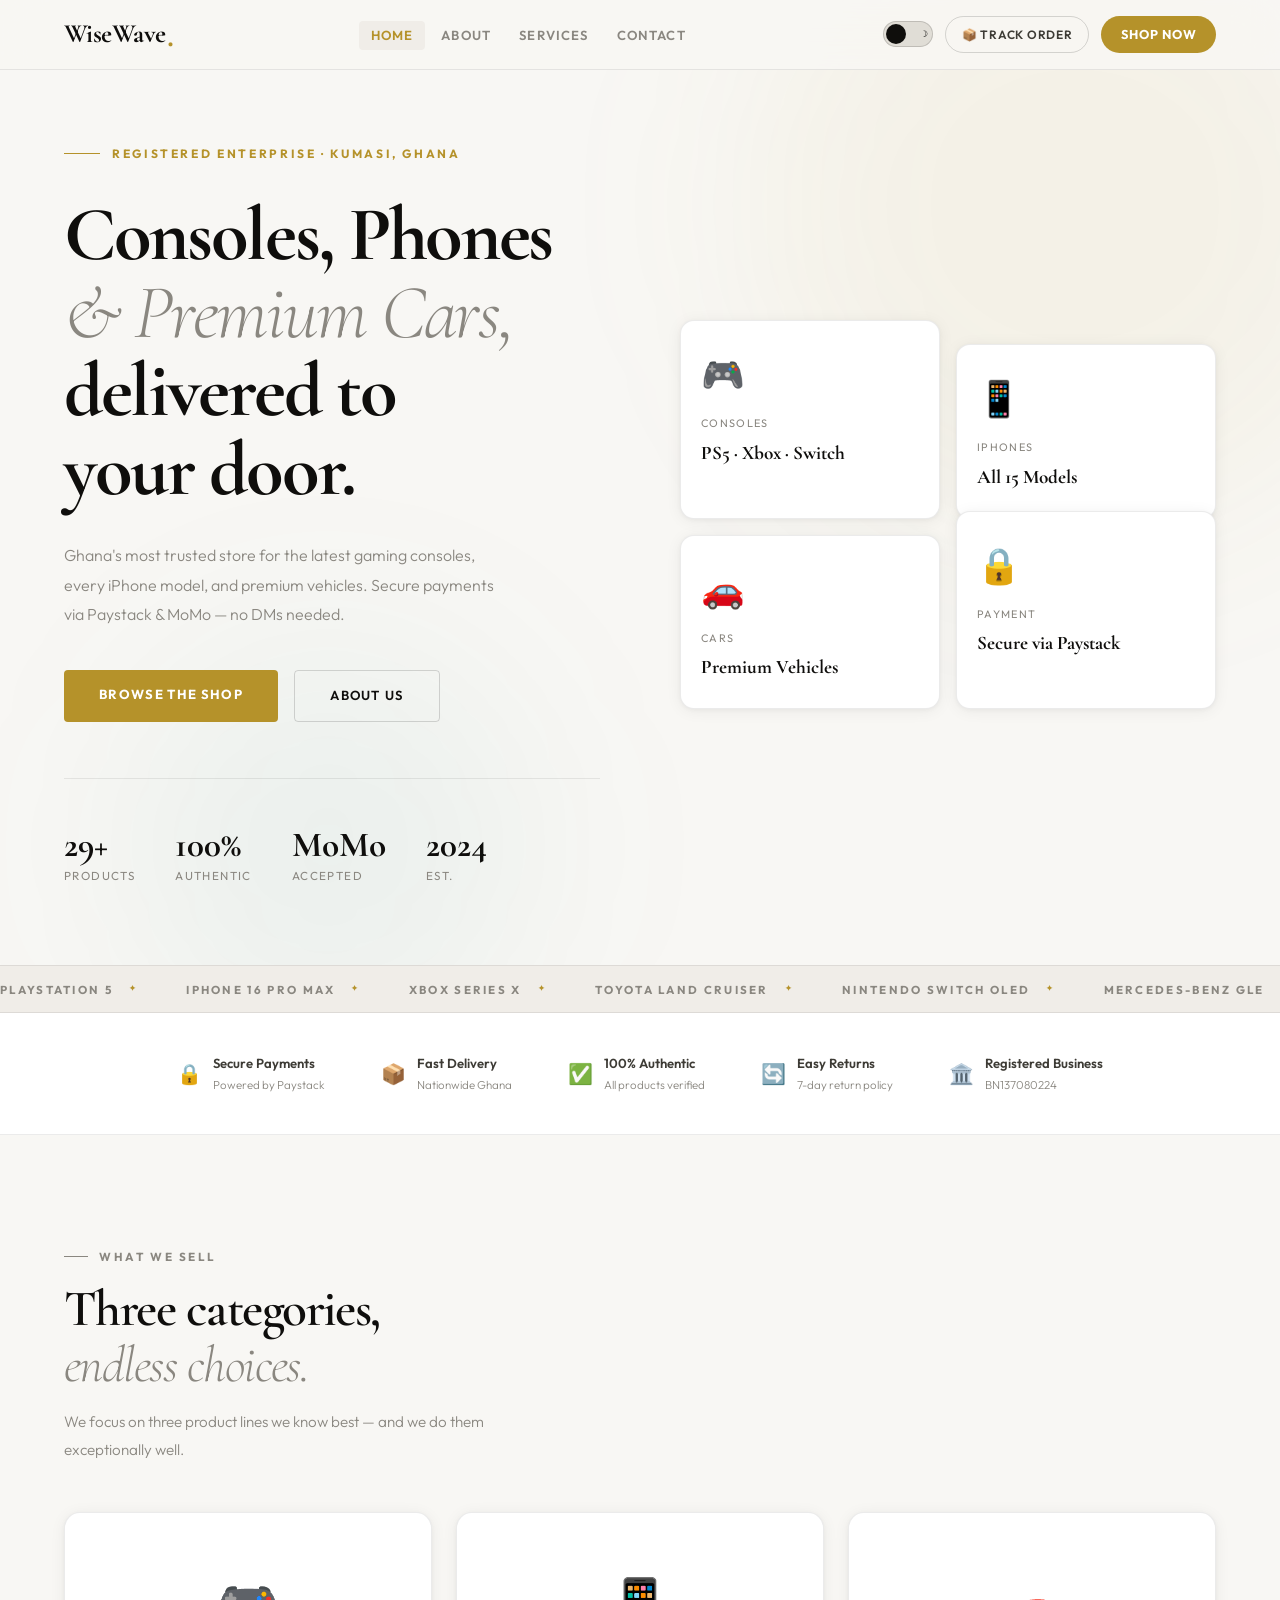
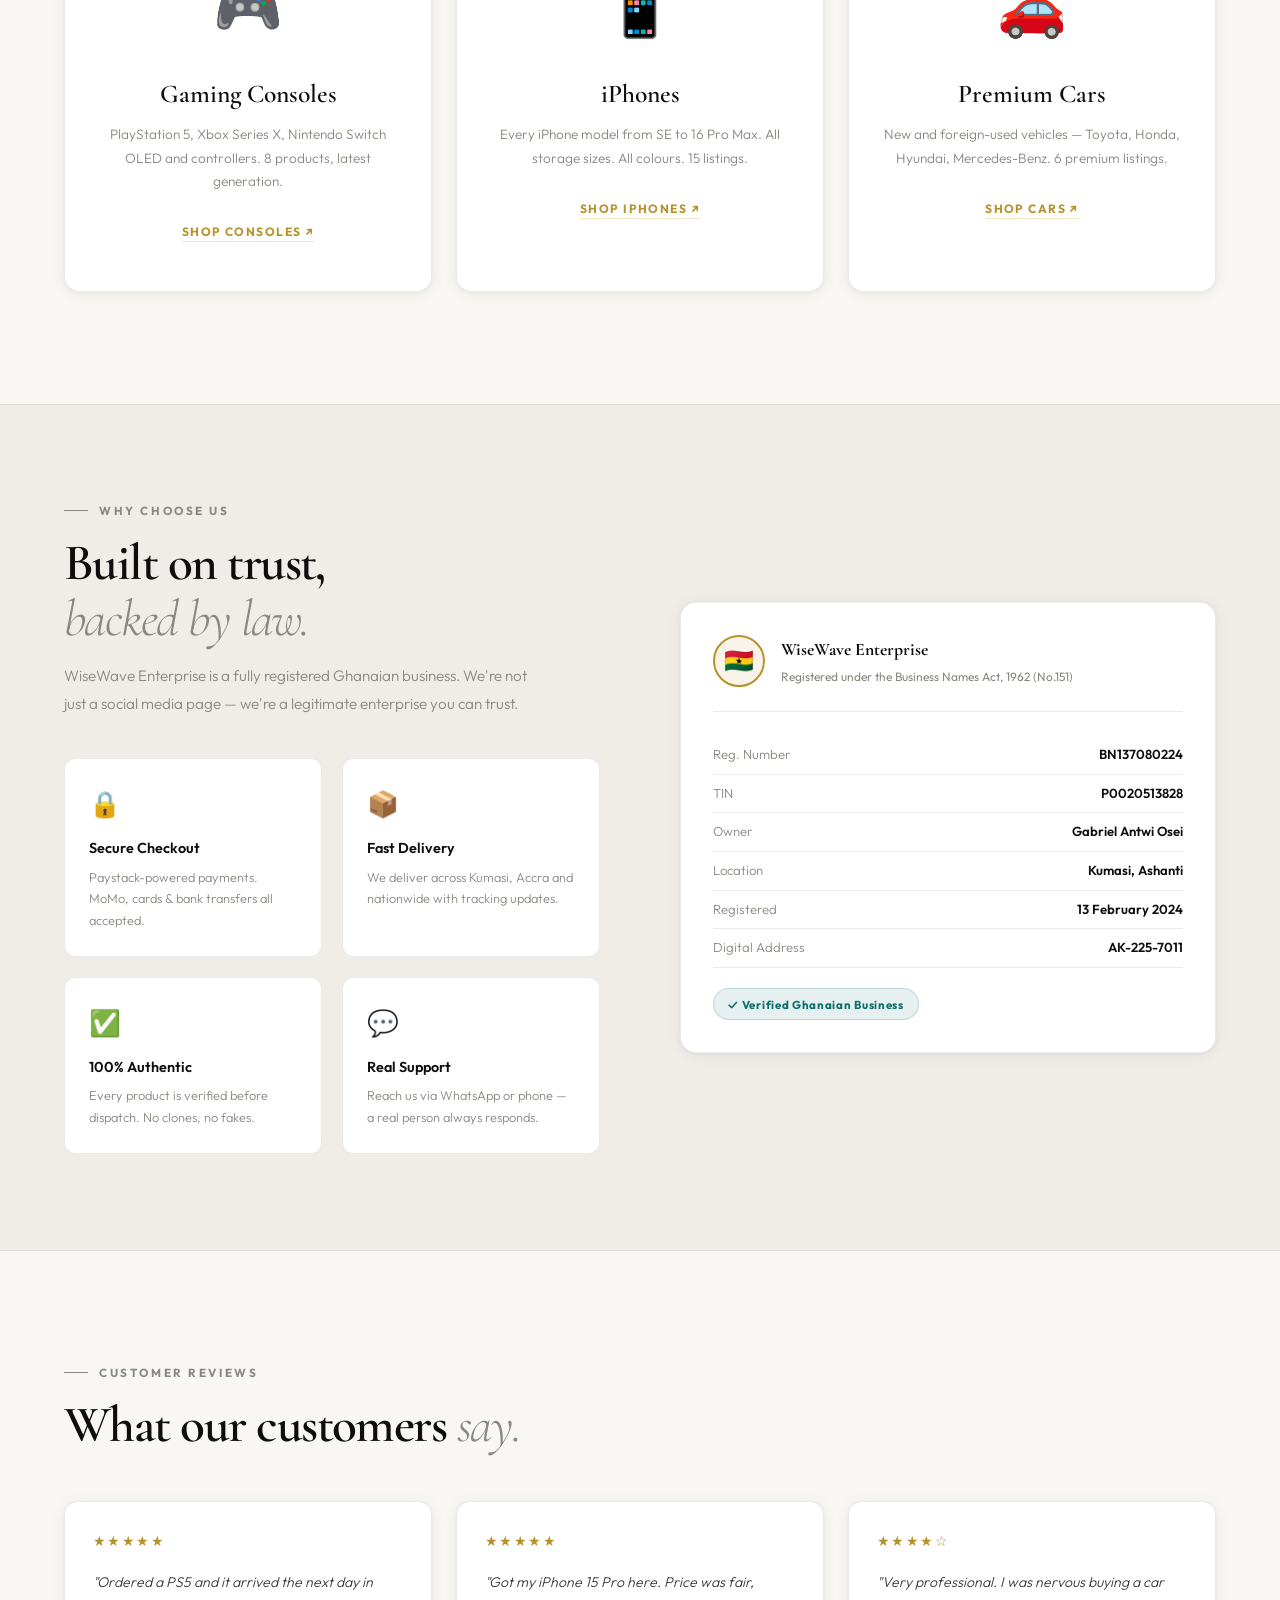
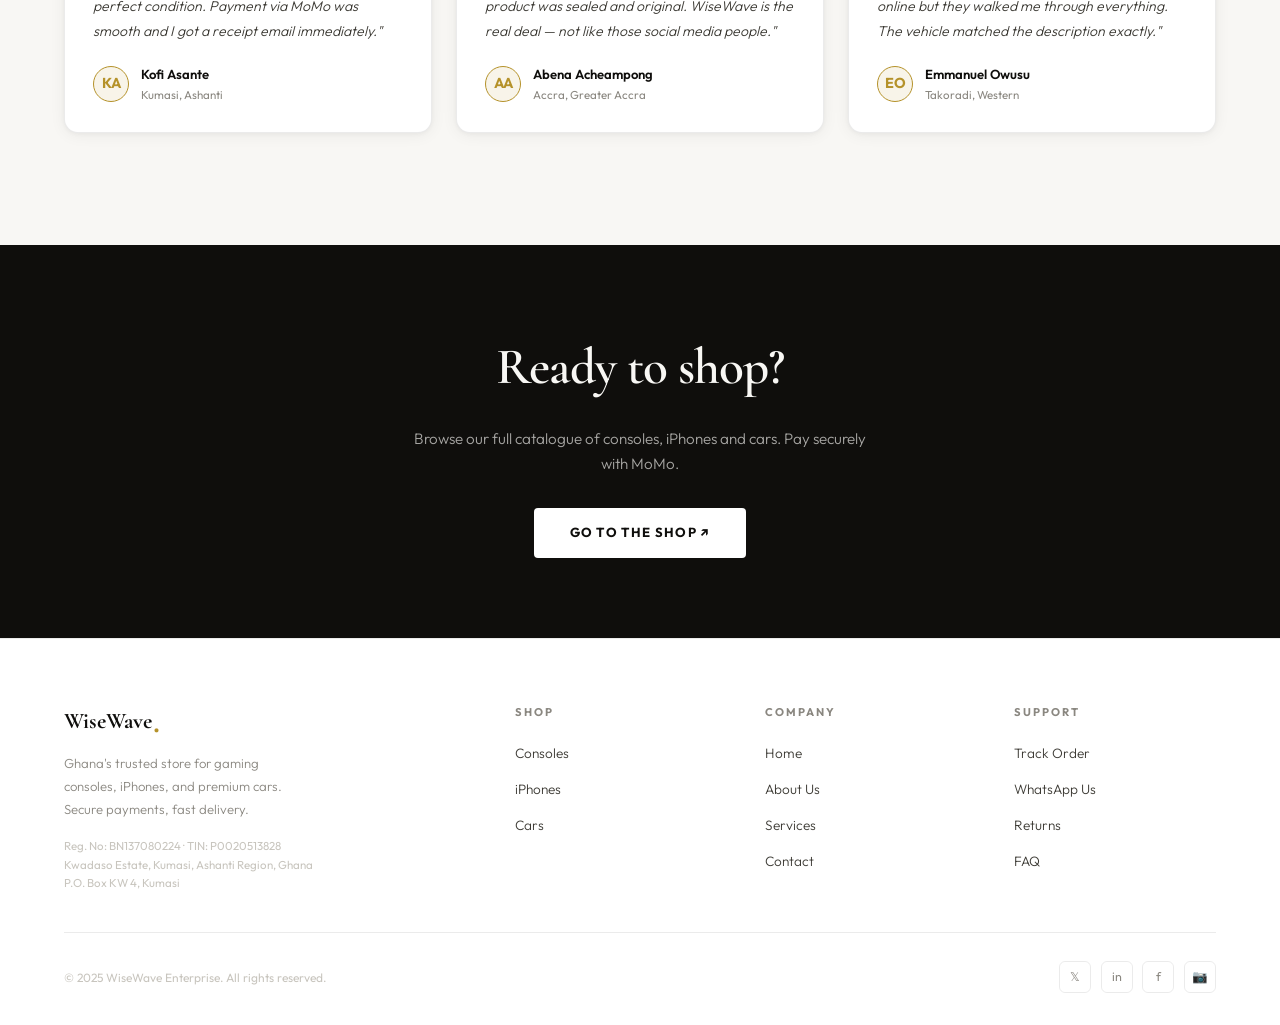
<file: home.html>
<!DOCTYPE html>
<html lang="en" data-theme="light">
<head>
<meta charset="UTF-8"><meta name="viewport" content="width=device-width,initial-scale=1.0">
<title>WiseWave Enterprise — Home</title>
<link rel="stylesheet" href="shared.css">
<style>
/* ── HERO ── */
.hero{min-height:100vh;display:flex;align-items:center;padding:9rem 5% 5rem;position:relative;overflow:hidden;}
.hero-orb{position:absolute;border-radius:50%;filter:blur(100px);pointer-events:none;}
.hero-orb-1{width:650px;height:650px;right:-120px;top:-120px;background:rgba(181,146,42,.06);}
.hero-orb-2{width:400px;height:400px;left:10%;bottom:-80px;background:rgba(13,110,110,.05);}
.hero-inner{max-width:1400px;margin:auto;width:100%;display:grid;grid-template-columns:1fr 1fr;gap:5rem;align-items:center;position:relative;z-index:1;}
.hero-eyebrow{display:flex;align-items:center;gap:.75rem;font-size:.75rem;letter-spacing:.22em;text-transform:uppercase;color:var(--gold);font-weight:700;margin-bottom:2rem;}
.hero-eyebrow-line{width:36px;height:1px;background:var(--gold);}
.hero h1{font-family:'Cormorant Garamond',serif;font-size:clamp(3rem,6vw,5.5rem);font-weight:300;line-height:1.02;letter-spacing:-.03em;margin-bottom:2rem;}
.hero h1 strong{font-weight:700;}
.hero h1 em{font-style:italic;color:var(--muted);}
.hero-sub{color:var(--muted);font-size:1rem;font-weight:300;max-width:440px;margin-bottom:2.5rem;line-height:1.85;}
.hero-ctas{display:flex;gap:1rem;flex-wrap:wrap;}
.hero-stats{display:flex;gap:2.5rem;margin-top:3.5rem;padding-top:3rem;border-top:1px solid var(--border);flex-wrap:wrap;}
.hs-num{font-family:'Cormorant Garamond',serif;font-size:2.2rem;font-weight:700;line-height:1;}
.hs-lbl{font-size:.73rem;color:var(--muted);text-transform:uppercase;letter-spacing:.12em;margin-top:.2rem;}
/* hero visual */
.hero-visual{display:grid;grid-template-columns:1fr 1fr;gap:1rem;}
.hv-card{background:var(--card);border:1px solid var(--border);border-radius:14px;padding:1.5rem 1.25rem;box-shadow:var(--sh);transition:transform .3s,box-shadow .3s,border-color .3s;}
.hv-card:hover{transform:translateY(-6px);box-shadow:var(--sh-h);border-color:var(--border2);}
.hv-card:nth-child(2){margin-top:1.5rem;}
.hv-card:nth-child(4){margin-top:-1.5rem;}
.hv-icon{font-size:2.2rem;margin-bottom:.75rem;}
.hv-lbl{font-size:.68rem;color:var(--muted);text-transform:uppercase;letter-spacing:.12em;margin-bottom:.3rem;}
.hv-val{font-family:'Cormorant Garamond',serif;font-size:1.2rem;font-weight:700;}

/* ── MARQUEE ── */
.marquee-strip{border-top:1px solid var(--border);border-bottom:1px solid var(--border);padding:.85rem 0;overflow:hidden;background:var(--bg3);transition:background var(--tr);}
.marquee-track{display:flex;gap:3rem;width:max-content;animation:ticker 35s linear infinite;}
.m-item{font-size:.72rem;font-weight:700;letter-spacing:.2em;text-transform:uppercase;color:var(--muted);white-space:nowrap;display:flex;align-items:center;gap:1rem;}
.m-item::after{content:'✦';color:var(--gold);font-size:.52rem;}
@keyframes ticker{to{transform:translateX(-50%);}}

/* ── TRUST ── */
.trust-bar{padding:2.5rem 5%;display:flex;justify-content:center;gap:3.5rem;flex-wrap:wrap;border-bottom:1px solid var(--border);background:var(--bg2);transition:background var(--tr);}
.trust-item{display:flex;align-items:center;gap:.7rem;}
.trust-icon{font-size:1.25rem;}
.trust-ttl{font-size:.82rem;font-weight:600;color:var(--text2);}
.trust-sub{font-size:.72rem;color:var(--muted);font-weight:300;}

/* ── CATEGORIES ── */
.cat-grid{display:grid;grid-template-columns:repeat(3,1fr);gap:1.5rem;margin-top:3rem;}
.cat-card{background:var(--card);border:1px solid var(--border);border-radius:16px;padding:3rem 2rem;text-align:center;transition:all .3s;box-shadow:var(--sh);cursor:pointer;position:relative;overflow:hidden;}
.cat-card::before{content:'';position:absolute;inset:0;opacity:0;transition:opacity .3s;}
.cat-card.cc-g::before{background:radial-gradient(circle at 50% 110%,rgba(181,146,42,.12) 0%,transparent 65%);}
.cat-card.cc-t::before{background:radial-gradient(circle at 50% 110%,rgba(13,110,110,.1) 0%,transparent 65%);}
.cat-card.cc-c::before{background:radial-gradient(circle at 50% 110%,rgba(192,74,46,.1) 0%,transparent 65%);}
.cat-card:hover::before{opacity:1;}
.cat-card:hover{transform:translateY(-8px);box-shadow:var(--sh-h);border-color:var(--border2);}
.cat-icon{font-size:3.5rem;margin-bottom:1.25rem;display:block;}
.cat-name{font-family:'Cormorant Garamond',serif;font-size:1.6rem;font-weight:600;margin-bottom:.5rem;}
.cat-desc{color:var(--muted);font-size:.85rem;font-weight:300;line-height:1.7;margin-bottom:1.5rem;}
.cat-link{font-size:.75rem;font-weight:700;letter-spacing:.12em;text-transform:uppercase;color:var(--gold);border-bottom:1px solid var(--gold2);padding-bottom:2px;transition:color .2s;}

/* ── WHY ── */
.why-section{background:var(--bg3);border-top:1px solid var(--border);border-bottom:1px solid var(--border);transition:background var(--tr);}
.why-inner{max-width:1400px;margin:auto;padding:6rem 5%;display:grid;grid-template-columns:1fr 1fr;gap:5rem;align-items:center;}
.why-grid{display:grid;grid-template-columns:1fr 1fr;gap:1.25rem;margin-top:2.5rem;}
.why-card{background:var(--bg2);border:1px solid var(--border);border-radius:12px;padding:1.5rem;transition:border-color .2s;}
.why-card:hover{border-color:var(--border2);}
.why-card-icon{font-size:1.6rem;margin-bottom:.75rem;}
.why-card-ttl{font-weight:600;font-size:.9rem;margin-bottom:.35rem;}
.why-card-desc{font-size:.8rem;color:var(--muted);font-weight:300;line-height:1.7;}
.why-right{position:relative;}
.why-cert{background:var(--card);border:1px solid var(--border);border-radius:16px;padding:2rem;box-shadow:var(--sh);}
.cert-header{display:flex;align-items:center;gap:1rem;margin-bottom:1.5rem;padding-bottom:1.5rem;border-bottom:1px solid var(--border);}
.cert-seal{width:52px;height:52px;border-radius:50%;background:var(--gold3);border:2px solid var(--gold);display:flex;align-items:center;justify-content:center;font-size:1.5rem;}
.cert-info h4{font-family:'Cormorant Garamond',serif;font-size:1.1rem;font-weight:700;}
.cert-info p{font-size:.75rem;color:var(--muted);margin-top:.15rem;}
.cert-row{display:flex;justify-content:space-between;padding:.5rem 0;border-bottom:1px solid var(--border);font-size:.82rem;}
.cert-row:last-child{border:none;}
.cert-row-lbl{color:var(--muted);font-weight:300;}
.cert-row-val{font-weight:600;color:var(--text);}
.cert-badge{display:inline-flex;align-items:center;gap:.5rem;background:var(--teal2);color:var(--teal);border:1px solid rgba(13,110,110,.2);border-radius:50px;font-size:.72rem;font-weight:700;padding:.35rem .9rem;margin-top:1.25rem;letter-spacing:.06em;}
[data-theme="dark"] .cert-badge{border-color:rgba(77,184,184,.2);}

/* ── TESTIMONIALS ── */
.test-grid{display:grid;grid-template-columns:repeat(3,1fr);gap:1.5rem;margin-top:3rem;}
.test-card{background:var(--card);border:1px solid var(--border);border-radius:14px;padding:1.75rem;box-shadow:var(--sh);}
.test-stars{color:var(--gold);font-size:.9rem;margin-bottom:1rem;letter-spacing:.1em;}
.test-quote{font-size:.88rem;color:var(--text2);line-height:1.75;margin-bottom:1.25rem;font-weight:300;font-style:italic;}
.test-author{display:flex;align-items:center;gap:.75rem;}
.test-avatar{width:36px;height:36px;border-radius:50%;background:var(--gold3);border:1px solid var(--gold);display:flex;align-items:center;justify-content:center;font-size:.9rem;font-weight:700;color:var(--gold);}
.test-name{font-size:.82rem;font-weight:600;}
.test-loc{font-size:.72rem;color:var(--muted);}

/* ── CTA BAND ── */
.cta-band{background:var(--text);color:var(--bg);padding:5rem 5%;text-align:center;transition:background var(--tr),color var(--tr);}
.cta-band h2{font-family:'Cormorant Garamond',serif;font-size:clamp(2rem,4vw,3.2rem);font-weight:600;letter-spacing:-.02em;margin-bottom:1rem;}
.cta-band p{opacity:.65;max-width:480px;margin:0 auto 2rem;font-weight:300;font-size:.95rem;}
.cta-band .btn-gold{background:#fff;color:#0f0e0c;}
[data-theme="dark"] .cta-band .btn-gold{background:var(--gold);color:#fff;}

@media(max-width:900px){
  .hero-inner{grid-template-columns:1fr;}
  .hero-visual{display:none;}
  .cat-grid{grid-template-columns:1fr;}
  .why-inner{grid-template-columns:1fr;}
  .test-grid{grid-template-columns:1fr;}
}
@media(max-width:640px){.trust-bar{gap:1.5rem;padding:2rem 1.2rem;}.hero-stats{gap:1.5rem;}.why-grid{grid-template-columns:1fr;}}
</style>
</head>
<body>

<!-- NAV -->
<nav class="ww-nav">
  <a href="home.html" class="ww-logo">WiseWave<span class="ww-logo-dot">.</span></a>
  <ul class="ww-nav-links">
    <li><a href="home.html">Home</a></li>
    <li><a href="about.html">About</a></li>
    <li><a href="services.html">Services</a></li>
    <li><a href="contact.html">Contact</a></li>
  </ul>
    <div class="ww-nav-r">
    <button class="tog" onclick="toggleTheme()"><span class="tog-sun">☀</span><span class="tog-moon">☽</span></button>
    <a href="track.html" class="nav-track-btn">📦 Track Order</a>
    <a href="index.html" class="nav-shop-btn">Shop Now</a>
  </div>
  <button class="hamburger" onclick="toggleMobile()">☰</button>
</nav>
<div class="mobile-menu" id="mobileMenu">
  <a href="home.html">Home</a>
  <a href="about.html">About</a>
  <a href="services.html">Services</a>
  <a href="contact.html">Contact</a>
  <a href="track.html" class="mob-track">📦 Track Your Order</a>
  <a href="index.html" style="color:var(--gold);font-weight:700;">🛒 Shop Now</a>
</div>

<!-- HERO -->
<section class="hero">
  <div class="hero-orb hero-orb-1"></div>
  <div class="hero-orb hero-orb-2"></div>
  <div class="hero-inner">
    <div>
      <div class="hero-eyebrow"><span class="hero-eyebrow-line"></span>Registered Enterprise · Kumasi, Ghana</div>
      <h1><strong>Consoles, Phones</strong><br><em>&amp; Premium Cars,</em><br><strong>delivered to<br>your door.</strong></h1>
      <p class="hero-sub">Ghana's most trusted store for the latest gaming consoles, every iPhone model, and premium vehicles. Secure payments via Paystack &amp; MoMo — no DMs needed.</p>
      <div class="hero-ctas">
        <a href="index.html" class="btn-gold">Browse the Shop</a>
        <a href="about.html" class="btn-outline">About Us</a>
      </div>
      <div class="hero-stats">
        <div><div class="hs-num">29+</div><div class="hs-lbl">Products</div></div>
        <div><div class="hs-num">100%</div><div class="hs-lbl">Authentic</div></div>
        <div><div class="hs-num">MoMo</div><div class="hs-lbl">Accepted</div></div>
        <div><div class="hs-num">2024</div><div class="hs-lbl">Est.</div></div>
      </div>
    </div>
    <div class="hero-visual">
      <div class="hv-card"><div class="hv-icon">🎮</div><div class="hv-lbl">Consoles</div><div class="hv-val">PS5 · Xbox · Switch</div></div>
      <div class="hv-card"><div class="hv-icon">📱</div><div class="hv-lbl">iPhones</div><div class="hv-val">All 15 Models</div></div>
      <div class="hv-card"><div class="hv-icon">🚗</div><div class="hv-lbl">Cars</div><div class="hv-val">Premium Vehicles</div></div>
      <div class="hv-card"><div class="hv-icon">🔒</div><div class="hv-lbl">Payment</div><div class="hv-val">Secure via Paystack</div></div>
    </div>
  </div>
</section>

<!-- MARQUEE -->
<div class="marquee-strip">
  <div class="marquee-track">
    <span class="m-item">PlayStation 5</span><span class="m-item">iPhone 16 Pro Max</span><span class="m-item">Xbox Series X</span><span class="m-item">Toyota Land Cruiser</span><span class="m-item">Nintendo Switch OLED</span><span class="m-item">Mercedes-Benz GLE</span><span class="m-item">Secure MoMo Payments</span><span class="m-item">Kumasi · Accra · Nationwide</span><span class="m-item">Reg. BN137080224</span>
    <span class="m-item">PlayStation 5</span><span class="m-item">iPhone 16 Pro Max</span><span class="m-item">Xbox Series X</span><span class="m-item">Toyota Land Cruiser</span><span class="m-item">Nintendo Switch OLED</span><span class="m-item">Mercedes-Benz GLE</span><span class="m-item">Secure MoMo Payments</span><span class="m-item">Kumasi · Accra · Nationwide</span><span class="m-item">Reg. BN137080224</span>
  </div>
</div>

<!-- TRUST -->
<div class="trust-bar fade-in">
  <div class="trust-item"><span class="trust-icon">🔒</span><div><div class="trust-ttl">Secure Payments</div><div class="trust-sub">Powered by Paystack</div></div></div>
  <div class="trust-item"><span class="trust-icon">📦</span><div><div class="trust-ttl">Fast Delivery</div><div class="trust-sub">Nationwide Ghana</div></div></div>
  <div class="trust-item"><span class="trust-icon">✅</span><div><div class="trust-ttl">100% Authentic</div><div class="trust-sub">All products verified</div></div></div>
  <div class="trust-item"><span class="trust-icon">🔄</span><div><div class="trust-ttl">Easy Returns</div><div class="trust-sub">7-day return policy</div></div></div>
  <div class="trust-item"><span class="trust-icon">🏛️</span><div><div class="trust-ttl">Registered Business</div><div class="trust-sub">BN137080224</div></div></div>
</div>

<!-- CATEGORIES -->
<section class="section">
  <div class="section-inner">
    <div class="fade-in">
      <div class="kicker">What we sell</div>
      <h2 class="sec-title">Three categories,<br><em>endless choices.</em></h2>
      <p class="sec-desc">We focus on three product lines we know best — and we do them exceptionally well.</p>
    </div>
    <div class="cat-grid">
      <a href="index.html#consoles" class="cat-card cc-g fade-in">
        <span class="cat-icon">🎮</span>
        <div class="cat-name">Gaming Consoles</div>
        <p class="cat-desc">PlayStation 5, Xbox Series X, Nintendo Switch OLED and controllers. 8 products, latest generation.</p>
        <span class="cat-link">Shop Consoles ↗</span>
      </a>
      <a href="index.html#phones" class="cat-card cc-t fade-in">
        <span class="cat-icon">📱</span>
        <div class="cat-name">iPhones</div>
        <p class="cat-desc">Every iPhone model from SE to 16 Pro Max. All storage sizes. All colours. 15 listings.</p>
        <span class="cat-link">Shop iPhones ↗</span>
      </a>
      <a href="index.html#cars" class="cat-card cc-c fade-in">
        <span class="cat-icon">🚗</span>
        <div class="cat-name">Premium Cars</div>
        <p class="cat-desc">New and foreign-used vehicles — Toyota, Honda, Hyundai, Mercedes-Benz. 6 premium listings.</p>
        <span class="cat-link">Shop Cars ↗</span>
      </a>
    </div>
  </div>
</section>

<!-- WHY WISEWAVE -->
<section class="why-section">
  <div class="why-inner">
    <div class="fade-in">
      <div class="kicker">Why choose us</div>
      <h2 class="sec-title">Built on trust,<br><em>backed by law.</em></h2>
      <p class="sec-desc">WiseWave Enterprise is a fully registered Ghanaian business. We're not just a social media page — we're a legitimate enterprise you can trust.</p>
      <div class="why-grid">
        <div class="why-card"><div class="why-card-icon">🔒</div><div class="why-card-ttl">Secure Checkout</div><div class="why-card-desc">Paystack-powered payments. MoMo, cards & bank transfers all accepted.</div></div>
        <div class="why-card"><div class="why-card-icon">📦</div><div class="why-card-ttl">Fast Delivery</div><div class="why-card-desc">We deliver across Kumasi, Accra and nationwide with tracking updates.</div></div>
        <div class="why-card"><div class="why-card-icon">✅</div><div class="why-card-ttl">100% Authentic</div><div class="why-card-desc">Every product is verified before dispatch. No clones, no fakes.</div></div>
        <div class="why-card"><div class="why-card-icon">💬</div><div class="why-card-ttl">Real Support</div><div class="why-card-desc">Reach us via WhatsApp or phone — a real person always responds.</div></div>
      </div>
    </div>
    <div class="why-right fade-in">
      <div class="why-cert">
        <div class="cert-header">
          <div class="cert-seal">🇬🇭</div>
          <div class="cert-info">
            <h4>WiseWave Enterprise</h4>
            <p>Registered under the Business Names Act, 1962 (No.151)</p>
          </div>
        </div>
        <div class="cert-row"><span class="cert-row-lbl">Reg. Number</span><span class="cert-row-val">BN137080224</span></div>
        <div class="cert-row"><span class="cert-row-lbl">TIN</span><span class="cert-row-val">P0020513828</span></div>
        <div class="cert-row"><span class="cert-row-lbl">Owner</span><span class="cert-row-val">Gabriel Antwi Osei</span></div>
        <div class="cert-row"><span class="cert-row-lbl">Location</span><span class="cert-row-val">Kumasi, Ashanti</span></div>
        <div class="cert-row"><span class="cert-row-lbl">Registered</span><span class="cert-row-val">13 February 2024</span></div>
        <div class="cert-row"><span class="cert-row-lbl">Digital Address</span><span class="cert-row-val">AK-225-7011</span></div>
        <div><span class="cert-badge">✓ Verified Ghanaian Business</span></div>
      </div>
    </div>
  </div>
</section>

<!-- TESTIMONIALS -->
<section class="section">
  <div class="section-inner">
    <div class="fade-in">
      <div class="kicker">Customer reviews</div>
      <h2 class="sec-title">What our customers <em>say.</em></h2>
    </div>
    <div class="test-grid">
      <div class="test-card fade-in">
        <div class="test-stars">★★★★★</div>
        <p class="test-quote">"Ordered a PS5 and it arrived the next day in perfect condition. Payment via MoMo was smooth and I got a receipt email immediately."</p>
        <div class="test-author"><div class="test-avatar">KA</div><div><div class="test-name">Kofi Asante</div><div class="test-loc">Kumasi, Ashanti</div></div></div>
      </div>
      <div class="test-card fade-in">
        <div class="test-stars">★★★★★</div>
        <p class="test-quote">"Got my iPhone 15 Pro here. Price was fair, product was sealed and original. WiseWave is the real deal — not like those social media people."</p>
        <div class="test-author"><div class="test-avatar">AA</div><div><div class="test-name">Abena Acheampong</div><div class="test-loc">Accra, Greater Accra</div></div></div>
      </div>
      <div class="test-card fade-in">
        <div class="test-stars">★★★★☆</div>
        <p class="test-quote">"Very professional. I was nervous buying a car online but they walked me through everything. The vehicle matched the description exactly."</p>
        <div class="test-author"><div class="test-avatar">EO</div><div><div class="test-name">Emmanuel Owusu</div><div class="test-loc">Takoradi, Western</div></div></div>
      </div>
    </div>
  </div>
</section>

<!-- CTA BAND -->
<section class="cta-band fade-in">
  <h2>Ready to shop?</h2>
  <p>Browse our full catalogue of consoles, iPhones and cars. Pay securely with MoMo.</p>
  <a href="index.html" class="btn-gold">Go to the Shop ↗</a>
</section>

<!-- FOOTER -->
<footer class="ww-footer">
  <div class="ww-footer-grid">
    <div>
      <div class="ww-footer-logo">WiseWave<span class="ww-logo-dot">.</span></div>
      <p class="ww-footer-tag">Ghana's trusted store for gaming consoles, iPhones, and premium cars. Secure payments, fast delivery.</p>
      <div class="ww-footer-reg">Reg. No: BN137080224 · TIN: P0020513828<br>Kwadaso Estate, Kumasi, Ashanti Region, Ghana<br>P.O. Box KW 4, Kumasi</div>
    </div>
    <div><div class="ww-footer-col-ttl">Shop</div><ul class="ww-footer-list"><li><a href="index.html#consoles">Consoles</a></li><li><a href="index.html#phones">iPhones</a></li><li><a href="index.html#cars">Cars</a></li></ul></div>
    <div><div class="ww-footer-col-ttl">Company</div><ul class="ww-footer-list"><li><a href="home.html">Home</a></li><li><a href="about.html">About Us</a></li><li><a href="services.html">Services</a></li><li><a href="contact.html">Contact</a></li></ul></div>
    <div><div class="ww-footer-col-ttl">Support</div><ul class="ww-footer-list"><li><a href="track.html">Track Order</a></li><li><a href="contact.html">WhatsApp Us</a></li><li><a href="contact.html">Returns</a></li><li><a href="contact.html">FAQ</a></li></ul></div>
  </div>
  <div class="ww-footer-bot">
    <div class="ww-footer-copy">© 2025 WiseWave Enterprise. All rights reserved.</div>
    <div class="ww-socials"><a href="#" class="ww-soc">𝕏</a><a href="#" class="ww-soc">in</a><a href="#" class="ww-soc">f</a><a href="#" class="ww-soc">📷</a></div>
  </div>
</footer>

<script src="shared.js"></script>
</body>
</html>
</file>
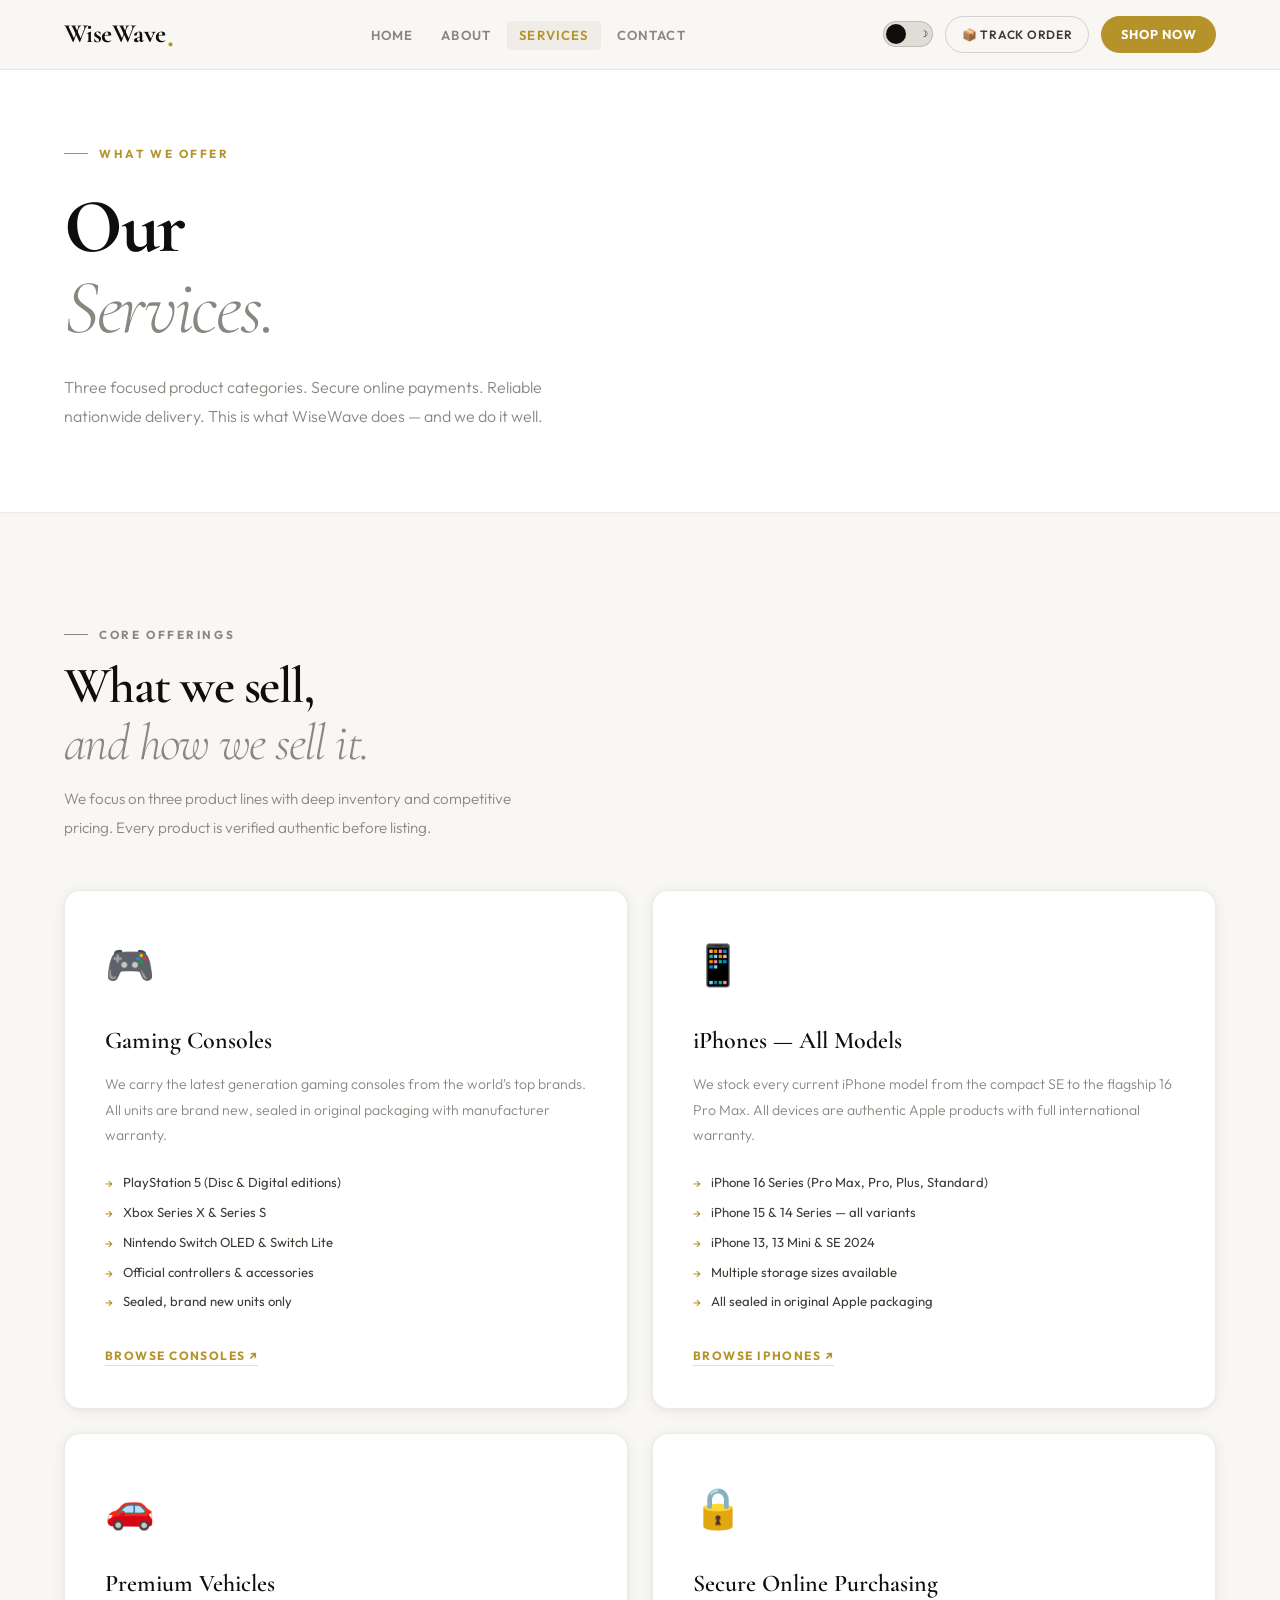
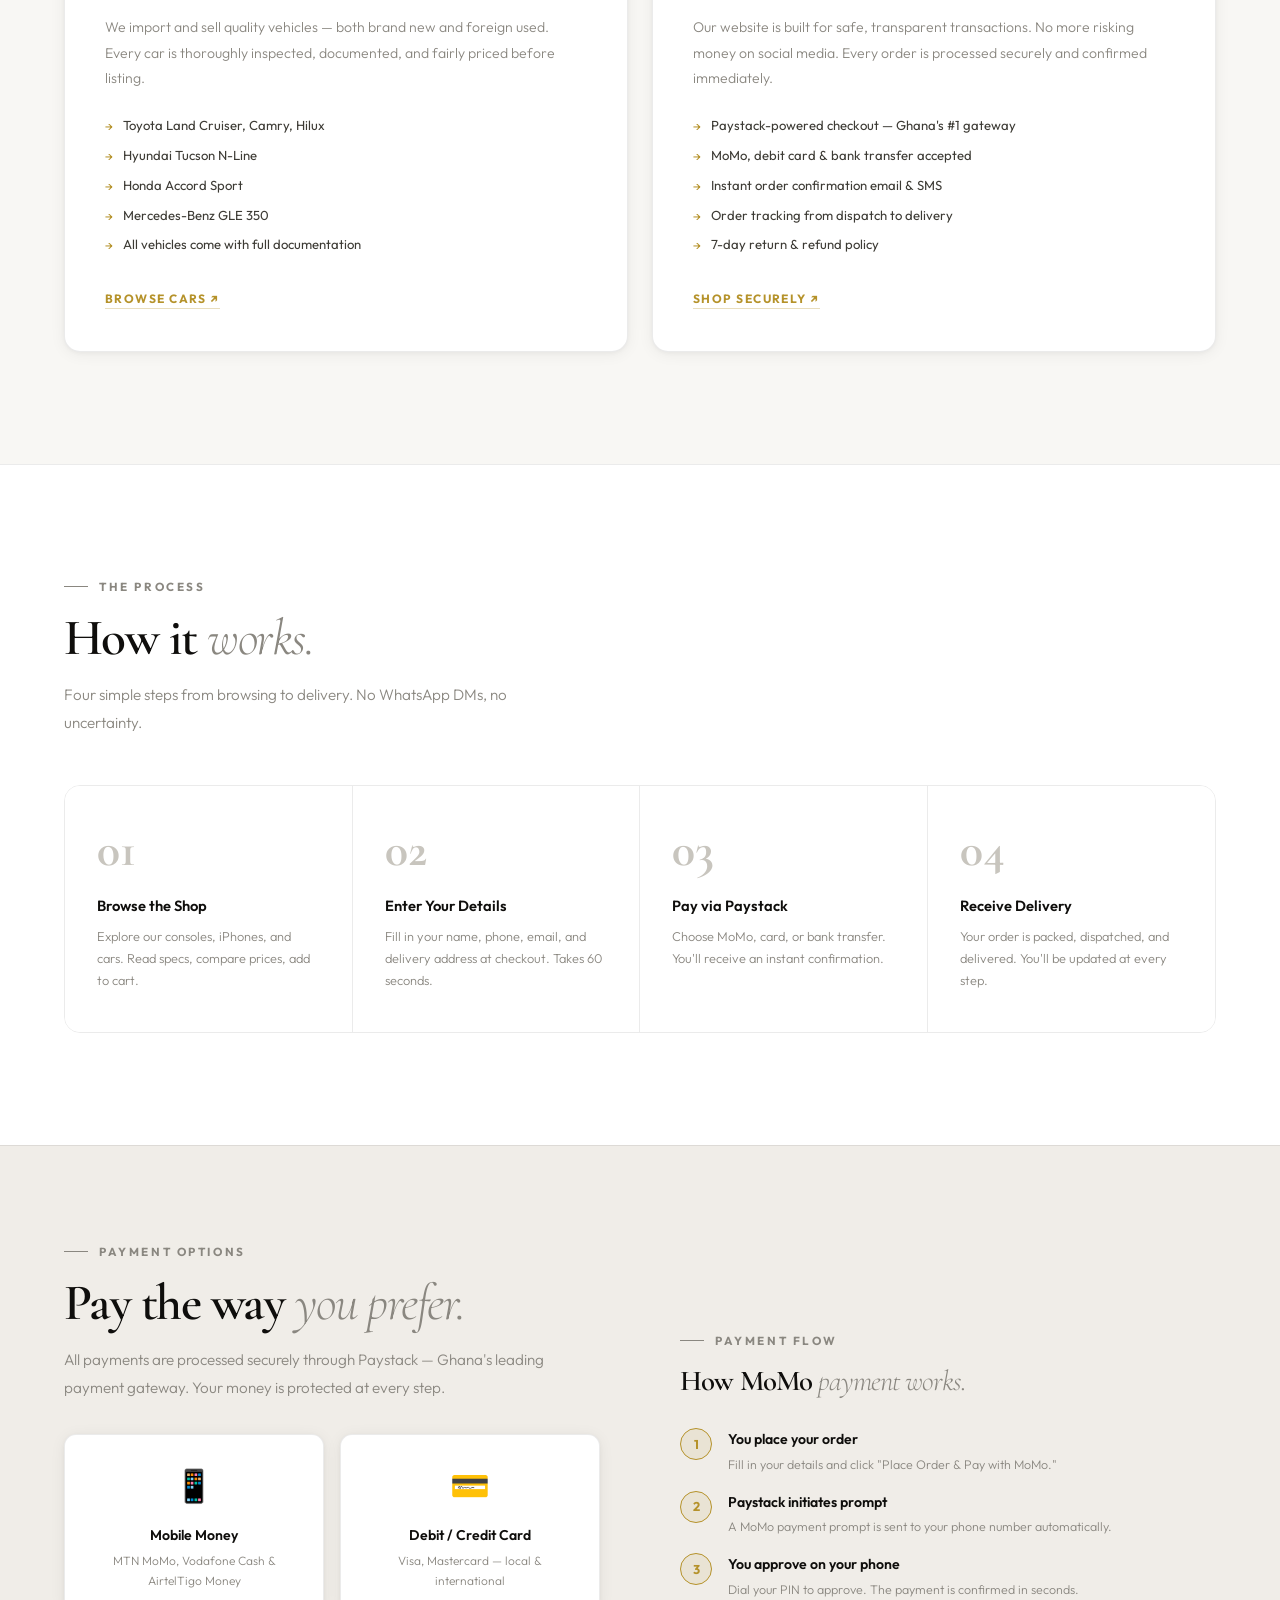
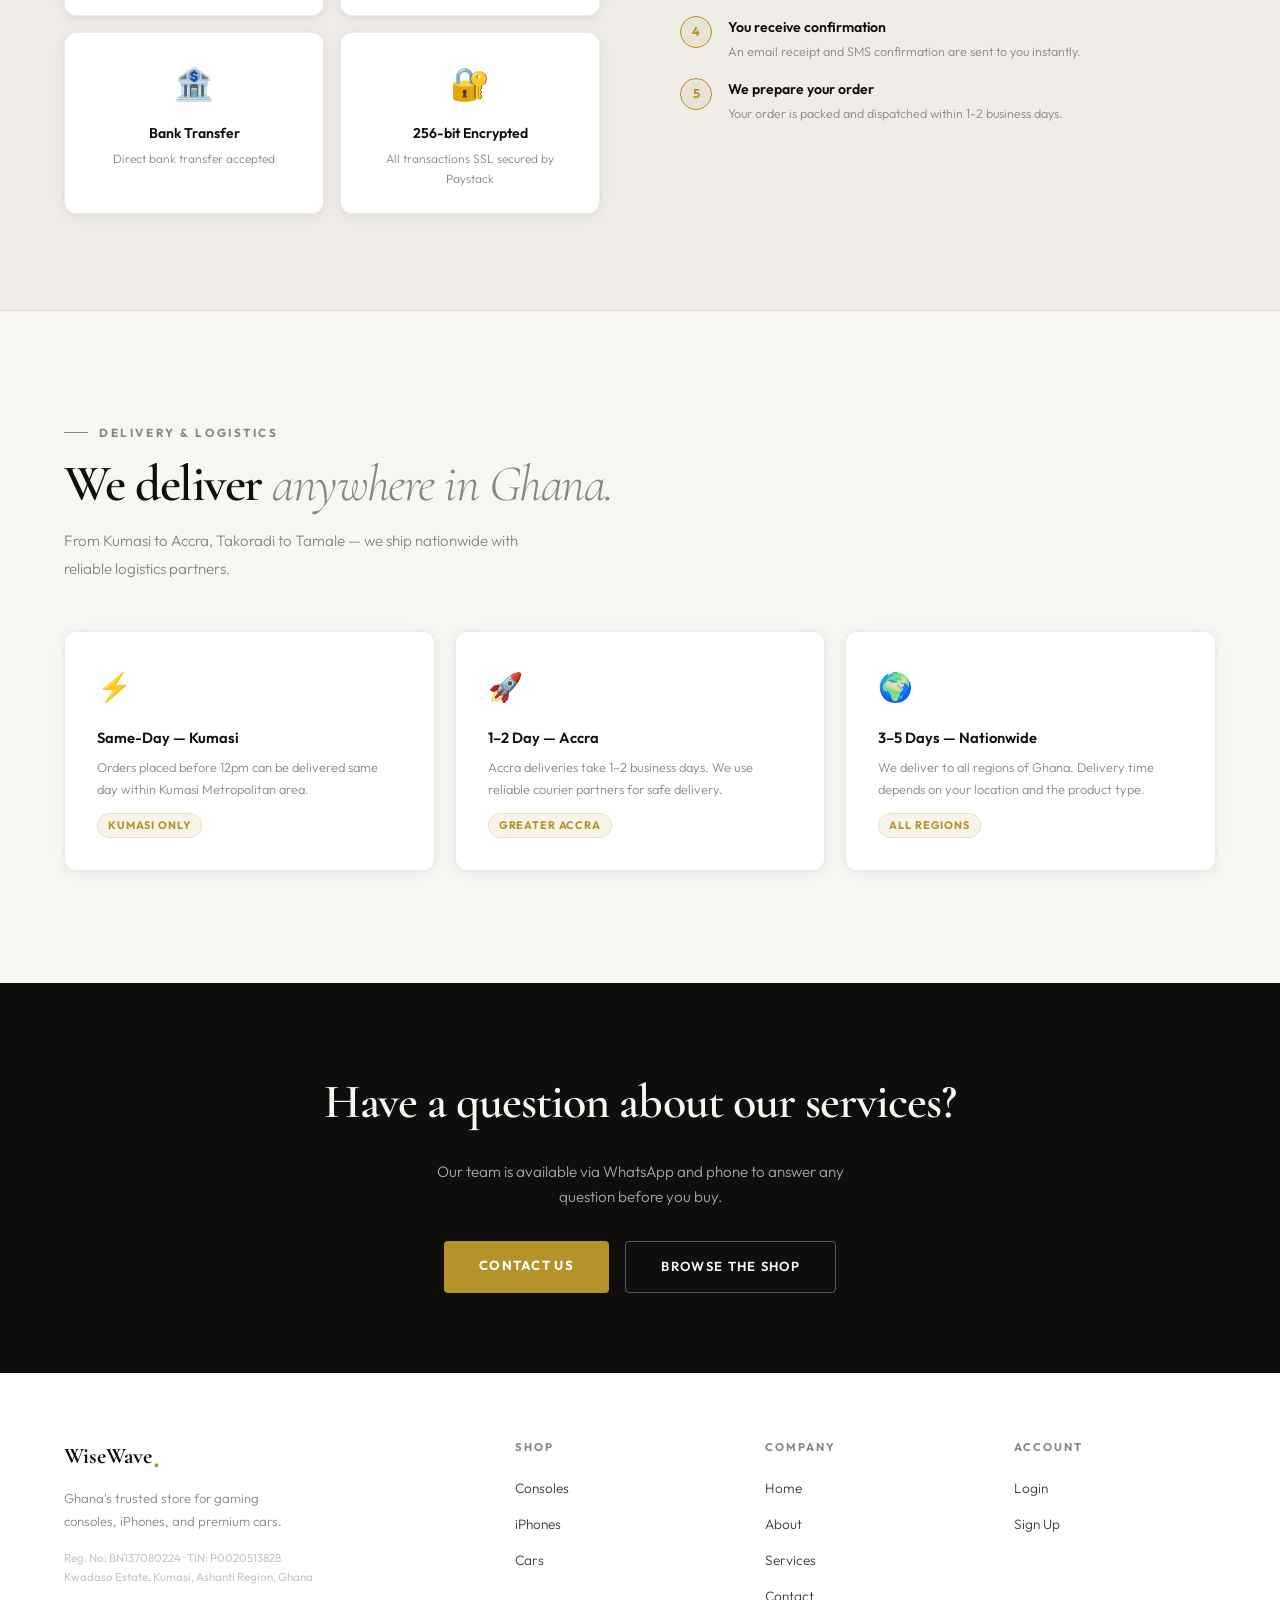
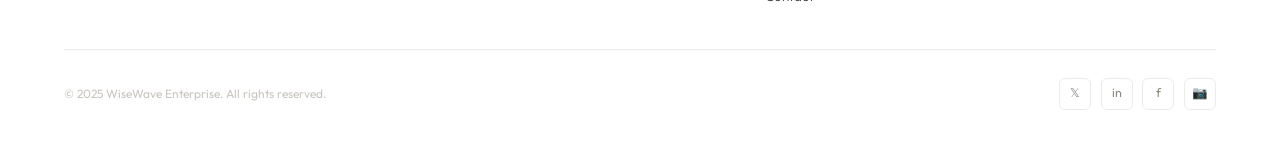
<file: services.html>
<!DOCTYPE html>
<html lang="en" data-theme="light">
<head>
<meta charset="UTF-8"><meta name="viewport" content="width=device-width,initial-scale=1.0">
<title>Services — WiseWave Enterprise</title>
<link rel="stylesheet" href="shared.css">
<style>
.page-hero{padding:9rem 5% 5rem;background:var(--bg2);border-bottom:1px solid var(--border);transition:background var(--tr);}
.page-hero-inner{max-width:1400px;margin:auto;}
.ph-eyebrow{font-size:.73rem;letter-spacing:.22em;text-transform:uppercase;color:var(--gold);font-weight:700;margin-bottom:1.5rem;display:flex;align-items:center;gap:.7rem;}
.ph-eyebrow::before{content:'';width:24px;height:1px;background:var(--gold);}
.page-hero h1{font-family:'Cormorant Garamond',serif;font-size:clamp(3rem,6vw,5rem);font-weight:300;line-height:1.05;letter-spacing:-.03em;margin-bottom:1.5rem;}
.page-hero h1 strong{font-weight:700;}
.page-hero h1 em{font-style:italic;color:var(--muted);}
.page-hero p{color:var(--muted);font-size:1rem;font-weight:300;max-width:520px;line-height:1.85;}

/* MAIN SERVICES */
.srv-grid{display:grid;grid-template-columns:1fr 1fr;gap:1.5rem;margin-top:3rem;}
.srv-card{background:var(--card);border:1px solid var(--border);border-radius:16px;padding:2.5rem;box-shadow:var(--sh);transition:all .3s;overflow:hidden;position:relative;}
.srv-card::before{content:'';position:absolute;top:0;left:0;width:4px;height:0;background:var(--gold);border-radius:0 0 4px 4px;transition:height .35s;}
.srv-card:hover::before{height:100%;}
.srv-card:hover{transform:translateY(-5px);box-shadow:var(--sh-h);border-color:var(--border2);}
.srv-icon{font-size:2.5rem;margin-bottom:1.5rem;}
.srv-name{font-family:'Cormorant Garamond',serif;font-size:1.5rem;font-weight:600;margin-bottom:.75rem;}
.srv-desc{color:var(--muted);font-size:.88rem;font-weight:300;line-height:1.8;margin-bottom:1.5rem;}
.srv-points{list-style:none;display:flex;flex-direction:column;gap:.5rem;margin-bottom:1.75rem;}
.srv-points li{font-size:.82rem;color:var(--text2);display:flex;align-items:flex-start;gap:.6rem;font-weight:400;}
.srv-points li::before{content:'→';color:var(--gold);font-size:.75rem;margin-top:2px;flex-shrink:0;}
.srv-link{font-size:.75rem;font-weight:700;letter-spacing:.12em;text-transform:uppercase;color:var(--gold);border-bottom:1px solid rgba(181,146,42,.3);padding-bottom:2px;text-decoration:none;transition:border-color .2s;}
.srv-link:hover{border-color:var(--gold);}

/* HOW WE DO IT */
.process-steps{display:grid;grid-template-columns:repeat(4,1fr);gap:0;margin-top:3rem;border:1px solid var(--border);border-radius:16px;overflow:hidden;}
.ps-step{padding:2.5rem 2rem;border-right:1px solid var(--border);background:var(--card);transition:background .2s;}
.ps-step:last-child{border-right:none;}
.ps-step:hover{background:var(--bg3);}
.ps-num{font-family:'Cormorant Garamond',serif;font-size:3rem;font-weight:700;line-height:1;color:var(--faint);margin-bottom:1.25rem;}
.ps-title{font-weight:600;font-size:.92rem;margin-bottom:.5rem;}
.ps-desc{font-size:.8rem;color:var(--muted);font-weight:300;line-height:1.7;}

/* PAYMENT SECTION */
.pay-section{background:var(--bg3);border-top:1px solid var(--border);border-bottom:1px solid var(--border);transition:background var(--tr);}
.pay-inner{max-width:1400px;margin:auto;padding:6rem 5%;display:grid;grid-template-columns:1fr 1fr;gap:5rem;align-items:center;}
.pay-methods{display:grid;grid-template-columns:1fr 1fr;gap:1rem;margin-top:2rem;}
.pay-method{background:var(--card);border:1px solid var(--border);border-radius:12px;padding:1.5rem;text-align:center;box-shadow:var(--sh);}
.pay-method-icon{font-size:2rem;margin-bottom:.75rem;}
.pay-method-name{font-weight:600;font-size:.88rem;margin-bottom:.25rem;}
.pay-method-desc{font-size:.75rem;color:var(--muted);font-weight:300;}
.pay-steps{display:flex;flex-direction:column;gap:1rem;margin-top:2rem;}
.pay-step-row{display:flex;align-items:flex-start;gap:1rem;}
.pay-step-dot{width:32px;height:32px;border-radius:50%;background:var(--gold3);border:1px solid var(--gold);display:flex;align-items:center;justify-content:center;font-size:.8rem;font-weight:700;color:var(--gold);flex-shrink:0;}
.pay-step-info{flex:1;}
.pay-step-title{font-weight:600;font-size:.88rem;margin-bottom:.2rem;}
.pay-step-desc{font-size:.78rem;color:var(--muted);font-weight:300;line-height:1.6;}

/* DELIVERY */
.delivery-grid{display:grid;grid-template-columns:repeat(3,1fr);gap:1.25rem;margin-top:3rem;}
.del-card{background:var(--card);border:1px solid var(--border);border-radius:12px;padding:2rem;box-shadow:var(--sh);}
.del-icon{font-size:1.75rem;margin-bottom:1rem;}
.del-title{font-weight:600;font-size:.92rem;margin-bottom:.4rem;}
.del-desc{font-size:.8rem;color:var(--muted);font-weight:300;line-height:1.7;}
.del-badge{display:inline-block;margin-top:.75rem;font-size:.68rem;font-weight:700;letter-spacing:.08em;text-transform:uppercase;padding:3px 10px;border-radius:50px;background:var(--gold3);color:var(--gold);border:1px solid rgba(181,146,42,.2);}

@media(max-width:900px){.srv-grid{grid-template-columns:1fr;}.process-steps{grid-template-columns:1fr 1fr;}.ps-step{border-bottom:1px solid var(--border);border-right:none;}.pay-inner{grid-template-columns:1fr;gap:3rem;}.delivery-grid{grid-template-columns:1fr;}}
@media(max-width:640px){.process-steps{grid-template-columns:1fr;}.pay-methods{grid-template-columns:1fr;}}
</style>
</head>
<body>

<nav class="ww-nav">
  <a href="home.html" class="ww-logo">WiseWave<span class="ww-logo-dot">.</span></a>
  <ul class="ww-nav-links">
    <li><a href="home.html">Home</a></li>
    <li><a href="about.html">About</a></li>
    <li><a href="services.html">Services</a></li>
    <li><a href="contact.html">Contact</a></li>
  </ul>
    <div class="ww-nav-r">
    <button class="tog" onclick="toggleTheme()"><span class="tog-sun">☀</span><span class="tog-moon">☽</span></button>
    <a href="track.html" class="nav-track-btn">📦 Track Order</a>
    <a href="index.html" class="nav-shop-btn">Shop Now</a>
  </div>
  <button class="hamburger" onclick="toggleMobile()">☰</button>
</nav>
<div class="mobile-menu" id="mobileMenu">
  <a href="home.html">Home</a>
  <a href="about.html">About</a>
  <a href="services.html">Services</a>
  <a href="contact.html">Contact</a>
  <a href="track.html" class="mob-track">📦 Track Your Order</a>
  <a href="index.html" style="color:var(--gold);font-weight:700;">🛒 Shop Now</a>
</div>

<section class="page-hero">
  <div class="page-hero-inner">
    <div class="ph-eyebrow">What we offer</div>
    <h1><strong>Our</strong><br><em>Services.</em></h1>
    <p>Three focused product categories. Secure online payments. Reliable nationwide delivery. This is what WiseWave does — and we do it well.</p>
  </div>
</section>

<!-- MAIN SERVICES -->
<section class="section">
  <div class="section-inner">
    <div class="fade-in">
      <div class="kicker">Core offerings</div>
      <h2 class="sec-title">What we sell,<br><em>and how we sell it.</em></h2>
      <p class="sec-desc">We focus on three product lines with deep inventory and competitive pricing. Every product is verified authentic before listing.</p>
    </div>
    <div class="srv-grid">
      <div class="srv-card fade-in">
        <div class="srv-icon">🎮</div>
        <div class="srv-name">Gaming Consoles</div>
        <p class="srv-desc">We carry the latest generation gaming consoles from the world's top brands. All units are brand new, sealed in original packaging with manufacturer warranty.</p>
        <ul class="srv-points">
          <li>PlayStation 5 (Disc &amp; Digital editions)</li>
          <li>Xbox Series X &amp; Series S</li>
          <li>Nintendo Switch OLED &amp; Switch Lite</li>
          <li>Official controllers &amp; accessories</li>
          <li>Sealed, brand new units only</li>
        </ul>
        <a href="index.html#consoles" class="srv-link">Browse Consoles ↗</a>
      </div>
      <div class="srv-card fade-in">
        <div class="srv-icon">📱</div>
        <div class="srv-name">iPhones — All Models</div>
        <p class="srv-desc">We stock every current iPhone model from the compact SE to the flagship 16 Pro Max. All devices are authentic Apple products with full international warranty.</p>
        <ul class="srv-points">
          <li>iPhone 16 Series (Pro Max, Pro, Plus, Standard)</li>
          <li>iPhone 15 &amp; 14 Series — all variants</li>
          <li>iPhone 13, 13 Mini &amp; SE 2024</li>
          <li>Multiple storage sizes available</li>
          <li>All sealed in original Apple packaging</li>
        </ul>
        <a href="index.html#phones" class="srv-link">Browse iPhones ↗</a>
      </div>
      <div class="srv-card fade-in">
        <div class="srv-icon">🚗</div>
        <div class="srv-name">Premium Vehicles</div>
        <p class="srv-desc">We import and sell quality vehicles — both brand new and foreign used. Every car is thoroughly inspected, documented, and fairly priced before listing.</p>
        <ul class="srv-points">
          <li>Toyota Land Cruiser, Camry, Hilux</li>
          <li>Hyundai Tucson N-Line</li>
          <li>Honda Accord Sport</li>
          <li>Mercedes-Benz GLE 350</li>
          <li>All vehicles come with full documentation</li>
        </ul>
        <a href="index.html#cars" class="srv-link">Browse Cars ↗</a>
      </div>
      <div class="srv-card fade-in">
        <div class="srv-icon">🔒</div>
        <div class="srv-name">Secure Online Purchasing</div>
        <p class="srv-desc">Our website is built for safe, transparent transactions. No more risking money on social media. Every order is processed securely and confirmed immediately.</p>
        <ul class="srv-points">
          <li>Paystack-powered checkout — Ghana's #1 gateway</li>
          <li>MoMo, debit card &amp; bank transfer accepted</li>
          <li>Instant order confirmation email &amp; SMS</li>
          <li>Order tracking from dispatch to delivery</li>
          <li>7-day return &amp; refund policy</li>
        </ul>
        <a href="index.html" class="srv-link">Shop Securely ↗</a>
      </div>
    </div>
  </div>
</section>

<!-- HOW IT WORKS -->
<section class="section" style="background:var(--bg2);border-top:1px solid var(--border);transition:background var(--tr);">
  <div class="section-inner">
    <div class="fade-in">
      <div class="kicker">The process</div>
      <h2 class="sec-title">How it <em>works.</em></h2>
      <p class="sec-desc">Four simple steps from browsing to delivery. No WhatsApp DMs, no uncertainty.</p>
    </div>
    <div class="process-steps fade-in">
      <div class="ps-step"><div class="ps-num">01</div><div class="ps-title">Browse the Shop</div><div class="ps-desc">Explore our consoles, iPhones, and cars. Read specs, compare prices, add to cart.</div></div>
      <div class="ps-step"><div class="ps-num">02</div><div class="ps-title">Enter Your Details</div><div class="ps-desc">Fill in your name, phone, email, and delivery address at checkout. Takes 60 seconds.</div></div>
      <div class="ps-step"><div class="ps-num">03</div><div class="ps-title">Pay via Paystack</div><div class="ps-desc">Choose MoMo, card, or bank transfer. You'll receive an instant confirmation.</div></div>
      <div class="ps-step"><div class="ps-num">04</div><div class="ps-title">Receive Delivery</div><div class="ps-desc">Your order is packed, dispatched, and delivered. You'll be updated at every step.</div></div>
    </div>
  </div>
</section>

<!-- PAYMENT METHODS -->
<section class="pay-section">
  <div class="pay-inner">
    <div class="fade-in">
      <div class="kicker">Payment options</div>
      <h2 class="sec-title">Pay the way <em>you prefer.</em></h2>
      <p class="sec-desc">All payments are processed securely through Paystack — Ghana's leading payment gateway. Your money is protected at every step.</p>
      <div class="pay-methods">
        <div class="pay-method"><div class="pay-method-icon">📱</div><div class="pay-method-name">Mobile Money</div><div class="pay-method-desc">MTN MoMo, Vodafone Cash &amp; AirtelTigo Money</div></div>
        <div class="pay-method"><div class="pay-method-icon">💳</div><div class="pay-method-name">Debit / Credit Card</div><div class="pay-method-desc">Visa, Mastercard — local &amp; international</div></div>
        <div class="pay-method"><div class="pay-method-icon">🏦</div><div class="pay-method-name">Bank Transfer</div><div class="pay-method-desc">Direct bank transfer accepted</div></div>
        <div class="pay-method"><div class="pay-method-icon">🔐</div><div class="pay-method-name">256-bit Encrypted</div><div class="pay-method-desc">All transactions SSL secured by Paystack</div></div>
      </div>
    </div>
    <div class="fade-in">
      <div class="kicker">Payment flow</div>
      <h2 class="sec-title" style="font-size:1.8rem;">How MoMo <em>payment works.</em></h2>
      <div class="pay-steps">
        <div class="pay-step-row"><div class="pay-step-dot">1</div><div class="pay-step-info"><div class="pay-step-title">You place your order</div><div class="pay-step-desc">Fill in your details and click "Place Order &amp; Pay with MoMo."</div></div></div>
        <div class="pay-step-row"><div class="pay-step-dot">2</div><div class="pay-step-info"><div class="pay-step-title">Paystack initiates prompt</div><div class="pay-step-desc">A MoMo payment prompt is sent to your phone number automatically.</div></div></div>
        <div class="pay-step-row"><div class="pay-step-dot">3</div><div class="pay-step-info"><div class="pay-step-title">You approve on your phone</div><div class="pay-step-desc">Dial your PIN to approve. The payment is confirmed in seconds.</div></div></div>
        <div class="pay-step-row"><div class="pay-step-dot">4</div><div class="pay-step-info"><div class="pay-step-title">You receive confirmation</div><div class="pay-step-desc">An email receipt and SMS confirmation are sent to you instantly.</div></div></div>
        <div class="pay-step-row"><div class="pay-step-dot">5</div><div class="pay-step-info"><div class="pay-step-title">We prepare your order</div><div class="pay-step-desc">Your order is packed and dispatched within 1-2 business days.</div></div></div>
      </div>
    </div>
  </div>
</section>

<!-- DELIVERY -->
<section class="section">
  <div class="section-inner">
    <div class="fade-in">
      <div class="kicker">Delivery &amp; logistics</div>
      <h2 class="sec-title">We deliver <em>anywhere in Ghana.</em></h2>
      <p class="sec-desc">From Kumasi to Accra, Takoradi to Tamale — we ship nationwide with reliable logistics partners.</p>
    </div>
    <div class="delivery-grid">
      <div class="del-card fade-in"><div class="del-icon">⚡</div><div class="del-title">Same-Day — Kumasi</div><div class="del-desc">Orders placed before 12pm can be delivered same day within Kumasi Metropolitan area.</div><span class="del-badge">Kumasi Only</span></div>
      <div class="del-card fade-in"><div class="del-icon">🚀</div><div class="del-title">1–2 Day — Accra</div><div class="del-desc">Accra deliveries take 1–2 business days. We use reliable courier partners for safe delivery.</div><span class="del-badge">Greater Accra</span></div>
      <div class="del-card fade-in"><div class="del-icon">🌍</div><div class="del-title">3–5 Days — Nationwide</div><div class="del-desc">We deliver to all regions of Ghana. Delivery time depends on your location and the product type.</div><span class="del-badge">All Regions</span></div>
    </div>
  </div>
</section>

<section style="background:var(--text);color:var(--bg);padding:5rem 5%;text-align:center;transition:background var(--tr),color var(--tr);">
  <h2 style="font-family:'Cormorant Garamond',serif;font-size:clamp(2rem,4vw,3rem);font-weight:600;letter-spacing:-.02em;margin-bottom:1rem;">Have a question about our services?</h2>
  <p style="opacity:.65;max-width:460px;margin:0 auto 2rem;font-weight:300;font-size:.95rem;">Our team is available via WhatsApp and phone to answer any question before you buy.</p>
  <div style="display:flex;gap:1rem;justify-content:center;flex-wrap:wrap;">
    <a href="contact.html" class="btn-gold" style="background:var(--gold);color:#fff;">Contact Us</a>
    <a href="index.html" style="background:transparent;color:var(--bg);border:1px solid rgba(255,255,255,.3);border-radius:4px;padding:.9rem 2.2rem;font-family:'Outfit',sans-serif;font-size:.82rem;font-weight:600;letter-spacing:.1em;text-transform:uppercase;text-decoration:none;display:inline-block;transition:all .2s;">Browse the Shop</a>
  </div>
</section>

<footer class="ww-footer">
  <div class="ww-footer-grid">
    <div>
      <div class="ww-footer-logo">WiseWave<span class="ww-logo-dot">.</span></div>
      <p class="ww-footer-tag">Ghana's trusted store for gaming consoles, iPhones, and premium cars.</p>
      <div class="ww-footer-reg">Reg. No: BN137080224 · TIN: P0020513828<br>Kwadaso Estate, Kumasi, Ashanti Region, Ghana</div>
    </div>
    <div><div class="ww-footer-col-ttl">Shop</div><ul class="ww-footer-list"><li><a href="index.html#consoles">Consoles</a></li><li><a href="index.html#phones">iPhones</a></li><li><a href="index.html#cars">Cars</a></li></ul></div>
    <div><div class="ww-footer-col-ttl">Company</div><ul class="ww-footer-list"><li><a href="home.html">Home</a></li><li><a href="about.html">About</a></li><li><a href="services.html">Services</a></li><li><a href="contact.html">Contact</a></li></ul></div>
    <div><div class="ww-footer-col-ttl">Account</div><ul class="ww-footer-list"><li><a href="login.html">Login</a></li><li><a href="signup.html">Sign Up</a></li></ul></div>
  </div>
  <div class="ww-footer-bot">
    <div class="ww-footer-copy">© 2025 WiseWave Enterprise. All rights reserved.</div>
    <div class="ww-socials"><a href="#" class="ww-soc">𝕏</a><a href="#" class="ww-soc">in</a><a href="#" class="ww-soc">f</a><a href="#" class="ww-soc">📷</a></div>
  </div>
</footer>
<script src="shared.js"></script>
</body>
</html>
</file>
<file: shared.css>
/* ═══════════════════════════════════
   WISEWAVE ENTERPRISE — SHARED STYLES
   Reg No. BN137080224 · Kumasi, Ghana
═══════════════════════════════════ */
@import url('https://fonts.googleapis.com/css2?family=Cormorant+Garamond:ital,wght@0,300;0,400;0,600;0,700;1,300;1,400;1,600&family=Outfit:wght@300;400;500;600;700&display=swap');

:root { --tr:.38s cubic-bezier(.4,0,.2,1); }

[data-theme="light"] {
  --bg:#f8f7f4; --bg2:#ffffff; --bg3:#f0ede8; --bg4:#e8e4de;
  --surface:#fff; --card:#fff;
  --border:rgba(0,0,0,.08); --border2:rgba(0,0,0,.15);
  --text:#0f0e0c; --text2:#3d3b35; --muted:#8a8780; --faint:#c8c5be;
  --gold:#b5922a; --gold2:#f5e8c8; --gold3:rgba(181,146,42,.1);
  --teal:#0d6e6e; --teal2:rgba(13,110,110,.1);
  --coral:#c04a2e; --coral2:rgba(192,74,46,.1);
  --nav-bg:rgba(248,247,244,.92);
  --tog-bg:#e0ddd6; --tog-k:#0f0e0c;
  --sh:0 2px 16px rgba(0,0,0,.06),0 1px 4px rgba(0,0,0,.04);
  --sh-h:0 16px 48px rgba(0,0,0,.12),0 2px 8px rgba(0,0,0,.05);
  --sh-lg:0 24px 64px rgba(0,0,0,.14);
}
[data-theme="dark"] {
  --bg:#0c0c0f; --bg2:#141418; --bg3:#1a1a20; --bg4:#212128;
  --surface:#141418; --card:#1c1c24;
  --border:rgba(255,255,255,.07); --border2:rgba(255,255,255,.15);
  --text:#f2f0eb; --text2:#c0bdb5; --muted:#7a7870; --faint:#3a3830;
  --gold:#d4aa50; --gold2:rgba(212,170,80,.12); --gold3:rgba(212,170,80,.08);
  --teal:#4db8b8; --teal2:rgba(77,184,184,.12);
  --coral:#e07060; --coral2:rgba(224,112,96,.12);
  --nav-bg:rgba(12,12,15,.92);
  --tog-bg:#2a2a35; --tog-k:#e8d5a3;
  --sh:0 2px 16px rgba(0,0,0,.4);
  --sh-h:0 16px 48px rgba(0,0,0,.65);
  --sh-lg:0 24px 64px rgba(0,0,0,.75);
}

*,*::before,*::after{box-sizing:border-box;margin:0;padding:0;}
html{scroll-behavior:smooth;}
body{background:var(--bg);color:var(--text);font-family:'Outfit',sans-serif;font-weight:400;line-height:1.65;transition:background var(--tr),color var(--tr);overflow-x:hidden;}
::selection{background:var(--gold);color:#fff;}
img{max-width:100%;display:block;}
a{color:inherit;text-decoration:none;}

/* ── NAV ── */
.ww-nav{position:fixed;top:0;left:0;right:0;z-index:200;background:var(--nav-bg);backdrop-filter:blur(20px) saturate(180%);-webkit-backdrop-filter:blur(20px) saturate(180%);border-bottom:1px solid var(--border);height:70px;display:flex;align-items:center;padding:0 5%;gap:2rem;transition:background var(--tr),border-color var(--tr);}
.ww-logo{font-family:'Cormorant Garamond',serif;font-size:1.65rem;font-weight:700;color:var(--text);letter-spacing:-.02em;display:flex;align-items:baseline;gap:.04em;white-space:nowrap;}
.ww-logo-dot{color:var(--gold);font-size:2.1rem;line-height:0;position:relative;top:4px;}
.ww-nav-links{display:flex;gap:.25rem;list-style:none;flex:1;justify-content:center;}
.ww-nav-links a{color:var(--muted);font-size:.82rem;font-weight:600;letter-spacing:.09em;text-transform:uppercase;padding:.4rem .75rem;border-radius:4px;transition:color .2s,background .2s;}
.ww-nav-links a:hover,.ww-nav-links a.active{color:var(--text);background:var(--bg3);}
.ww-nav-links a.active{color:var(--gold);}
.ww-nav-r{display:flex;align-items:center;gap:.75rem;margin-left:auto;}
.tog{width:50px;height:26px;background:var(--tog-bg);border-radius:50px;border:1px solid var(--border2);cursor:pointer;position:relative;transition:background var(--tr);flex-shrink:0;}
.tog::after{content:'';position:absolute;top:2px;left:2px;width:20px;height:20px;border-radius:50%;background:var(--tog-k);transition:transform var(--tr);}
[data-theme="dark"] .tog::after{transform:translateX(24px);}
.tog-sun{position:absolute;top:50%;left:5px;transform:translateY(-50%);font-size:9px;pointer-events:none;}
.tog-moon{position:absolute;top:50%;right:4px;transform:translateY(-50%);font-size:9px;pointer-events:none;}
.nav-shop-btn{background:var(--gold);color:#fff;border:none;border-radius:50px;padding:.5rem 1.2rem;font-family:'Outfit',sans-serif;font-size:.8rem;font-weight:700;letter-spacing:.08em;text-transform:uppercase;cursor:pointer;transition:opacity .2s,transform .15s;white-space:nowrap;text-decoration:none;display:inline-flex;align-items:center;}
.nav-shop-btn:hover{opacity:.85;transform:translateY(-1px);}
.nav-track-btn{background:transparent;color:var(--text2);border:1px solid var(--border2);border-radius:50px;padding:.45rem 1rem;font-family:'Outfit',sans-serif;font-size:.75rem;font-weight:600;letter-spacing:.06em;text-transform:uppercase;cursor:pointer;transition:all .2s;white-space:nowrap;text-decoration:none;display:inline-flex;align-items:center;gap:.4rem;}
.nav-track-btn:hover{background:var(--text);color:var(--bg);border-color:var(--text);}
.hamburger{display:none;background:none;border:none;color:var(--text);font-size:1.4rem;cursor:pointer;padding:.25rem;}

/* ── MOBILE NAV ── */
.mobile-menu{display:none;position:fixed;top:70px;left:0;right:0;background:var(--surface);border-bottom:1px solid var(--border);z-index:199;padding:1.5rem 5%;flex-direction:column;gap:.5rem;box-shadow:var(--sh-lg);}
.mobile-menu.open{display:flex;}
.mobile-menu a{color:var(--text2);font-size:.95rem;font-weight:500;padding:.6rem 0;border-bottom:1px solid var(--border);}
.mobile-menu a:last-child{border:none;}
.mobile-menu a.mob-track{color:var(--teal);font-weight:600;}

/* ── FOOTER ── */
.ww-footer{border-top:1px solid var(--border);padding:4rem 5% 2rem;background:var(--bg2);transition:background var(--tr);}
.ww-footer-grid{max-width:1400px;margin:auto;display:grid;grid-template-columns:2fr 1fr 1fr 1fr;gap:3rem;margin-bottom:2.5rem;}
.ww-footer-logo{font-family:'Cormorant Garamond',serif;font-size:1.4rem;font-weight:700;display:flex;align-items:baseline;gap:.04em;margin-bottom:.75rem;}
.ww-footer-tag{font-size:.82rem;color:var(--muted);font-weight:300;max-width:230px;line-height:1.75;margin-bottom:1rem;}
.ww-footer-reg{font-size:.72rem;color:var(--faint);line-height:1.6;}
.ww-footer-col-ttl{font-size:.7rem;letter-spacing:.18em;text-transform:uppercase;color:var(--muted);font-weight:700;margin-bottom:1.1rem;}
.ww-footer-list{list-style:none;display:flex;flex-direction:column;gap:.6rem;}
.ww-footer-list a{color:var(--text2);font-size:.85rem;font-weight:300;transition:color .2s;}
.ww-footer-list a:hover{color:var(--text);}
.ww-footer-bot{max-width:1400px;margin:auto;display:flex;justify-content:space-between;align-items:center;padding-top:1.75rem;border-top:1px solid var(--border);flex-wrap:wrap;gap:1rem;}
.ww-footer-copy{font-size:.75rem;color:var(--faint);}
.ww-socials{display:flex;gap:.6rem;}
.ww-soc{width:32px;height:32px;border:1px solid var(--border);border-radius:6px;display:flex;align-items:center;justify-content:center;font-size:.78rem;color:var(--muted);transition:all .2s;}
.ww-soc:hover{border-color:var(--border2);color:var(--text);}

/* ── UTILS ── */
.fade-in{opacity:0;transform:translateY(20px);transition:opacity .65s,transform .65s;}
.fade-in.visible{opacity:1;transform:translateY(0);}
.section{padding:7rem 5%;}
.section-inner{max-width:1400px;margin:auto;}
.kicker{font-size:.73rem;letter-spacing:.22em;text-transform:uppercase;color:var(--muted);font-weight:700;display:flex;align-items:center;gap:.7rem;margin-bottom:.9rem;}
.kicker::before{content:'';width:24px;height:1px;background:var(--muted);}
.sec-title{font-family:'Cormorant Garamond',serif;font-size:clamp(2rem,4vw,3.5rem);font-weight:600;letter-spacing:-.03em;line-height:1.1;}
.sec-title em{font-style:italic;color:var(--muted);font-weight:300;}
.sec-desc{color:var(--muted);font-weight:300;font-size:.95rem;max-width:480px;line-height:1.85;margin-top:.9rem;}
.btn-gold{background:var(--gold);color:#fff;border:none;border-radius:4px;padding:.9rem 2.2rem;font-family:'Outfit',sans-serif;font-size:.82rem;font-weight:700;letter-spacing:.1em;text-transform:uppercase;cursor:pointer;text-decoration:none;display:inline-block;transition:transform .15s,opacity .2s;}
.btn-gold:hover{transform:translateY(-2px);opacity:.88;}
.btn-outline{background:transparent;color:var(--text);border:1px solid var(--border2);border-radius:4px;padding:.9rem 2.2rem;font-family:'Outfit',sans-serif;font-size:.82rem;font-weight:600;letter-spacing:.1em;text-transform:uppercase;cursor:pointer;text-decoration:none;display:inline-block;transition:all .2s;}
.btn-outline:hover{background:var(--text);color:var(--bg);}

@media(max-width:960px){.ww-footer-grid{grid-template-columns:1fr 1fr;}}
/* Tablet — hide nav links, show hamburger */
@media(max-width:860px){
  .ww-nav-links{display:none;}
  .hamburger{display:flex;}
}
/* Medium tablet — also hide track btn */
@media(max-width:760px){
  .nav-track-btn{display:none;}
}
/* Small tablet — also hide track + shop buttons */
@media(max-width:640px){
  .ww-nav-links,.nav-shop-btn,.nav-track-btn{display:none;}
  .hamburger{display:flex;}
  .ww-nav{padding:0 1.2rem;}
  .section{padding:4rem 1.2rem;}
  .ww-footer{padding:3rem 1.2rem 2rem;}
  .ww-footer-grid{grid-template-columns:1fr;gap:1.75rem;}
}
</file>
